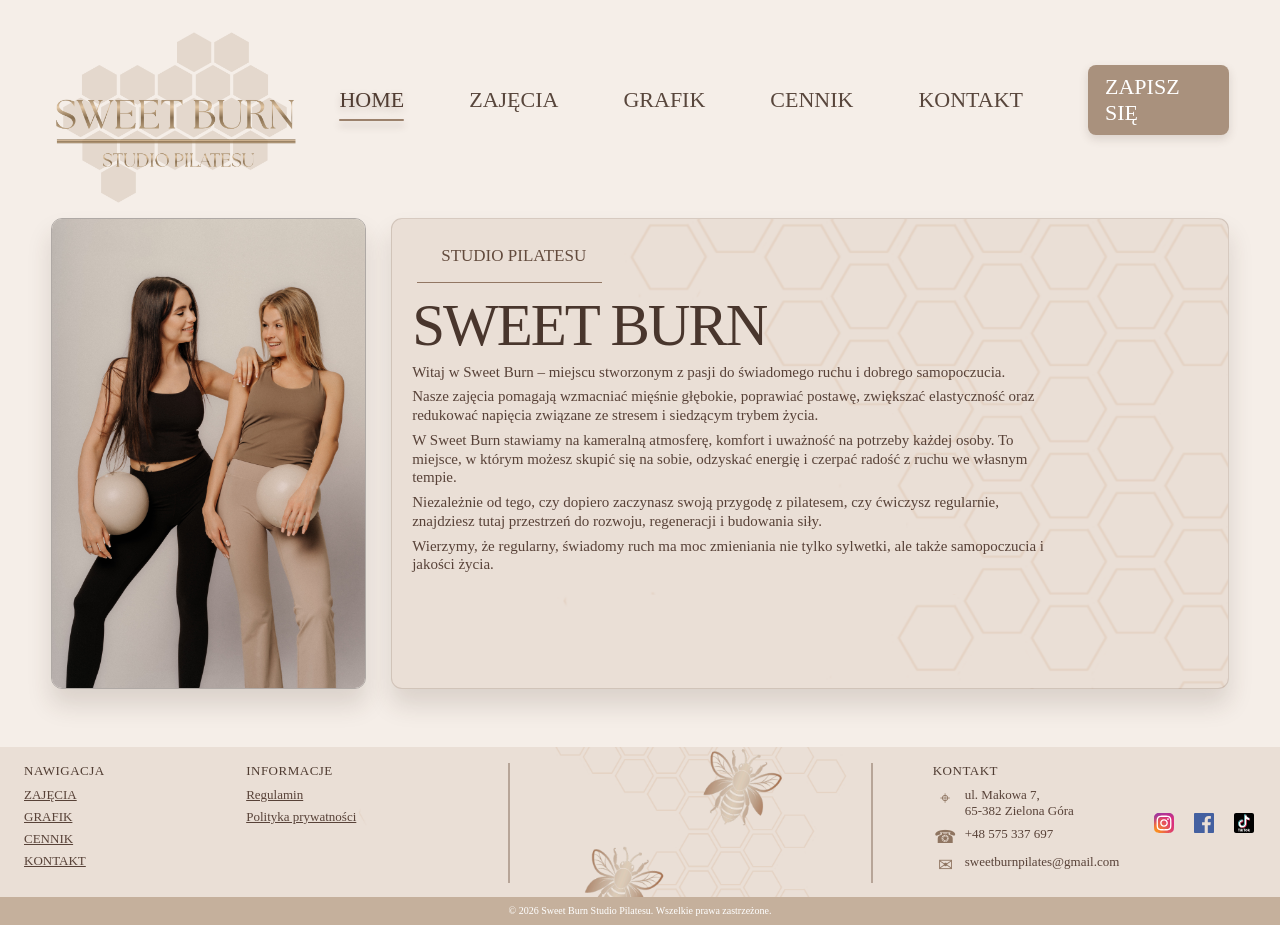
<file: index.html>
<!DOCTYPE html>
<html lang="pl">
<head>
    <meta charset="UTF-8">
    <meta name="viewport" content="width=device-width, initial-scale=1.0">

    <title>Sweet Burn – Studio Pilatesu</title>

    <meta
        name="description"
        content="Sweet Burn – studio pilatesu. Zajęcia Pilates, zdrowy ruch i świadoma praca nad ciałem."
    >

    <link rel="stylesheet" href="css/home.css">
</head>

<body>

    <!-- =========================
         HEADER
    ========================== -->

    <header class="header">

        <div class="header-container">

            <!-- LOGO -->
            <a href="index.html" class="logo">
                <img src="images/logo.png" alt="Sweet Burn Studio Pilatesu">
            </a>

            <!-- NAVIGACJA -->
            <nav class="navigation">

                <a href="index.html" class="active">HOME</a>
                <a href="zajecia.html">ZAJĘCIA</a>
                <a href="grafik.html">GRAFIK</a>
                <a href="cennik.html">CENNIK</a>
                <a href="kontakt.html">KONTAKT</a>

                <a href="zapisz.html" class="nav-button">
                    ZAPISZ SIĘ
                </a>

            </nav>

        </div>

    </header>


    <!-- =========================
         MAIN
    ========================== -->

    <main>

        <section class="home-section">

            <div class="home-container">

                <!-- ZDJĘCIE -->
                <div class="home-image">

                    <img
                        src="images/home.jpg"
                        alt="Zajęcia Pilates w Sweet Burn"
                    >

                </div>


                <!-- TREŚĆ -->
                <div class="home-content">

                    <div class="content-label">
                        STUDIO PILATESU
                    </div>

                    <div class="content-line"></div>

                    <h1>
                        SWEET BURN
                    </h1>

                    <p>
                        Witaj w Sweet Burn – miejscu stworzonym z pasji
                        do świadomego ruchu i dobrego samopoczucia.
                    </p>

                    <p>
                        Nasze zajęcia pomagają wzmacniać mięśnie głębokie,
                        poprawiać postawę, zwiększać elastyczność oraz
                        redukować napięcia związane ze stresem i siedzącym
                        trybem życia.
                    </p>

                    <p>
                        W Sweet Burn stawiamy na kameralną atmosferę,
                        komfort i uważność na potrzeby każdej osoby.
                        To miejsce, w którym możesz skupić się na sobie,
                        odzyskać energię i czerpać radość z ruchu
                        we własnym tempie.
                    </p>

                    <p>
                        Niezależnie od tego, czy dopiero zaczynasz swoją
                        przygodę z pilatesem, czy ćwiczysz regularnie,
                        znajdziesz tutaj przestrzeń do rozwoju,
                        regeneracji i budowania siły.
                    </p>

                    <p>
                        Wierzymy, że regularny, świadomy ruch ma moc
                        zmieniania nie tylko sylwetki, ale także
                        samopoczucia i jakości życia.
                    </p>

                </div>

            </div>

        </section>

    </main>


    <!-- =========================
         FOOTER
    ========================== -->

    <footer class="footer">

    <div class="footer-container">

    <!-- 1. NAWIGACJA -->
    <div class="footer-column footer-navigation">

        <h3>NAWIGACJA</h3>

        <a href="zajecia.html">ZAJĘCIA</a>
        <a href="grafik.html">GRAFIK</a>
        <a href="cennik.html">CENNIK</a>
        <a href="kontakt.html">KONTAKT</a>

    </div>


    <!-- 2. INFORMACJE -->
    <div class="footer-column footer-information">

        <h3>INFORMACJE</h3>

        <a href="#">Regulamin</a>
        <a href="#">Polityka prywatności</a>

    </div>


    <!-- 3. OZDOBNA PRZERWA -->
    <div class="footer-decoration"></div>


    <!-- 4. KONTAKT -->
    <div class="footer-column footer-contact">

        <h3>KONTAKT</h3>

        <div class="contact-item">

            <span class="contact-icon">⌖</span>

            <span>
                ul. Makowa 7,<br>
                65-382 Zielona Góra
            </span>

        </div>

        <div class="contact-item">

            <span class="contact-icon">☎</span>

            <span>
                +48 575 337 697
            </span>

        </div>

        <div class="contact-item">

            <span class="contact-icon">✉</span>

            <span>
                sweetburnpilates@gmail.com
            </span>

        </div>

    </div>


    <!-- 5. SOCIAL MEDIA -->
    <div class="socials">

        <a href="#" aria-label="Instagram">
            <img src="images/icons/instagram.svg" alt="Instagram">
        </a>

        <a href="#" aria-label="Facebook">
            <img src="images/icons/facebook.svg" alt="Facebook">
        </a>

        <a href="#" aria-label="TikTok">
            <img src="images/icons/tiktok.svg" alt="TikTok">
        </a>

    </div>

    </div>



    <!-- COPYRIGHT -->

    <div class="copyright">
        © 2026 Sweet Burn Studio Pilatesu. Wszelkie prawa zastrzeżone.
    </div>

</footer>

</body>
</html>
</file>
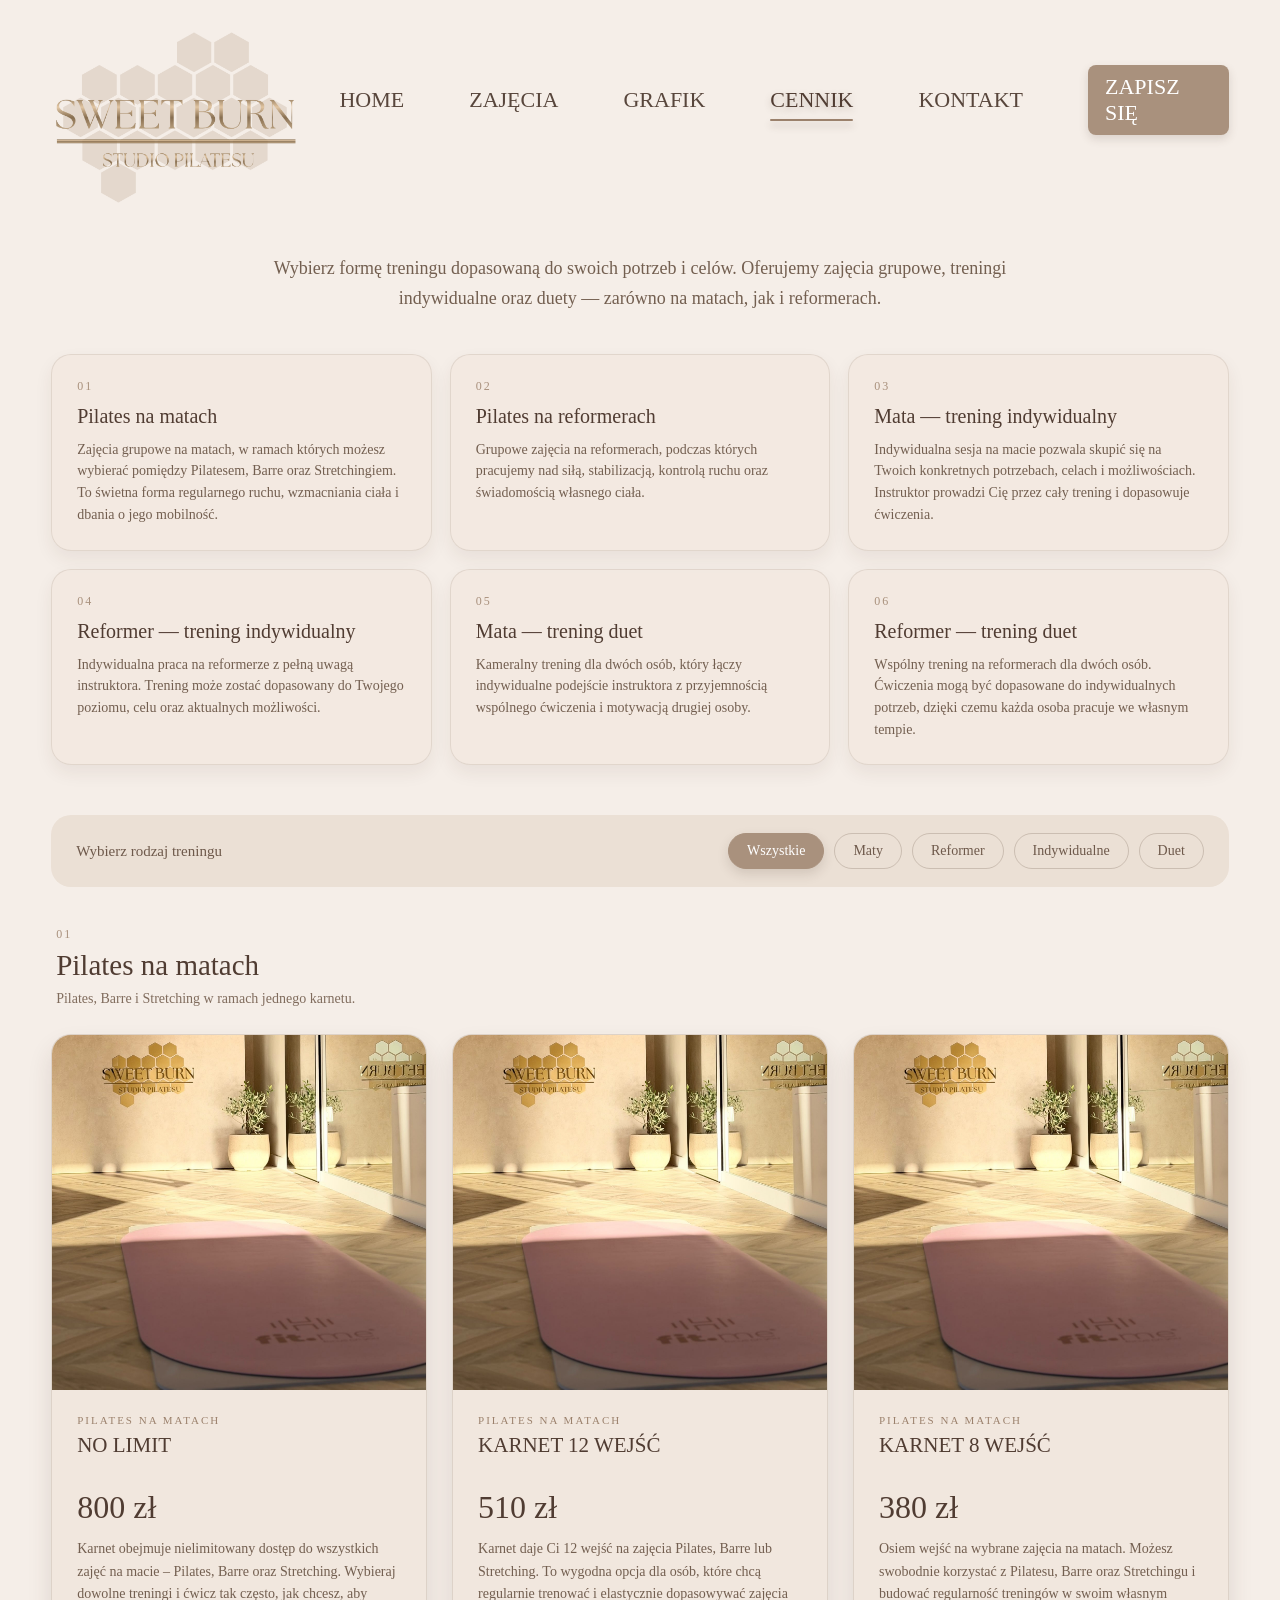
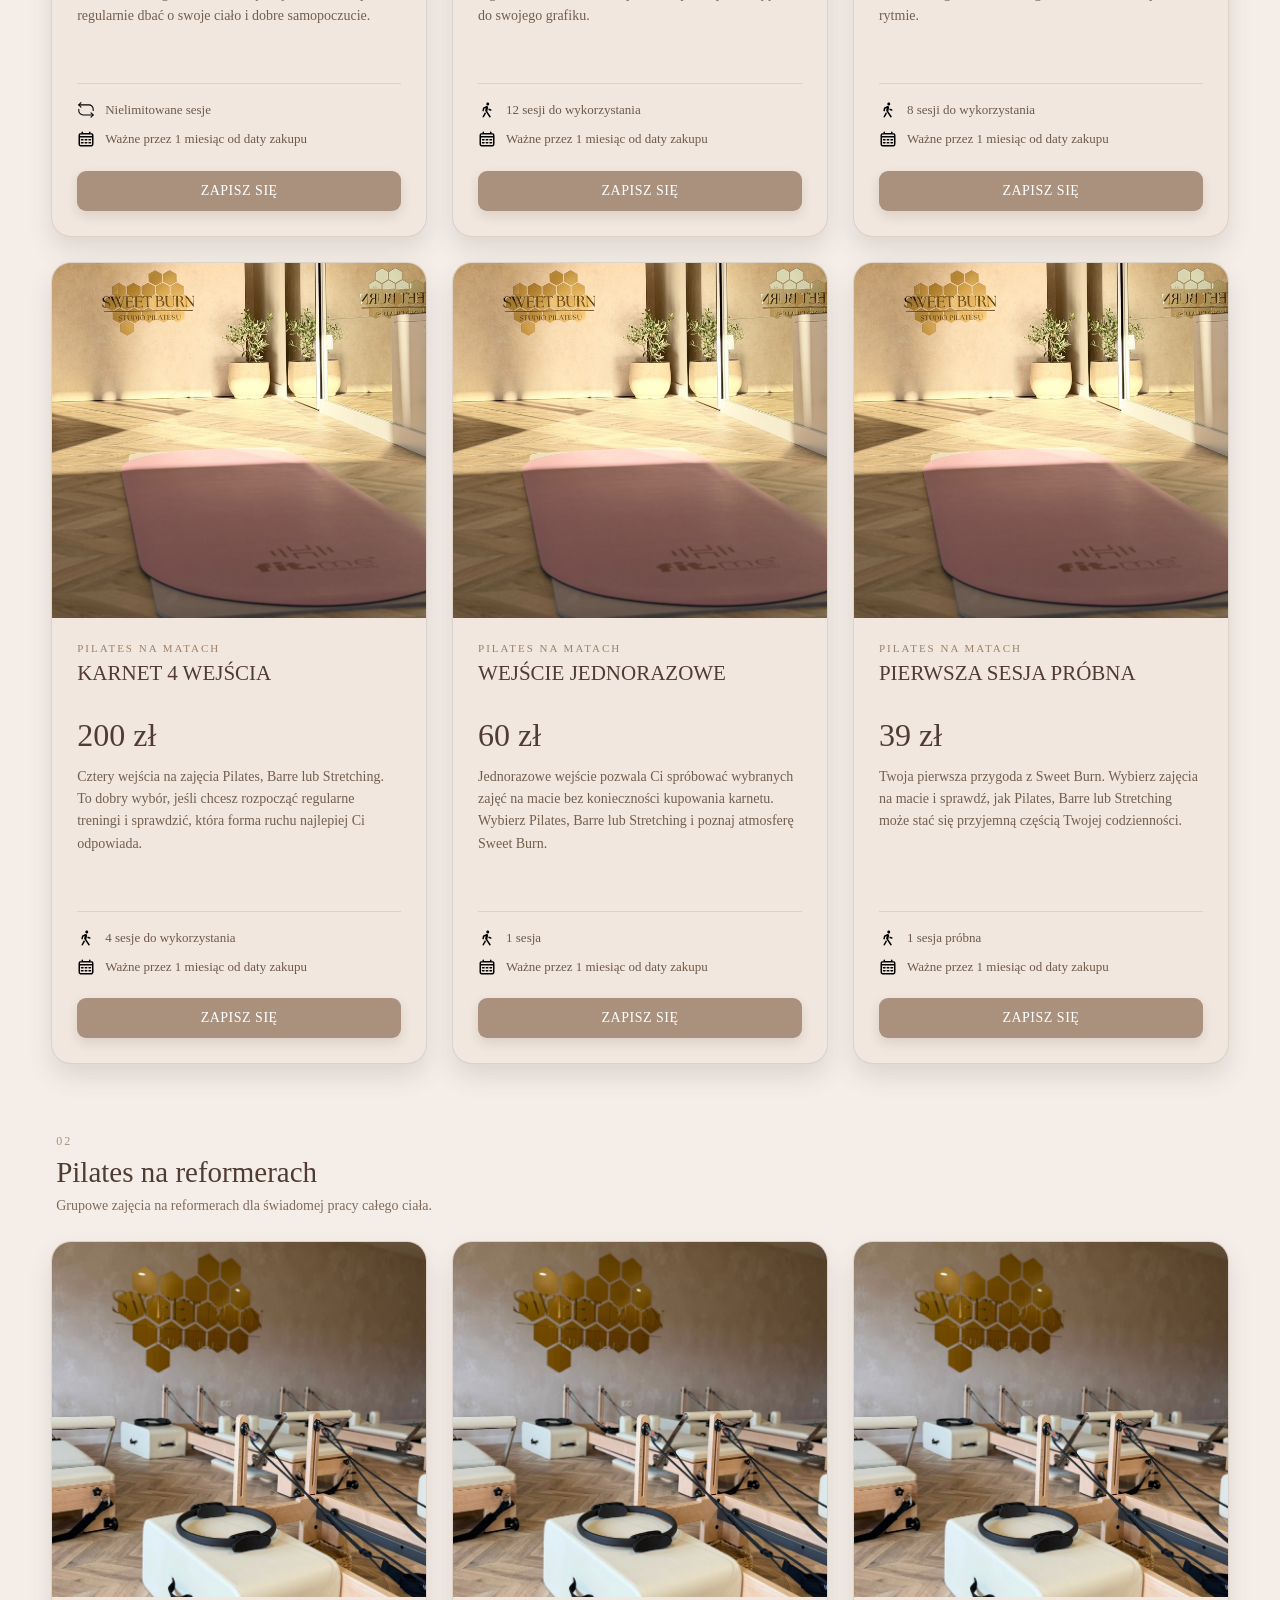
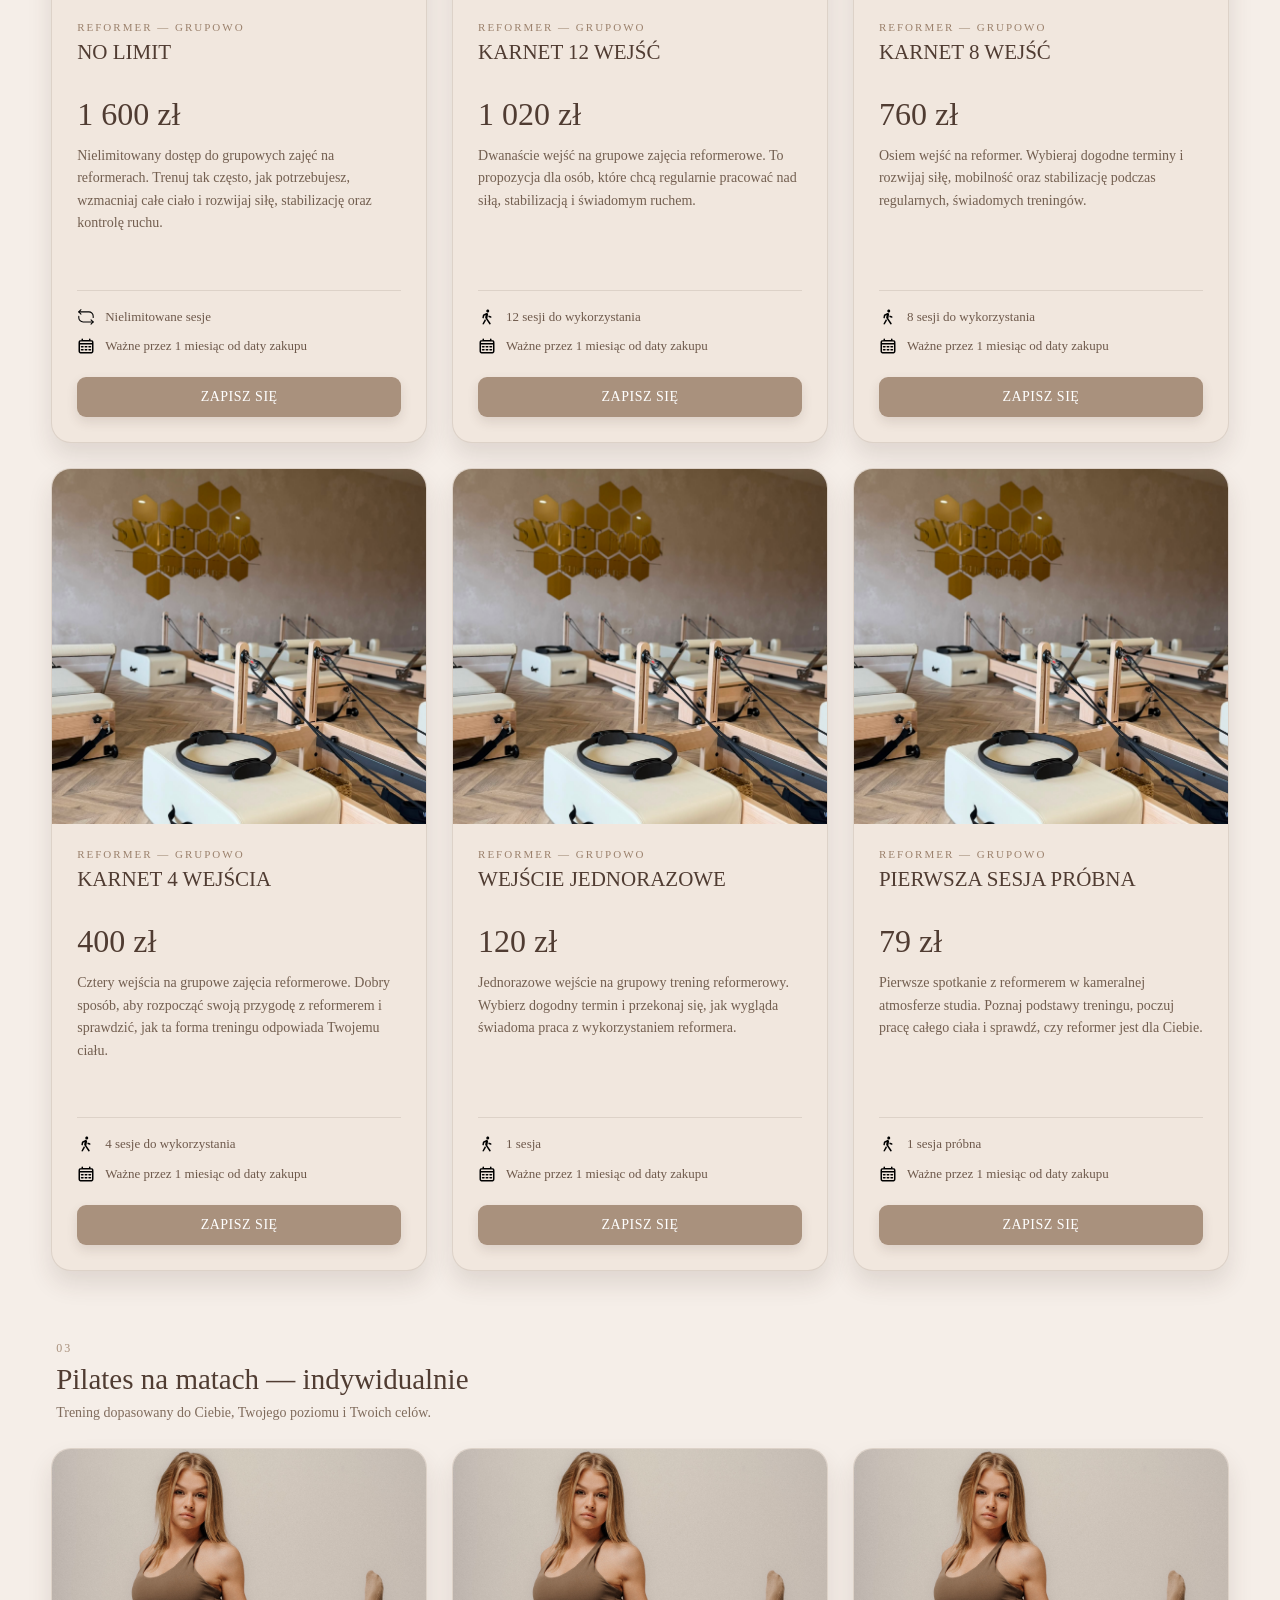
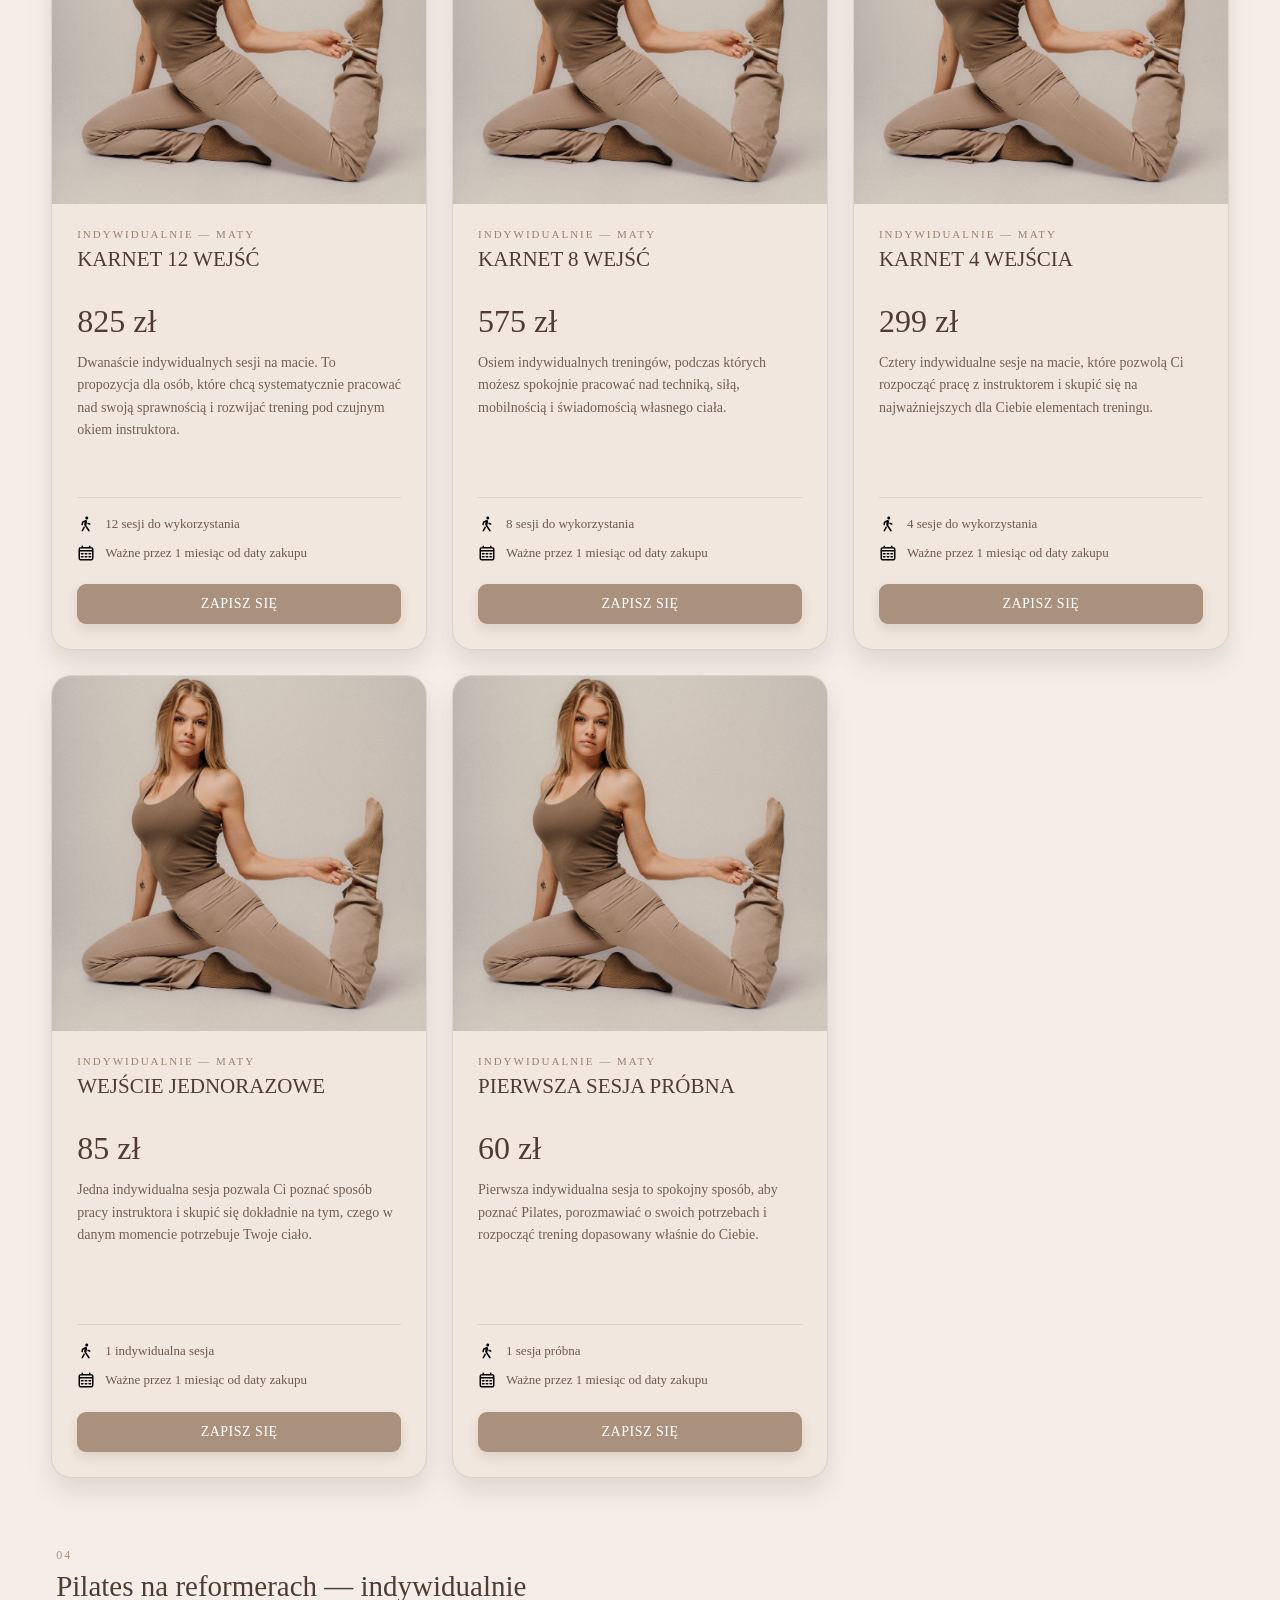
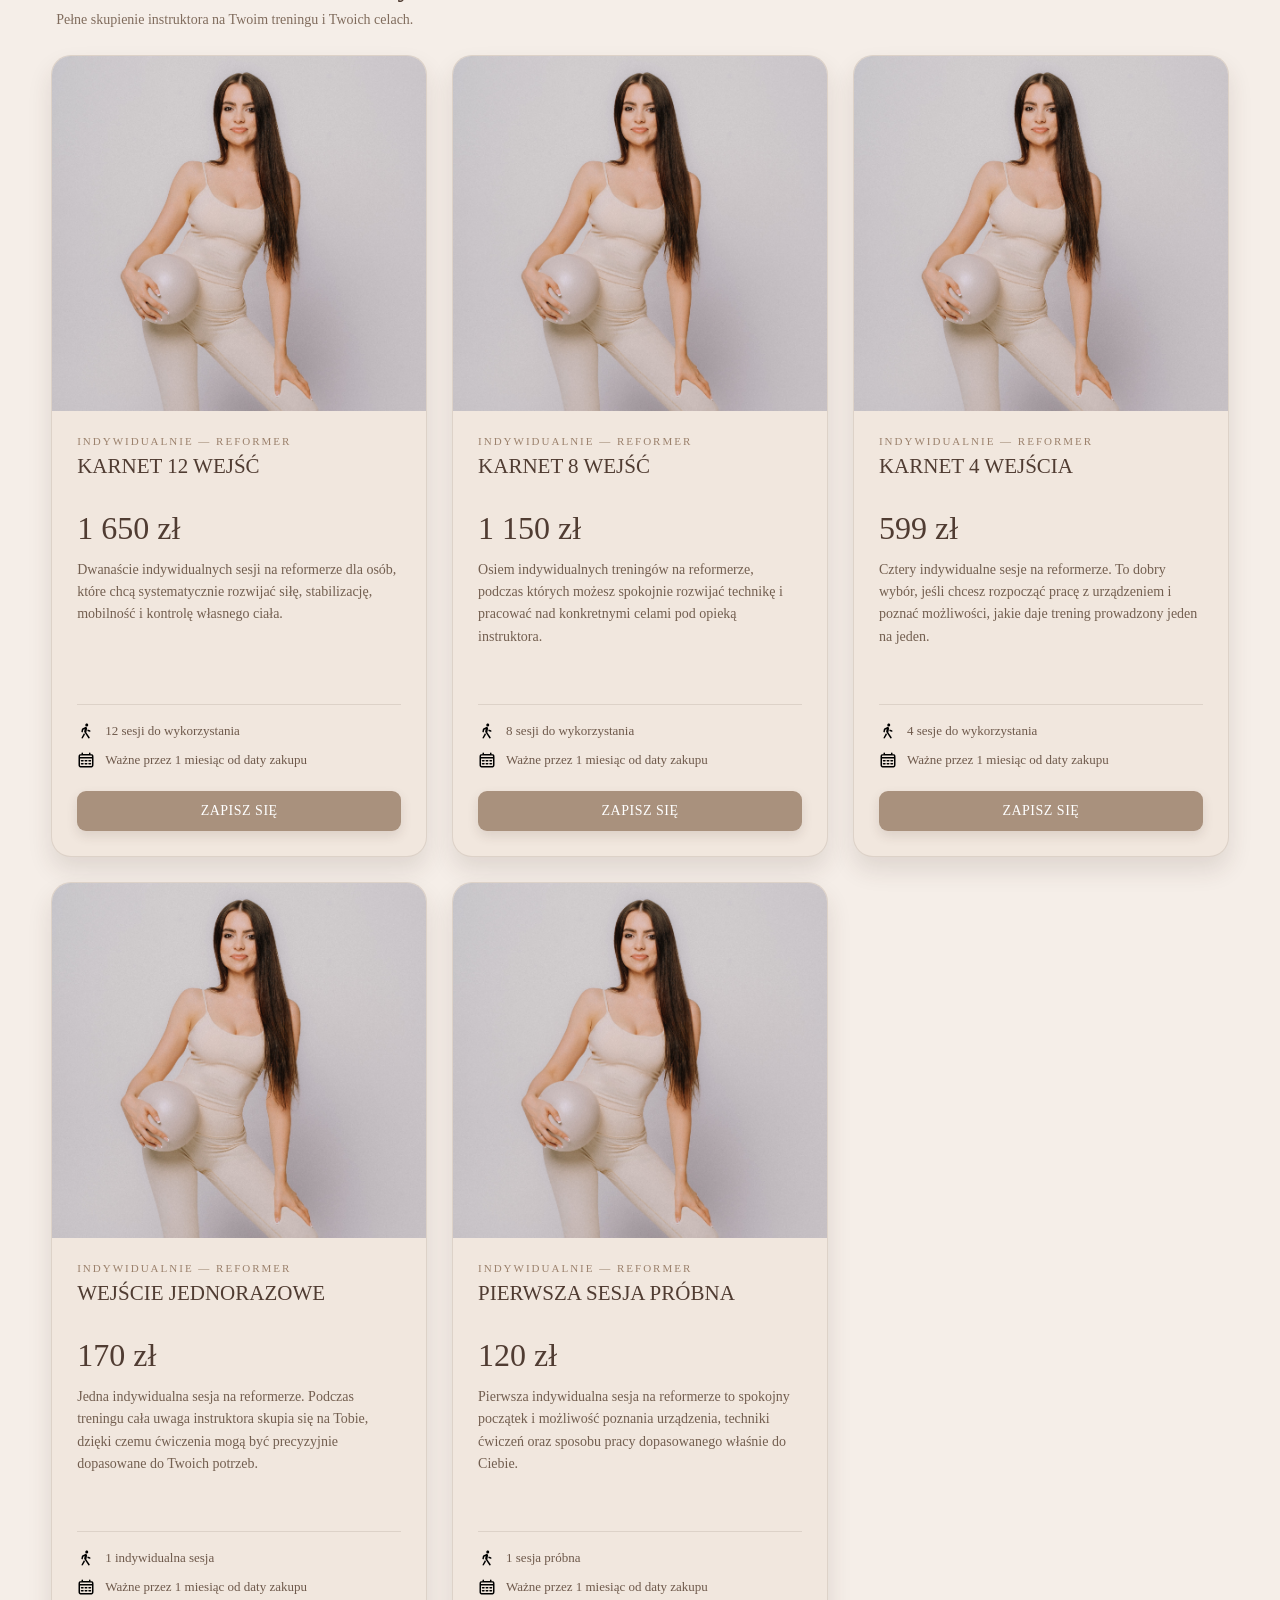
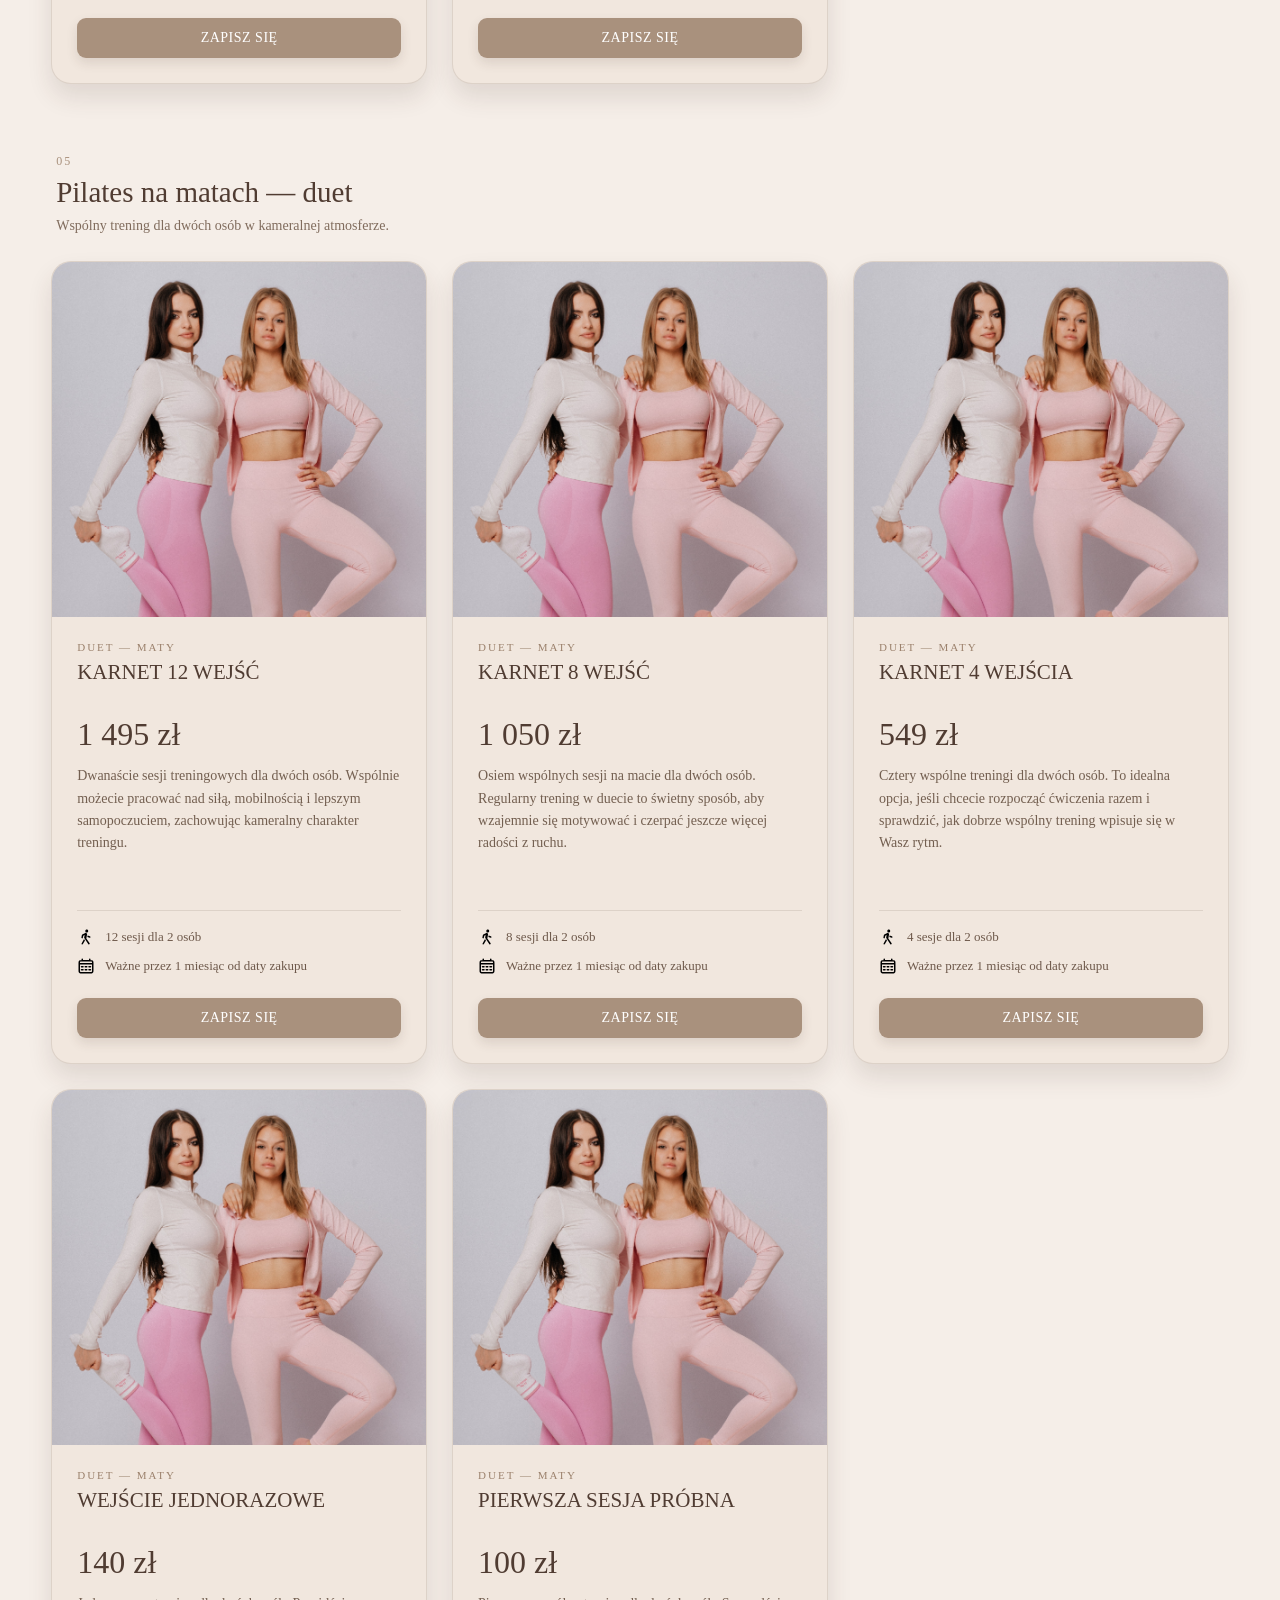
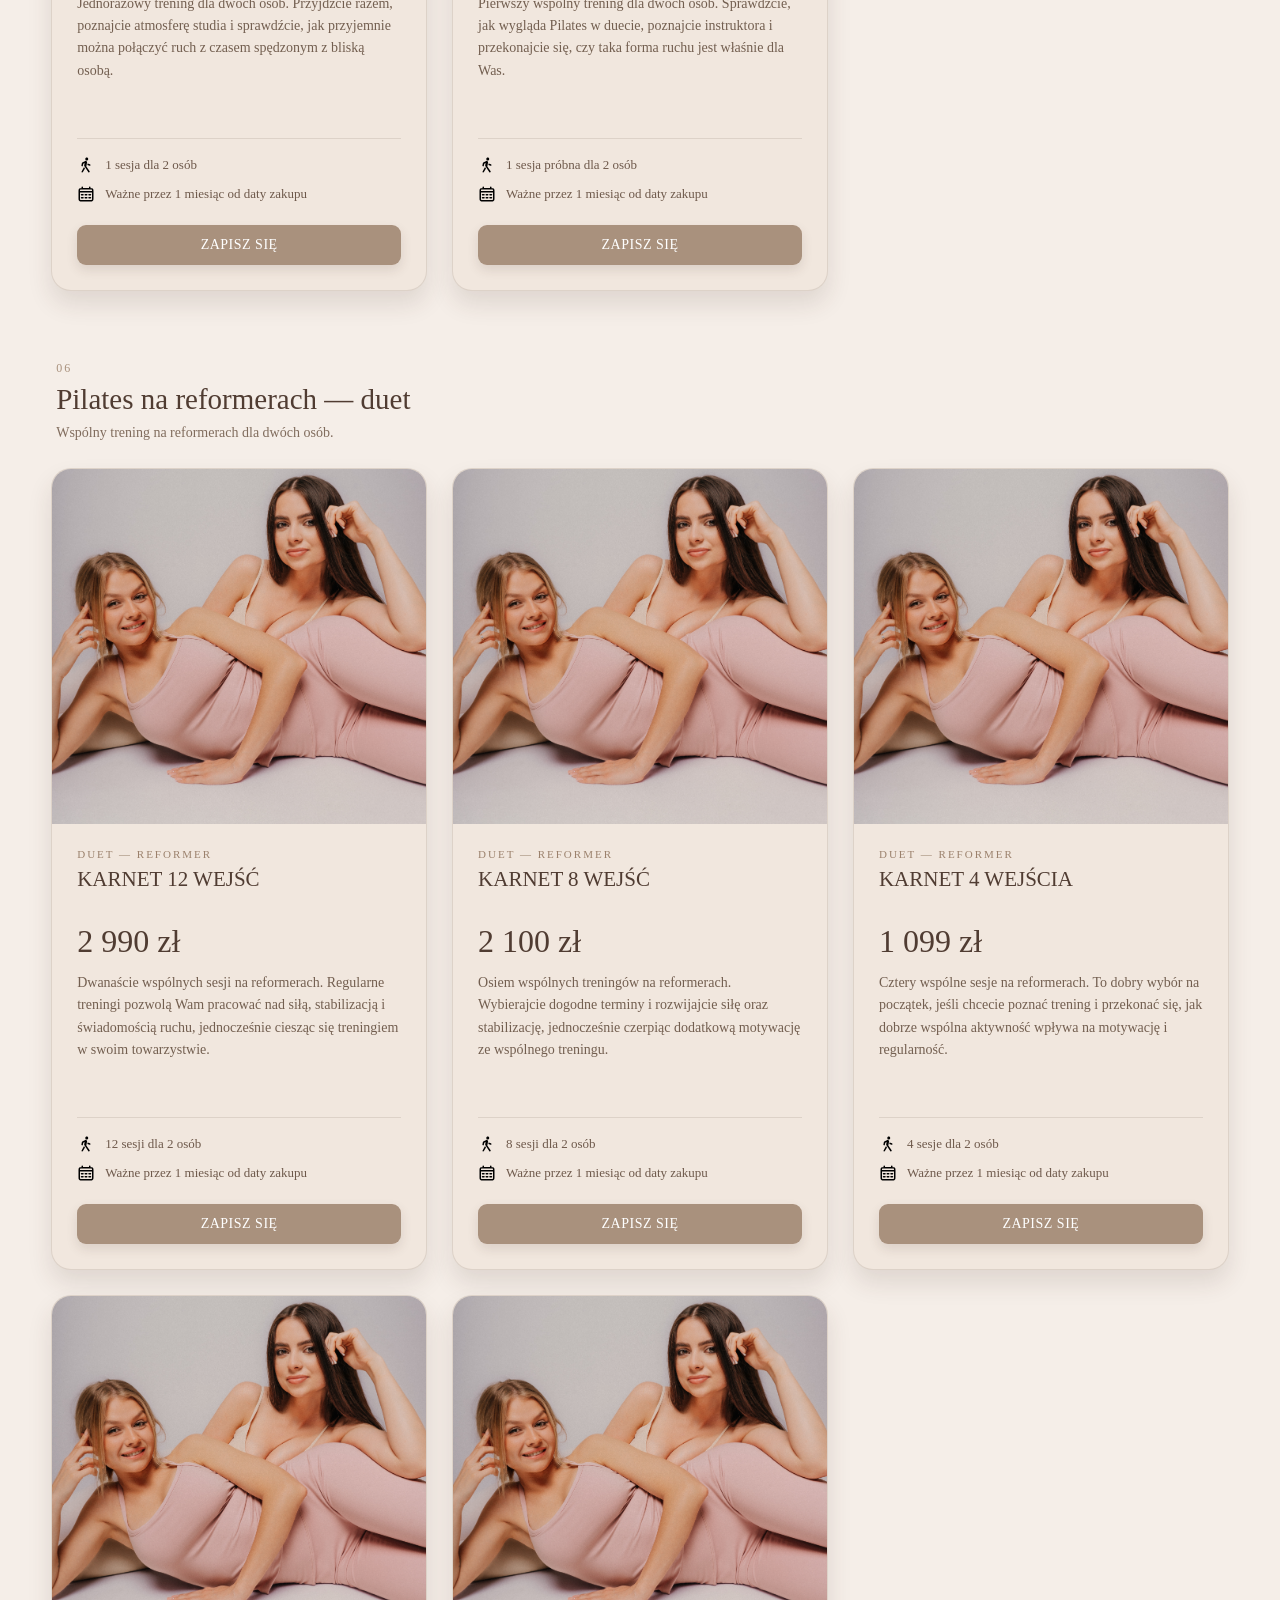
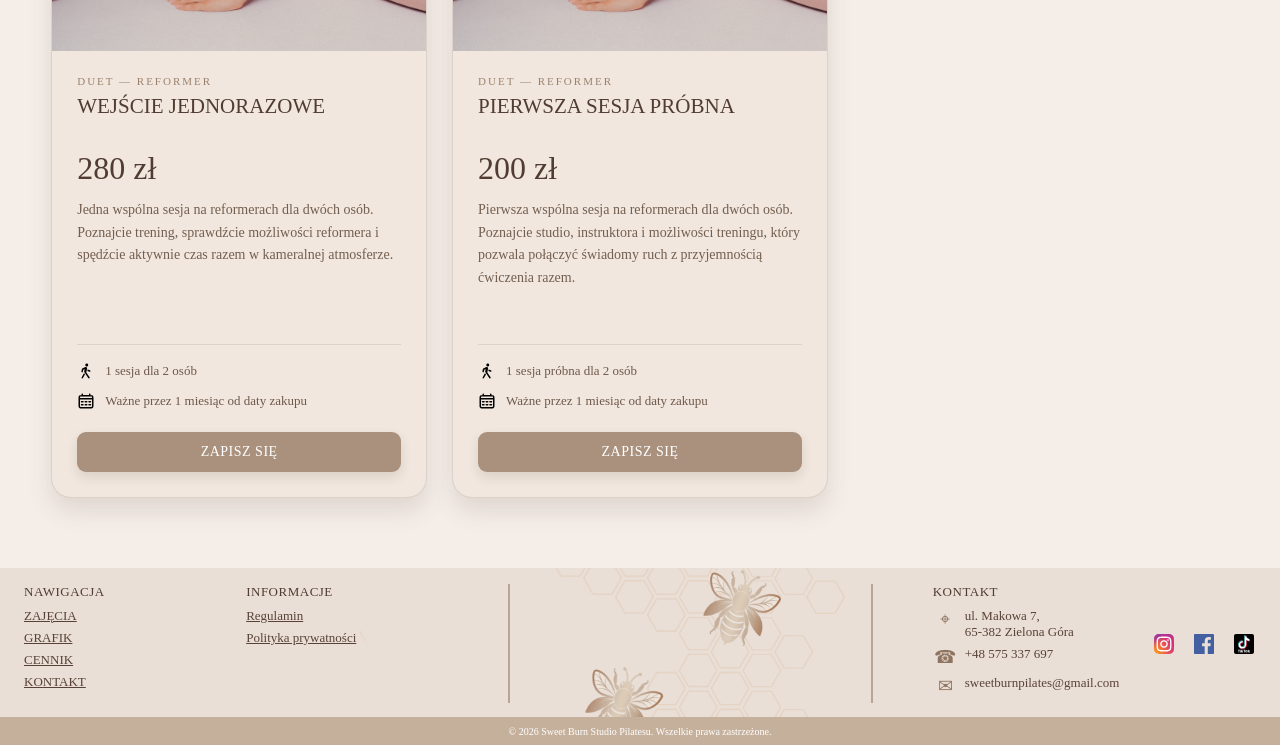
<file: cennik.html>
<!DOCTYPE html>
<html lang="pl">

<head>
    <meta charset="UTF-8">
    <meta name="viewport" content="width=device-width, initial-scale=1.0">

    <title>Cennik – Sweet Burn Studio Pilatesu</title>

    <meta
        name="description"
        content="Cennik Sweet Burn Studio Pilatesu – wybierz zajęcia grupowe, trening indywidualny lub duet."
    >

    <link rel="stylesheet" href="css/cennik.css">
</head>

<body>


    <!-- =========================
         HEADER
    ========================== -->

    <header class="header">

        <div class="header-container">


            <!-- LOGO -->

            <a href="index.html" class="logo">

                <img
                    src="images/logo.png"
                    alt="Sweet Burn Studio Pilatesu"
                >

            </a>


            <!-- NAWIGACJA -->

            <nav class="navigation">

                <a href="index.html">
                    HOME
                </a>

                <a href="zajecia.html">
                    ZAJĘCIA
                </a>

                <a href="grafik.html">
                    GRAFIK
                </a>

                <a href="cennik.html" class="active">
                    CENNIK
                </a>

                <a href="kontakt.html">
                    KONTAKT
                </a>

                <a href="zapisz.html" class="nav-button">
                    ZAPISZ SIĘ
                </a>

            </nav>

        </div>

    </header>


    <!-- =========================
         MAIN
    ========================== -->

    <main>


        <!-- =========================
             WPROWADZENIE
        ========================== -->

        <section class="pricing-intro">

            <div class="pricing-intro-container">

                <p class="intro-text">
                    Wybierz formę treningu dopasowaną do swoich
                    potrzeb i celów. Oferujemy zajęcia grupowe,
                    treningi indywidualne oraz duety — zarówno
                    na matach, jak i reformerach.
                </p>


                <!-- =========================
                     RODZAJE TRENINGÓW
                ========================== -->

                <div class="training-types">


                    <!-- 01 -->

                    <div class="training-type">

                        <div class="training-number">
                            01
                        </div>

                        <h2>
                            Pilates na matach
                        </h2>

                        <p>
                            Zajęcia grupowe na matach, w ramach
                            których możesz wybierać pomiędzy
                            Pilatesem, Barre oraz Stretchingiem.
                            To świetna forma regularnego ruchu,
                            wzmacniania ciała i dbania o jego
                            mobilność.
                        </p>

                    </div>


                    <!-- 02 -->

                    <div class="training-type">

                        <div class="training-number">
                            02
                        </div>

                        <h2>
                            Pilates na reformerach
                        </h2>

                        <p>
                            Grupowe zajęcia na reformerach,
                            podczas których pracujemy nad siłą,
                            stabilizacją, kontrolą ruchu oraz
                            świadomością własnego ciała.
                        </p>

                    </div>


                    <!-- 03 -->

                    <div class="training-type">

                        <div class="training-number">
                            03
                        </div>

                        <h2>
                            Mata — trening indywidualny
                        </h2>

                        <p>
                            Indywidualna sesja na macie pozwala
                            skupić się na Twoich konkretnych
                            potrzebach, celach i możliwościach.
                            Instruktor prowadzi Cię przez cały
                            trening i dopasowuje ćwiczenia.
                        </p>

                    </div>


                    <!-- 04 -->

                    <div class="training-type">

                        <div class="training-number">
                            04
                        </div>

                        <h2>
                            Reformer — trening indywidualny
                        </h2>

                        <p>
                            Indywidualna praca na reformerze
                            z pełną uwagą instruktora. Trening
                            może zostać dopasowany do Twojego
                            poziomu, celu oraz aktualnych
                            możliwości.
                        </p>

                    </div>


                    <!-- 05 -->

                    <div class="training-type">

                        <div class="training-number">
                            05
                        </div>

                        <h2>
                            Mata — trening duet
                        </h2>

                        <p>
                            Kameralny trening dla dwóch osób,
                            który łączy indywidualne podejście
                            instruktora z przyjemnością wspólnego
                            ćwiczenia i motywacją drugiej osoby.
                        </p>

                    </div>


                    <!-- 06 -->

                    <div class="training-type">

                        <div class="training-number">
                            06
                        </div>

                        <h2>
                            Reformer — trening duet
                        </h2>

                        <p>
                            Wspólny trening na reformerach
                            dla dwóch osób. Ćwiczenia mogą być
                            dopasowane do indywidualnych potrzeb,
                            dzięki czemu każda osoba pracuje
                            we własnym tempie.
                        </p>

                    </div>

                </div>

            </div>

        </section>


        <!-- =========================
             FILTRY
        ========================== -->

        <section class="filters-section">

            <div class="filters-container">

                <div class="filters-title">
                    Wybierz rodzaj treningu
                </div>

                <div class="filters">

                    <button
                        type="button"
                        class="filter-button active"
                        data-filter="all"
                    >
                        Wszystkie
                    </button>

                    <button
                        type="button"
                        class="filter-button"
                        data-filter="maty"
                    >
                        Maty
                    </button>

                    <button
                        type="button"
                        class="filter-button"
                        data-filter="reformer"
                    >
                        Reformer
                    </button>

                    <button
                        type="button"
                        class="filter-button"
                        data-filter="indywidualne"
                    >
                        Indywidualne
                    </button>

                    <button
                        type="button"
                        class="filter-button"
                        data-filter="duet"
                    >
                        Duet
                    </button>

                </div>

            </div>

        </section>


        <!-- =========================
             CENNIK
        ========================== -->

        <section class="pricing-section">

            <div class="pricing-container">


                <!-- =====================================================
                     01. PILATES NA MATACH
                ====================================================== -->

                <div
                    class="pricing-group"
                    data-type="maty"
                >

                    <div class="pricing-group-heading">

                        <span>
                            01
                        </span>

                        <h2>
                            Pilates na matach
                        </h2>

                        <p>
                            Pilates, Barre i Stretching
                            w ramach jednego karnetu.
                        </p>

                    </div>


                    <div class="price-cards">


                        <!-- NO LIMIT -->

                        <article class="price-card">

                            <div class="price-image">

                                <img
                                    src="images/cennik-maty.jpeg"
                                    alt="Pilates na matach"
                                >

                            </div>

                            <div class="price-content">

                                <span class="price-category">
                                    PILATES NA MATACH
                                </span>

                                <h3>
                                    NO LIMIT
                                </h3>

                                <div class="price">
                                    800 zł
                                </div>

                                <p class="price-description">
                                    Karnet obejmuje nielimitowany dostęp
                                    do wszystkich zajęć na macie –
                                    Pilates, Barre oraz Stretching.
                                    Wybieraj dowolne treningi i ćwicz
                                    tak często, jak chcesz, aby regularnie
                                    dbać o swoje ciało i dobre samopoczucie.
                                </p>

                                <div class="price-info">

                                    <div class="info-item">

                                        <img
                                            src="images/icons/repeat.svg"
                                            alt=""
                                        >

                                        <span>
                                            Nielimitowane sesje
                                        </span>

                                    </div>

                                    <div class="info-item">

                                        <img
                                            src="images/icons/calendar.svg"
                                            alt=""
                                        >

                                        <span>
                                            Ważne przez 1 miesiąc
                                            od daty zakupu
                                        </span>

                                    </div>

                                </div>

                                <a
                                    href="zapisz.html"
                                    class="price-button"
                                >
                                    ZAPISZ SIĘ
                                </a>

                            </div>

                        </article>


                        <!-- 12 -->

                        <article class="price-card">

                            <div class="price-image">

                                <img
                                    src="images/cennik-maty.jpeg"
                                    alt="Pilates na matach"
                                >

                            </div>

                            <div class="price-content">

                                <span class="price-category">
                                    PILATES NA MATACH
                                </span>

                                <h3>
                                    KARNET 12 WEJŚĆ
                                </h3>

                                <div class="price">
                                    510 zł
                                </div>

                                <p class="price-description">
                                    Karnet daje Ci 12 wejść na zajęcia
                                    Pilates, Barre lub Stretching.
                                    To wygodna opcja dla osób, które
                                    chcą regularnie trenować i elastycznie
                                    dopasowywać zajęcia do swojego grafiku.
                                </p>

                                <div class="price-info">

                                    <div class="info-item">

                                        <img
                                            src="images/icons/ticket.svg"
                                            alt=""
                                        >

                                        <span>
                                            12 sesji do wykorzystania
                                        </span>

                                    </div>

                                    <div class="info-item">

                                        <img
                                            src="images/icons/calendar.svg"
                                            alt=""
                                        >

                                        <span>
                                            Ważne przez 1 miesiąc
                                            od daty zakupu
                                        </span>

                                    </div>

                                </div>

                                <a
                                    href="zapisz.html"
                                    class="price-button"
                                >
                                    ZAPISZ SIĘ
                                </a>

                            </div>

                        </article>


                        <!-- 8 -->

                        <article class="price-card">

                            <div class="price-image">

                                <img
                                    src="images/cennik-maty.jpeg"
                                    alt="Pilates na matach"
                                >

                            </div>

                            <div class="price-content">

                                <span class="price-category">
                                    PILATES NA MATACH
                                </span>

                                <h3>
                                    KARNET 8 WEJŚĆ
                                </h3>

                                <div class="price">
                                    380 zł
                                </div>

                                <p class="price-description">
                                    Osiem wejść na wybrane zajęcia
                                    na matach. Możesz swobodnie
                                    korzystać z Pilatesu, Barre oraz
                                    Stretchingu i budować regularność
                                    treningów w swoim własnym rytmie.
                                </p>

                                <div class="price-info">

                                    <div class="info-item">

                                        <img
                                            src="images/icons/ticket.svg"
                                            alt=""
                                        >

                                        <span>
                                            8 sesji do wykorzystania
                                        </span>

                                    </div>

                                    <div class="info-item">

                                        <img
                                            src="images/icons/calendar.svg"
                                            alt=""
                                        >

                                        <span>
                                            Ważne przez 1 miesiąc
                                            od daty zakupu
                                        </span>

                                    </div>

                                </div>

                                <a
                                    href="zapisz.html"
                                    class="price-button"
                                >
                                    ZAPISZ SIĘ
                                </a>

                            </div>

                        </article>


                        <!-- 4 -->

                        <article class="price-card">

                            <div class="price-image">

                                <img
                                    src="images/cennik-maty.jpeg"
                                    alt="Pilates na matach"
                                >

                            </div>

                            <div class="price-content">

                                <span class="price-category">
                                    PILATES NA MATACH
                                </span>

                                <h3>
                                    KARNET 4 WEJŚCIA
                                </h3>

                                <div class="price">
                                    200 zł
                                </div>

                                <p class="price-description">
                                    Cztery wejścia na zajęcia Pilates,
                                    Barre lub Stretching. To dobry wybór,
                                    jeśli chcesz rozpocząć regularne
                                    treningi i sprawdzić, która forma
                                    ruchu najlepiej Ci odpowiada.
                                </p>

                                <div class="price-info">

                                    <div class="info-item">

                                        <img
                                            src="images/icons/ticket.svg"
                                            alt=""
                                        >

                                        <span>
                                            4 sesje do wykorzystania
                                        </span>

                                    </div>

                                    <div class="info-item">

                                        <img
                                            src="images/icons/calendar.svg"
                                            alt=""
                                        >

                                        <span>
                                            Ważne przez 1 miesiąc
                                            od daty zakupu
                                        </span>

                                    </div>

                                </div>

                                <a
                                    href="zapisz.html"
                                    class="price-button"
                                >
                                    ZAPISZ SIĘ
                                </a>

                            </div>

                        </article>


                        <!-- JEDNORAZOWE -->

                        <article class="price-card">

                            <div class="price-image">

                                <img
                                    src="images/cennik-maty.jpeg"
                                    alt="Pilates na matach"
                                >

                            </div>

                            <div class="price-content">

                                <span class="price-category">
                                    PILATES NA MATACH
                                </span>

                                <h3>
                                    WEJŚCIE JEDNORAZOWE
                                </h3>

                                <div class="price">
                                    60 zł
                                </div>

                                <p class="price-description">
                                    Jednorazowe wejście pozwala Ci
                                    spróbować wybranych zajęć na macie
                                    bez konieczności kupowania karnetu.
                                    Wybierz Pilates, Barre lub Stretching
                                    i poznaj atmosferę Sweet Burn.
                                </p>

                                <div class="price-info">

                                    <div class="info-item">

                                        <img
                                            src="images/icons/ticket.svg"
                                            alt=""
                                        >

                                        <span>
                                            1 sesja
                                        </span>

                                    </div>

                                    <div class="info-item">

                                        <img
                                            src="images/icons/calendar.svg"
                                            alt=""
                                        >

                                        <span>
                                            Ważne przez 1 miesiąc
                                            od daty zakupu
                                        </span>

                                    </div>

                                </div>

                                <a
                                    href="zapisz.html"
                                    class="price-button"
                                >
                                    ZAPISZ SIĘ
                                </a>

                            </div>

                        </article>


                        <!-- PRÓBNE -->

                        <article class="price-card">

                            <div class="price-image">

                                <img
                                    src="images/cennik-maty.jpeg"
                                    alt="Pilates na matach"
                                >

                            </div>

                            <div class="price-content">

                                <span class="price-category">
                                    PILATES NA MATACH
                                </span>

                                <h3>
                                    PIERWSZA SESJA PRÓBNA
                                </h3>

                                <div class="price">
                                    39 zł
                                </div>

                                <p class="price-description">
                                    Twoja pierwsza przygoda z Sweet Burn.
                                    Wybierz zajęcia na macie i sprawdź,
                                    jak Pilates, Barre lub Stretching
                                    może stać się przyjemną częścią
                                    Twojej codzienności.
                                </p>

                                <div class="price-info">

                                    <div class="info-item">

                                        <img
                                            src="images/icons/ticket.svg"
                                            alt=""
                                        >

                                        <span>
                                            1 sesja próbna
                                        </span>

                                    </div>

                                    <div class="info-item">

                                        <img
                                            src="images/icons/calendar.svg"
                                            alt=""
                                        >

                                        <span>
                                            Ważne przez 1 miesiąc
                                            od daty zakupu
                                        </span>

                                    </div>

                                </div>

                                <a
                                    href="zapisz.html"
                                    class="price-button"
                                >
                                    ZAPISZ SIĘ
                                </a>

                            </div>

                        </article>

                    </div>

                </div>


                <!-- =====================================================
                     02. REFORMER GRUPOWY
                ====================================================== -->

                <div
                    class="pricing-group"
                    data-type="reformer"
                >

                    <div class="pricing-group-heading">

                        <span>
                            02
                        </span>

                        <h2>
                            Pilates na reformerach
                        </h2>

                        <p>
                            Grupowe zajęcia na reformerach
                            dla świadomej pracy całego ciała.
                        </p>

                    </div>


                    <div class="price-cards">


                        <!-- NO LIMIT -->

                        <article class="price-card">

                            <div class="price-image">

                                <img
                                    src="images/cennik-reformer.jpeg"
                                    alt="Pilates na reformerach"
                                >

                            </div>

                            <div class="price-content">

                                <span class="price-category">
                                    REFORMER — GRUPOWO
                                </span>

                                <h3>
                                    NO LIMIT
                                </h3>

                                <div class="price">
                                    1 600 zł
                                </div>

                                <p class="price-description">
                                    Nielimitowany dostęp do grupowych
                                    zajęć na reformerach. Trenuj tak
                                    często, jak potrzebujesz, wzmacniaj
                                    całe ciało i rozwijaj siłę, stabilizację
                                    oraz kontrolę ruchu.
                                </p>

                                <div class="price-info">

                                    <div class="info-item">

                                        <img
                                            src="images/icons/repeat.svg"
                                            alt=""
                                        >

                                        <span>
                                            Nielimitowane sesje
                                        </span>

                                    </div>

                                    <div class="info-item">

                                        <img
                                            src="images/icons/calendar.svg"
                                            alt=""
                                        >

                                        <span>
                                            Ważne przez 1 miesiąc
                                            od daty zakupu
                                        </span>

                                    </div>

                                </div>

                                <a
                                    href="zapisz.html"
                                    class="price-button"
                                >
                                    ZAPISZ SIĘ
                                </a>

                            </div>

                        </article>


                        <!-- 12 -->

                        <article class="price-card">

                            <div class="price-image">

                                <img
                                    src="images/cennik-reformer.jpeg"
                                    alt="Pilates na reformerach"
                                >

                            </div>

                            <div class="price-content">

                                <span class="price-category">
                                    REFORMER — GRUPOWO
                                </span>

                                <h3>
                                    KARNET 12 WEJŚĆ
                                </h3>

                                <div class="price">
                                    1 020 zł
                                </div>

                                <p class="price-description">
                                    Dwanaście wejść na grupowe zajęcia
                                    reformerowe. To propozycja dla osób,
                                    które chcą regularnie pracować nad
                                    siłą, stabilizacją i świadomym ruchem.
                                </p>

                                <div class="price-info">

                                    <div class="info-item">

                                        <img
                                            src="images/icons/ticket.svg"
                                            alt=""
                                        >

                                        <span>
                                            12 sesji do wykorzystania
                                        </span>

                                    </div>

                                    <div class="info-item">

                                        <img
                                            src="images/icons/calendar.svg"
                                            alt=""
                                        >

                                        <span>
                                            Ważne przez 1 miesiąc
                                            od daty zakupu
                                        </span>

                                    </div>

                                </div>

                                <a
                                    href="zapisz.html"
                                    class="price-button"
                                >
                                    ZAPISZ SIĘ
                                </a>

                            </div>

                        </article>


                        <!-- 8 -->

                        <article class="price-card">

                            <div class="price-image">

                                <img
                                    src="images/cennik-reformer.jpeg"
                                    alt="Pilates na reformerach"
                                >

                            </div>

                            <div class="price-content">

                                <span class="price-category">
                                    REFORMER — GRUPOWO
                                </span>

                                <h3>
                                    KARNET 8 WEJŚĆ
                                </h3>

                                <div class="price">
                                    760 zł
                                </div>

                                <p class="price-description">
                                    Osiem wejść na reformer. Wybieraj
                                    dogodne terminy i rozwijaj siłę,
                                    mobilność oraz stabilizację podczas
                                    regularnych, świadomych treningów.
                                </p>

                                <div class="price-info">

                                    <div class="info-item">

                                        <img
                                            src="images/icons/ticket.svg"
                                            alt=""
                                        >

                                        <span>
                                            8 sesji do wykorzystania
                                        </span>

                                    </div>

                                    <div class="info-item">

                                        <img
                                            src="images/icons/calendar.svg"
                                            alt=""
                                        >

                                        <span>
                                            Ważne przez 1 miesiąc
                                            od daty zakupu
                                        </span>

                                    </div>

                                </div>

                                <a
                                    href="zapisz.html"
                                    class="price-button"
                                >
                                    ZAPISZ SIĘ
                                </a>

                            </div>

                        </article>


                        <!-- 4 -->

                        <article class="price-card">

                            <div class="price-image">

                                <img
                                    src="images/cennik-reformer.jpeg"
                                    alt="Pilates na reformerach"
                                >

                            </div>

                            <div class="price-content">

                                <span class="price-category">
                                    REFORMER — GRUPOWO
                                </span>

                                <h3>
                                    KARNET 4 WEJŚCIA
                                </h3>

                                <div class="price">
                                    400 zł
                                </div>

                                <p class="price-description">
                                    Cztery wejścia na grupowe zajęcia
                                    reformerowe. Dobry sposób, aby
                                    rozpocząć swoją przygodę z reformerem
                                    i sprawdzić, jak ta forma treningu
                                    odpowiada Twojemu ciału.
                                </p>

                                <div class="price-info">

                                    <div class="info-item">

                                        <img
                                            src="images/icons/ticket.svg"
                                            alt=""
                                        >

                                        <span>
                                            4 sesje do wykorzystania
                                        </span>

                                    </div>

                                    <div class="info-item">

                                        <img
                                            src="images/icons/calendar.svg"
                                            alt=""
                                        >

                                        <span>
                                            Ważne przez 1 miesiąc
                                            od daty zakupu
                                        </span>

                                    </div>

                                </div>

                                <a
                                    href="zapisz.html"
                                    class="price-button"
                                >
                                    ZAPISZ SIĘ
                                </a>

                            </div>

                        </article>


                        <!-- JEDNORAZOWE -->

                        <article class="price-card">

                            <div class="price-image">

                                <img
                                    src="images/cennik-reformer.jpeg"
                                    alt="Pilates na reformerach"
                                >

                            </div>

                            <div class="price-content">

                                <span class="price-category">
                                    REFORMER — GRUPOWO
                                </span>

                                <h3>
                                    WEJŚCIE JEDNORAZOWE
                                </h3>

                                <div class="price">
                                    120 zł
                                </div>

                                <p class="price-description">
                                    Jednorazowe wejście na grupowy
                                    trening reformerowy. Wybierz
                                    dogodny termin i przekonaj się,
                                    jak wygląda świadoma praca
                                    z wykorzystaniem reformera.
                                </p>

                                <div class="price-info">

                                    <div class="info-item">

                                        <img
                                            src="images/icons/ticket.svg"
                                            alt=""
                                        >

                                        <span>
                                            1 sesja
                                        </span>

                                    </div>

                                    <div class="info-item">

                                        <img
                                            src="images/icons/calendar.svg"
                                            alt=""
                                        >

                                        <span>
                                            Ważne przez 1 miesiąc
                                            od daty zakupu
                                        </span>

                                    </div>

                                </div>

                                <a
                                    href="zapisz.html"
                                    class="price-button"
                                >
                                    ZAPISZ SIĘ
                                </a>

                            </div>

                        </article>


                        <!-- PRÓBNE -->

                        <article class="price-card">

                            <div class="price-image">

                                <img
                                    src="images/cennik-reformer.jpeg"
                                    alt="Pilates na reformerach"
                                >

                            </div>

                            <div class="price-content">

                                <span class="price-category">
                                    REFORMER — GRUPOWO
                                </span>

                                <h3>
                                    PIERWSZA SESJA PRÓBNA
                                </h3>

                                <div class="price">
                                    79 zł
                                </div>

                                <p class="price-description">
                                    Pierwsze spotkanie z reformerem
                                    w kameralnej atmosferze studia.
                                    Poznaj podstawy treningu, poczuj
                                    pracę całego ciała i sprawdź,
                                    czy reformer jest dla Ciebie.
                                </p>

                                <div class="price-info">

                                    <div class="info-item">

                                        <img
                                            src="images/icons/ticket.svg"
                                            alt=""
                                        >

                                        <span>
                                            1 sesja próbna
                                        </span>

                                    </div>

                                    <div class="info-item">

                                        <img
                                            src="images/icons/calendar.svg"
                                            alt=""
                                        >

                                        <span>
                                            Ważne przez 1 miesiąc
                                            od daty zakupu
                                        </span>

                                    </div>

                                </div>

                                <a
                                    href="zapisz.html"
                                    class="price-button"
                                >
                                    ZAPISZ SIĘ
                                </a>

                            </div>

                        </article>

                    </div>

                </div>


                <!-- =====================================================
                     03. INDYWIDUALNIE — MATY
                ====================================================== -->

                <div
                    class="pricing-group"
                    data-type="indywidualne-maty"
                >

                    <div class="pricing-group-heading">

                        <span>
                            03
                        </span>

                        <h2>
                            Pilates na matach — indywidualnie
                        </h2>

                        <p>
                            Trening dopasowany do Ciebie,
                            Twojego poziomu i Twoich celów.
                        </p>

                    </div>


                    <div class="price-cards">


                        <!-- 12 -->

                        <article class="price-card">

                            <div class="price-image">

                                <img
                                    src="images/cennik-indywidualne-maty.jpg"
                                    alt="Indywidualny Pilates na matach"
                                >

                            </div>

                            <div class="price-content">

                                <span class="price-category">
                                    INDYWIDUALNIE — MATY
                                </span>

                                <h3>
                                    KARNET 12 WEJŚĆ
                                </h3>

                                <div class="price">
                                    825 zł
                                </div>

                                <p class="price-description">
                                    Dwanaście indywidualnych sesji
                                    na macie. To propozycja dla osób,
                                    które chcą systematycznie pracować
                                    nad swoją sprawnością i rozwijać
                                    trening pod czujnym okiem instruktora.
                                </p>

                                <div class="price-info">

                                    <div class="info-item">
                                        <img src="images/icons/ticket.svg" alt="">
                                        <span>12 sesji do wykorzystania</span>
                                    </div>

                                    <div class="info-item">
                                        <img src="images/icons/calendar.svg" alt="">
                                        <span>Ważne przez 1 miesiąc od daty zakupu</span>
                                    </div>

                                </div>

                                <a href="zapisz.html" class="price-button">
                                    ZAPISZ SIĘ
                                </a>

                            </div>

                        </article>


                        <!-- 8 -->

                        <article class="price-card">

                            <div class="price-image">

                                <img
                                    src="images/cennik-indywidualne-maty.jpg"
                                    alt="Indywidualny Pilates na matach"
                                >

                            </div>

                            <div class="price-content">

                                <span class="price-category">
                                    INDYWIDUALNIE — MATY
                                </span>

                                <h3>
                                    KARNET 8 WEJŚĆ
                                </h3>

                                <div class="price">
                                    575 zł
                                </div>

                                <p class="price-description">
                                    Osiem indywidualnych treningów,
                                    podczas których możesz spokojnie
                                    pracować nad techniką, siłą,
                                    mobilnością i świadomością własnego
                                    ciała.
                                </p>

                                <div class="price-info">

                                    <div class="info-item">
                                        <img src="images/icons/ticket.svg" alt="">
                                        <span>8 sesji do wykorzystania</span>
                                    </div>

                                    <div class="info-item">
                                        <img src="images/icons/calendar.svg" alt="">
                                        <span>Ważne przez 1 miesiąc od daty zakupu</span>
                                    </div>

                                </div>

                                <a href="zapisz.html" class="price-button">
                                    ZAPISZ SIĘ
                                </a>

                            </div>

                        </article>


                        <!-- 4 -->

                        <article class="price-card">

                            <div class="price-image">

                                <img
                                    src="images/cennik-indywidualne-maty.jpg"
                                    alt="Indywidualny Pilates na matach"
                                >

                            </div>

                            <div class="price-content">

                                <span class="price-category">
                                    INDYWIDUALNIE — MATY
                                </span>

                                <h3>
                                    KARNET 4 WEJŚCIA
                                </h3>

                                <div class="price">
                                    299 zł
                                </div>

                                <p class="price-description">
                                    Cztery indywidualne sesje na macie,
                                    które pozwolą Ci rozpocząć pracę
                                    z instruktorem i skupić się
                                    na najważniejszych dla Ciebie
                                    elementach treningu.
                                </p>

                                <div class="price-info">

                                    <div class="info-item">
                                        <img src="images/icons/ticket.svg" alt="">
                                        <span>4 sesje do wykorzystania</span>
                                    </div>

                                    <div class="info-item">
                                        <img src="images/icons/calendar.svg" alt="">
                                        <span>Ważne przez 1 miesiąc od daty zakupu</span>
                                    </div>

                                </div>

                                <a href="zapisz.html" class="price-button">
                                    ZAPISZ SIĘ
                                </a>

                            </div>

                        </article>


                        <!-- JEDNORAZOWE -->

                        <article class="price-card">

                            <div class="price-image">

                                <img
                                    src="images/cennik-indywidualne-maty.jpg"
                                    alt="Indywidualny Pilates na matach"
                                >

                            </div>

                            <div class="price-content">

                                <span class="price-category">
                                    INDYWIDUALNIE — MATY
                                </span>

                                <h3>
                                    WEJŚCIE JEDNORAZOWE
                                </h3>

                                <div class="price">
                                    85 zł
                                </div>

                                <p class="price-description">
                                    Jedna indywidualna sesja pozwala
                                    Ci poznać sposób pracy instruktora
                                    i skupić się dokładnie na tym,
                                    czego w danym momencie potrzebuje
                                    Twoje ciało.
                                </p>

                                <div class="price-info">

                                    <div class="info-item">
                                        <img src="images/icons/ticket.svg" alt="">
                                        <span>1 indywidualna sesja</span>
                                    </div>

                                    <div class="info-item">
                                        <img src="images/icons/calendar.svg" alt="">
                                        <span>Ważne przez 1 miesiąc od daty zakupu</span>
                                    </div>

                                </div>

                                <a href="zapisz.html" class="price-button">
                                    ZAPISZ SIĘ
                                </a>

                            </div>

                        </article>


                        <!-- PRÓBNE -->

                        <article class="price-card">

                            <div class="price-image">

                                <img
                                    src="images/cennik-indywidualne-maty.jpg"
                                    alt="Indywidualny Pilates na matach"
                                >

                            </div>

                            <div class="price-content">

                                <span class="price-category">
                                    INDYWIDUALNIE — MATY
                                </span>

                                <h3>
                                    PIERWSZA SESJA PRÓBNA
                                </h3>

                                <div class="price">
                                    60 zł
                                </div>

                                <p class="price-description">
                                    Pierwsza indywidualna sesja
                                    to spokojny sposób, aby poznać
                                    Pilates, porozmawiać o swoich
                                    potrzebach i rozpocząć trening
                                    dopasowany właśnie do Ciebie.
                                </p>

                                <div class="price-info">

                                    <div class="info-item">
                                        <img src="images/icons/ticket.svg" alt="">
                                        <span>1 sesja próbna</span>
                                    </div>

                                    <div class="info-item">
                                        <img src="images/icons/calendar.svg" alt="">
                                        <span>Ważne przez 1 miesiąc od daty zakupu</span>
                                    </div>

                                </div>

                                <a href="zapisz.html" class="price-button">
                                    ZAPISZ SIĘ
                                </a>

                            </div>

                        </article>

                    </div>

                </div>


                <!-- =====================================================
                     04. INDYWIDUALNIE — REFORMER
                ====================================================== -->

                <div
                    class="pricing-group"
                    data-type="indywidualne-reformer"
                >

                    <div class="pricing-group-heading">

                        <span>
                            04
                        </span>

                        <h2>
                            Pilates na reformerach — indywidualnie
                        </h2>

                        <p>
                            Pełne skupienie instruktora
                            na Twoim treningu i Twoich celach.
                        </p>

                    </div>


                    <div class="price-cards">


                        <!-- 12 -->

                        <article class="price-card">

                            <div class="price-image">

                                <img
                                    src="images/cennik-indywidualne-reformer.jpg"
                                    alt="Indywidualny Pilates na reformerze"
                                >

                            </div>

                            <div class="price-content">

                                <span class="price-category">
                                    INDYWIDUALNIE — REFORMER
                                </span>

                                <h3>
                                    KARNET 12 WEJŚĆ
                                </h3>

                                <div class="price">
                                    1 650 zł
                                </div>

                                <p class="price-description">
                                    Dwanaście indywidualnych sesji
                                    na reformerze dla osób, które
                                    chcą systematycznie rozwijać siłę,
                                    stabilizację, mobilność i kontrolę
                                    własnego ciała.
                                </p>

                                <div class="price-info">

                                    <div class="info-item">
                                        <img src="images/icons/ticket.svg" alt="">
                                        <span>12 sesji do wykorzystania</span>
                                    </div>

                                    <div class="info-item">
                                        <img src="images/icons/calendar.svg" alt="">
                                        <span>Ważne przez 1 miesiąc od daty zakupu</span>
                                    </div>

                                </div>

                                <a href="zapisz.html" class="price-button">
                                    ZAPISZ SIĘ
                                </a>

                            </div>

                        </article>


                        <!-- 8 -->

                        <article class="price-card">

                            <div class="price-image">

                                <img
                                    src="images/cennik-indywidualne-reformer.jpg"
                                    alt="Indywidualny Pilates na reformerze"
                                >

                            </div>

                            <div class="price-content">

                                <span class="price-category">
                                    INDYWIDUALNIE — REFORMER
                                </span>

                                <h3>
                                    KARNET 8 WEJŚĆ
                                </h3>

                                <div class="price">
                                    1 150 zł
                                </div>

                                <p class="price-description">
                                    Osiem indywidualnych treningów
                                    na reformerze, podczas których
                                    możesz spokojnie rozwijać technikę
                                    i pracować nad konkretnymi celami
                                    pod opieką instruktora.
                                </p>

                                <div class="price-info">

                                    <div class="info-item">
                                        <img src="images/icons/ticket.svg" alt="">
                                        <span>8 sesji do wykorzystania</span>
                                    </div>

                                    <div class="info-item">
                                        <img src="images/icons/calendar.svg" alt="">
                                        <span>Ważne przez 1 miesiąc od daty zakupu</span>
                                    </div>

                                </div>

                                <a href="zapisz.html" class="price-button">
                                    ZAPISZ SIĘ
                                </a>

                            </div>

                        </article>


                        <!-- 4 -->

                        <article class="price-card">

                            <div class="price-image">

                                <img
                                    src="images/cennik-indywidualne-reformer.jpg"
                                    alt="Indywidualny Pilates na reformerze"
                                >

                            </div>

                            <div class="price-content">

                                <span class="price-category">
                                    INDYWIDUALNIE — REFORMER
                                </span>

                                <h3>
                                    KARNET 4 WEJŚCIA
                                </h3>

                                <div class="price">
                                    599 zł
                                </div>

                                <p class="price-description">
                                    Cztery indywidualne sesje na reformerze.
                                    To dobry wybór, jeśli chcesz rozpocząć
                                    pracę z urządzeniem i poznać możliwości,
                                    jakie daje trening prowadzony jeden na jeden.
                                </p>

                                <div class="price-info">

                                    <div class="info-item">
                                        <img src="images/icons/ticket.svg" alt="">
                                        <span>4 sesje do wykorzystania</span>
                                    </div>

                                    <div class="info-item">
                                        <img src="images/icons/calendar.svg" alt="">
                                        <span>Ważne przez 1 miesiąc od daty zakupu</span>
                                    </div>

                                </div>

                                <a href="zapisz.html" class="price-button">
                                    ZAPISZ SIĘ
                                </a>

                            </div>

                        </article>


                        <!-- JEDNORAZOWE -->

                        <article class="price-card">

                            <div class="price-image">

                                <img
                                    src="images/cennik-indywidualne-reformer.jpg"
                                    alt="Indywidualny Pilates na reformerze"
                                >

                            </div>

                            <div class="price-content">

                                <span class="price-category">
                                    INDYWIDUALNIE — REFORMER
                                </span>

                                <h3>
                                    WEJŚCIE JEDNORAZOWE
                                </h3>

                                <div class="price">
                                    170 zł
                                </div>

                                <p class="price-description">
                                    Jedna indywidualna sesja na reformerze.
                                    Podczas treningu cała uwaga instruktora
                                    skupia się na Tobie, dzięki czemu
                                    ćwiczenia mogą być precyzyjnie dopasowane
                                    do Twoich potrzeb.
                                </p>

                                <div class="price-info">

                                    <div class="info-item">
                                        <img src="images/icons/ticket.svg" alt="">
                                        <span>1 indywidualna sesja</span>
                                    </div>

                                    <div class="info-item">
                                        <img src="images/icons/calendar.svg" alt="">
                                        <span>Ważne przez 1 miesiąc od daty zakupu</span>
                                    </div>

                                </div>

                                <a href="zapisz.html" class="price-button">
                                    ZAPISZ SIĘ
                                </a>

                            </div>

                        </article>


                        <!-- PRÓBNE -->

                        <article class="price-card">

                            <div class="price-image">

                                <img
                                    src="images/cennik-indywidualne-reformer.jpg"
                                    alt="Indywidualny Pilates na reformerze"
                                >

                            </div>

                            <div class="price-content">

                                <span class="price-category">
                                    INDYWIDUALNIE — REFORMER
                                </span>

                                <h3>
                                    PIERWSZA SESJA PRÓBNA
                                </h3>

                                <div class="price">
                                    120 zł
                                </div>

                                <p class="price-description">
                                    Pierwsza indywidualna sesja na reformerze
                                    to spokojny początek i możliwość poznania
                                    urządzenia, techniki ćwiczeń oraz sposobu
                                    pracy dopasowanego właśnie do Ciebie.
                                </p>

                                <div class="price-info">

                                    <div class="info-item">
                                        <img src="images/icons/ticket.svg" alt="">
                                        <span>1 sesja próbna</span>
                                    </div>

                                    <div class="info-item">
                                        <img src="images/icons/calendar.svg" alt="">
                                        <span>Ważne przez 1 miesiąc od daty zakupu</span>
                                    </div>

                                </div>

                                <a href="zapisz.html" class="price-button">
                                    ZAPISZ SIĘ
                                </a>

                            </div>

                        </article>

                    </div>

                </div>


                <!-- =====================================================
                     05. DUET — MATY
                ====================================================== -->

                <div
                    class="pricing-group"
                    data-type="duet-maty"
                >

                    <div class="pricing-group-heading">

                        <span>
                            05
                        </span>

                        <h2>
                            Pilates na matach — duet
                        </h2>

                        <p>
                            Wspólny trening dla dwóch osób
                            w kameralnej atmosferze.
                        </p>

                    </div>


                    <div class="price-cards">


                        <!-- 12 -->

                        <article class="price-card">

                            <div class="price-image">

                                <img
                                    src="images/cennik-duet-maty.jpg"
                                    alt="Pilates na matach w duecie"
                                >

                            </div>

                            <div class="price-content">

                                <span class="price-category">
                                    DUET — MATY
                                </span>

                                <h3>
                                    KARNET 12 WEJŚĆ
                                </h3>

                                <div class="price">
                                    1 495 zł
                                </div>

                                <p class="price-description">
                                    Dwanaście sesji treningowych
                                    dla dwóch osób. Wspólnie możecie
                                    pracować nad siłą, mobilnością
                                    i lepszym samopoczuciem, zachowując
                                    kameralny charakter treningu.
                                </p>

                                <div class="price-info">

                                    <div class="info-item">
                                        <img src="images/icons/ticket.svg" alt="">
                                        <span>12 sesji dla 2 osób</span>
                                    </div>

                                    <div class="info-item">
                                        <img src="images/icons/calendar.svg" alt="">
                                        <span>Ważne przez 1 miesiąc od daty zakupu</span>
                                    </div>

                                </div>

                                <a href="zapisz.html" class="price-button">
                                    ZAPISZ SIĘ
                                </a>

                            </div>

                        </article>


                        <!-- 8 -->

                        <article class="price-card">

                            <div class="price-image">

                                <img
                                    src="images/cennik-duet-maty.jpg"
                                    alt="Pilates na matach w duecie"
                                >

                            </div>

                            <div class="price-content">

                                <span class="price-category">
                                    DUET — MATY
                                </span>

                                <h3>
                                    KARNET 8 WEJŚĆ
                                </h3>

                                <div class="price">
                                    1 050 zł
                                </div>

                                <p class="price-description">
                                    Osiem wspólnych sesji na macie
                                    dla dwóch osób. Regularny trening
                                    w duecie to świetny sposób,
                                    aby wzajemnie się motywować
                                    i czerpać jeszcze więcej radości
                                    z ruchu.
                                </p>

                                <div class="price-info">

                                    <div class="info-item">
                                        <img src="images/icons/ticket.svg" alt="">
                                        <span>8 sesji dla 2 osób</span>
                                    </div>

                                    <div class="info-item">
                                        <img src="images/icons/calendar.svg" alt="">
                                        <span>Ważne przez 1 miesiąc od daty zakupu</span>
                                    </div>

                                </div>

                                <a href="zapisz.html" class="price-button">
                                    ZAPISZ SIĘ
                                </a>

                            </div>

                        </article>


                        <!-- 4 -->

                        <article class="price-card">

                            <div class="price-image">

                                <img
                                    src="images/cennik-duet-maty.jpg"
                                    alt="Pilates na matach w duecie"
                                >

                            </div>

                            <div class="price-content">

                                <span class="price-category">
                                    DUET — MATY
                                </span>

                                <h3>
                                    KARNET 4 WEJŚCIA
                                </h3>

                                <div class="price">
                                    549 zł
                                </div>

                                <p class="price-description">
                                    Cztery wspólne treningi dla dwóch osób.
                                    To idealna opcja, jeśli chcecie rozpocząć
                                    ćwiczenia razem i sprawdzić, jak dobrze
                                    wspólny trening wpisuje się w Wasz rytm.
                                </p>

                                <div class="price-info">

                                    <div class="info-item">
                                        <img src="images/icons/ticket.svg" alt="">
                                        <span>4 sesje dla 2 osób</span>
                                    </div>

                                    <div class="info-item">
                                        <img src="images/icons/calendar.svg" alt="">
                                        <span>Ważne przez 1 miesiąc od daty zakupu</span>
                                    </div>

                                </div>

                                <a href="zapisz.html" class="price-button">
                                    ZAPISZ SIĘ
                                </a>

                            </div>

                        </article>


                        <!-- JEDNORAZOWE -->

                        <article class="price-card">

                            <div class="price-image">

                                <img
                                    src="images/cennik-duet-maty.jpg"
                                    alt="Pilates na matach w duecie"
                                >

                            </div>

                            <div class="price-content">

                                <span class="price-category">
                                    DUET — MATY
                                </span>

                                <h3>
                                    WEJŚCIE JEDNORAZOWE
                                </h3>

                                <div class="price">
                                    140 zł
                                </div>

                                <p class="price-description">
                                    Jednorazowy trening dla dwóch osób.
                                    Przyjdźcie razem, poznajcie atmosferę
                                    studia i sprawdźcie, jak przyjemnie
                                    można połączyć ruch z czasem spędzonym
                                    z bliską osobą.
                                </p>

                                <div class="price-info">

                                    <div class="info-item">
                                        <img src="images/icons/ticket.svg" alt="">
                                        <span>1 sesja dla 2 osób</span>
                                    </div>

                                    <div class="info-item">
                                        <img src="images/icons/calendar.svg" alt="">
                                        <span>Ważne przez 1 miesiąc od daty zakupu</span>
                                    </div>

                                </div>

                                <a href="zapisz.html" class="price-button">
                                    ZAPISZ SIĘ
                                </a>

                            </div>

                        </article>


                        <!-- PRÓBNE -->

                        <article class="price-card">

                            <div class="price-image">

                                <img
                                    src="images/cennik-duet-maty.jpg"
                                    alt="Pilates na matach w duecie"
                                >

                            </div>

                            <div class="price-content">

                                <span class="price-category">
                                    DUET — MATY
                                </span>

                                <h3>
                                    PIERWSZA SESJA PRÓBNA
                                </h3>

                                <div class="price">
                                    100 zł
                                </div>

                                <p class="price-description">
                                    Pierwszy wspólny trening dla dwóch osób.
                                    Sprawdźcie, jak wygląda Pilates w duecie,
                                    poznajcie instruktora i przekonajcie się,
                                    czy taka forma ruchu jest właśnie dla Was.
                                </p>

                                <div class="price-info">

                                    <div class="info-item">
                                        <img src="images/icons/ticket.svg" alt="">
                                        <span>1 sesja próbna dla 2 osób</span>
                                    </div>

                                    <div class="info-item">
                                        <img src="images/icons/calendar.svg" alt="">
                                        <span>Ważne przez 1 miesiąc od daty zakupu</span>
                                    </div>

                                </div>

                                <a href="zapisz.html" class="price-button">
                                    ZAPISZ SIĘ
                                </a>

                            </div>

                        </article>

                    </div>

                </div>


                <!-- =====================================================
                     06. DUET — REFORMER
                ====================================================== -->

                <div
                    class="pricing-group"
                    data-type="duet-reformer"
                >

                    <div class="pricing-group-heading">

                        <span>
                            06
                        </span>

                        <h2>
                            Pilates na reformerach — duet
                        </h2>

                        <p>
                            Wspólny trening na reformerach
                            dla dwóch osób.
                        </p>

                    </div>


                    <div class="price-cards">


                        <!-- 12 -->

                        <article class="price-card">

                            <div class="price-image">

                                <img
                                    src="images/cennik-duet-reformer.jpg"
                                    alt="Pilates na reformerach w duecie"
                                >

                            </div>

                            <div class="price-content">

                                <span class="price-category">
                                    DUET — REFORMER
                                </span>

                                <h3>
                                    KARNET 12 WEJŚĆ
                                </h3>

                                <div class="price">
                                    2 990 zł
                                </div>

                                <p class="price-description">
                                    Dwanaście wspólnych sesji na reformerach.
                                    Regularne treningi pozwolą Wam pracować
                                    nad siłą, stabilizacją i świadomością
                                    ruchu, jednocześnie ciesząc się
                                    treningiem w swoim towarzystwie.
                                </p>

                                <div class="price-info">

                                    <div class="info-item">
                                        <img src="images/icons/ticket.svg" alt="">
                                        <span>12 sesji dla 2 osób</span>
                                    </div>

                                    <div class="info-item">
                                        <img src="images/icons/calendar.svg" alt="">
                                        <span>Ważne przez 1 miesiąc od daty zakupu</span>
                                    </div>

                                </div>

                                <a href="zapisz.html" class="price-button">
                                    ZAPISZ SIĘ
                                </a>

                            </div>

                        </article>


                        <!-- 8 -->

                        <article class="price-card">

                            <div class="price-image">

                                <img
                                    src="images/cennik-duet-reformer.jpg"
                                    alt="Pilates na reformerach w duecie"
                                >

                            </div>

                            <div class="price-content">

                                <span class="price-category">
                                    DUET — REFORMER
                                </span>

                                <h3>
                                    KARNET 8 WEJŚĆ
                                </h3>

                                <div class="price">
                                    2 100 zł
                                </div>

                                <p class="price-description">
                                    Osiem wspólnych treningów na reformerach.
                                    Wybierajcie dogodne terminy i rozwijajcie
                                    siłę oraz stabilizację, jednocześnie
                                    czerpiąc dodatkową motywację ze wspólnego
                                    treningu.
                                </p>

                                <div class="price-info">

                                    <div class="info-item">
                                        <img src="images/icons/ticket.svg" alt="">
                                        <span>8 sesji dla 2 osób</span>
                                    </div>

                                    <div class="info-item">
                                        <img src="images/icons/calendar.svg" alt="">
                                        <span>Ważne przez 1 miesiąc od daty zakupu</span>
                                    </div>

                                </div>

                                <a href="zapisz.html" class="price-button">
                                    ZAPISZ SIĘ
                                </a>

                            </div>

                        </article>


                        <!-- 4 -->

                        <article class="price-card">

                            <div class="price-image">

                                <img
                                    src="images/cennik-duet-reformer.jpg"
                                    alt="Pilates na reformerach w duecie"
                                >

                            </div>

                            <div class="price-content">

                                <span class="price-category">
                                    DUET — REFORMER
                                </span>

                                <h3>
                                    KARNET 4 WEJŚCIA
                                </h3>

                                <div class="price">
                                    1 099 zł
                                </div>

                                <p class="price-description">
                                    Cztery wspólne sesje na reformerach.
                                    To dobry wybór na początek, jeśli
                                    chcecie poznać trening i przekonać się,
                                    jak dobrze wspólna aktywność wpływa
                                    na motywację i regularność.
                                </p>

                                <div class="price-info">

                                    <div class="info-item">
                                        <img src="images/icons/ticket.svg" alt="">
                                        <span>4 sesje dla 2 osób</span>
                                    </div>

                                    <div class="info-item">
                                        <img src="images/icons/calendar.svg" alt="">
                                        <span>Ważne przez 1 miesiąc od daty zakupu</span>
                                    </div>

                                </div>

                                <a href="zapisz.html" class="price-button">
                                    ZAPISZ SIĘ
                                </a>

                            </div>

                        </article>


                        <!-- JEDNORAZOWE -->

                        <article class="price-card">

                            <div class="price-image">

                                <img
                                    src="images/cennik-duet-reformer.jpg"
                                    alt="Pilates na reformerach w duecie"
                                >

                            </div>

                            <div class="price-content">

                                <span class="price-category">
                                    DUET — REFORMER
                                </span>

                                <h3>
                                    WEJŚCIE JEDNORAZOWE
                                </h3>

                                <div class="price">
                                    280 zł
                                </div>

                                <p class="price-description">
                                    Jedna wspólna sesja na reformerach
                                    dla dwóch osób. Poznajcie trening,
                                    sprawdźcie możliwości reformera
                                    i spędźcie aktywnie czas razem
                                    w kameralnej atmosferze.
                                </p>

                                <div class="price-info">

                                    <div class="info-item">
                                        <img src="images/icons/ticket.svg" alt="">
                                        <span>1 sesja dla 2 osób</span>
                                    </div>

                                    <div class="info-item">
                                        <img src="images/icons/calendar.svg" alt="">
                                        <span>Ważne przez 1 miesiąc od daty zakupu</span>
                                    </div>

                                </div>

                                <a href="zapisz.html" class="price-button">
                                    ZAPISZ SIĘ
                                </a>

                            </div>

                        </article>


                        <!-- PRÓBNE -->

                        <article class="price-card">

                            <div class="price-image">

                                <img
                                    src="images/cennik-duet-reformer.jpg"
                                    alt="Pilates na reformerach w duecie"
                                >

                            </div>

                            <div class="price-content">

                                <span class="price-category">
                                    DUET — REFORMER
                                </span>

                                <h3>
                                    PIERWSZA SESJA PRÓBNA
                                </h3>

                                <div class="price">
                                    200 zł
                                </div>

                                <p class="price-description">
                                    Pierwsza wspólna sesja na reformerach
                                    dla dwóch osób. Poznajcie studio,
                                    instruktora i możliwości treningu,
                                    który pozwala połączyć świadomy ruch
                                    z przyjemnością ćwiczenia razem.
                                </p>

                                <div class="price-info">

                                    <div class="info-item">
                                        <img src="images/icons/ticket.svg" alt="">
                                        <span>1 sesja próbna dla 2 osób</span>
                                    </div>

                                    <div class="info-item">
                                        <img src="images/icons/calendar.svg" alt="">
                                        <span>Ważne przez 1 miesiąc od daty zakupu</span>
                                    </div>

                                </div>

                                <a href="zapisz.html" class="price-button">
                                    ZAPISZ SIĘ
                                </a>

                            </div>

                        </article>

                    </div>

                </div>

            </div>

        </section>

    </main>


    <!-- =========================
         FOOTER
    ========================== -->

    <footer class="footer">

        <div class="footer-container">


            <!-- NAWIGACJA -->

            <div class="footer-column footer-navigation">

                <h3>NAWIGACJA</h3>

                <a href="zajecia.html">ZAJĘCIA</a>
                <a href="grafik.html">GRAFIK</a>
                <a href="cennik.html">CENNIK</a>
                <a href="kontakt.html">KONTAKT</a>

            </div>


            <!-- INFORMACJE -->

            <div class="footer-column footer-information">

                <h3>INFORMACJE</h3>

                <a href="#">Regulamin</a>
                <a href="#">Polityka prywatności</a>

            </div>


            <!-- OZDOBNA PRZERWA -->

            <div class="footer-decoration"></div>


            <!-- KONTAKT -->

            <div class="footer-column footer-contact">

                <h3>KONTAKT</h3>

                <div class="contact-item">

                    <span class="contact-icon">⌖</span>

                    <span>
                        ul. Makowa 7,<br>
                        65-382 Zielona Góra
                    </span>

                </div>

                <div class="contact-item">

                    <span class="contact-icon">☎</span>

                    <span>
                        +48 575 337 697
                    </span>

                </div>

                <div class="contact-item">

                    <span class="contact-icon">✉</span>

                    <span>
                        sweetburnpilates@gmail.com
                    </span>

                </div>

            </div>


            <!-- SOCIAL MEDIA -->

            <div class="socials">

                <a href="#" aria-label="Instagram">

                    <img
                        src="images/icons/instagram.svg"
                        alt="Instagram"
                    >

                </a>

                <a href="#" aria-label="Facebook">

                    <img
                        src="images/icons/facebook.svg"
                        alt="Facebook"
                    >

                </a>

                <a href="#" aria-label="TikTok">

                    <img
                        src="images/icons/tiktok.svg"
                        alt="TikTok"
                    >

                </a>

            </div>

        </div>


        <!-- COPYRIGHT -->

        <div class="copyright">
            © 2026 Sweet Burn Studio Pilatesu.
            Wszelkie prawa zastrzeżone.
        </div>

    </footer>


    <script src="js/cennik.js"></script>

</body>

</html>
</file>
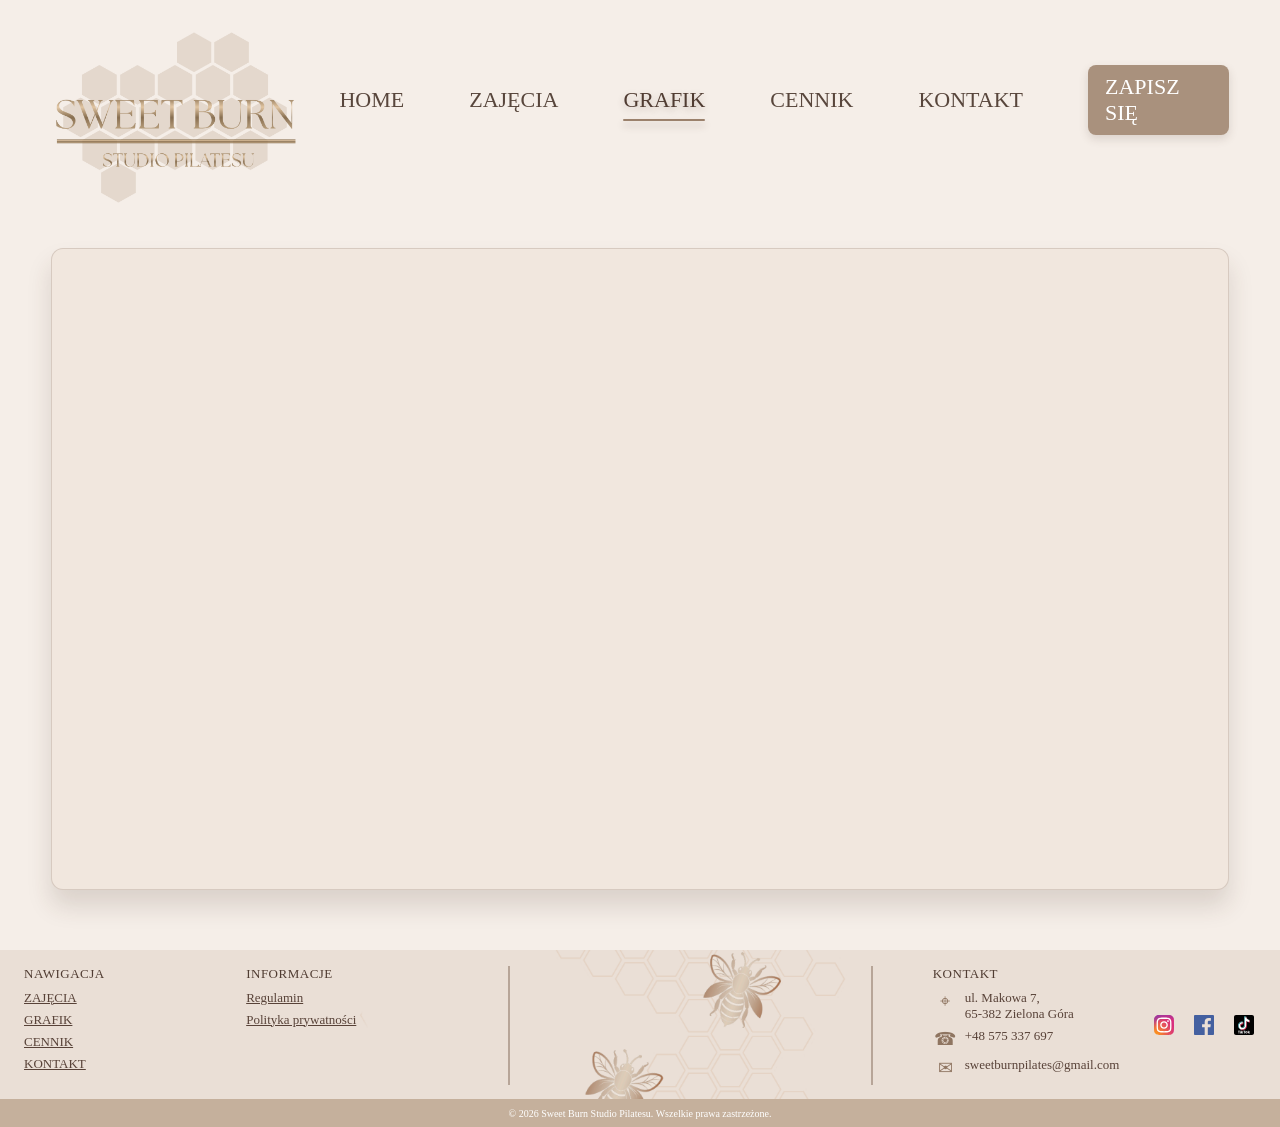
<file: grafik.html>
<!DOCTYPE html>
<html lang="pl">

<head>

    <meta charset="UTF-8">
    <meta name="viewport" content="width=device-width, initial-scale=1.0">

    <title>Grafik – Sweet Burn Studio Pilatesu</title>

    <meta
        name="description"
        content="Grafik zajęć Pilates w Sweet Burn Studio Pilatesu."
    >

    <link rel="stylesheet" href="css/grafik.css">

</head>

<script> (function(i,s,o,g,r,a,m){i['FitsseyWidget']=r;i[r]=i[r]||function(){ (i[r].q=i[r].q||[]).push(arguments)},i[r].l=1*new Date();a=s.createElement(o), m=s.getElementsByTagName(o)[0];a.async=1;a.src=g;m.parentNode.insertBefore(a,m) })(window,document, 'script', 'https://app.fitssey.com/assets/js/lb.widget.prod.js', 'lb'); lb('init','SweetBurnPilatesStudio'); </script>
<body>


    <!-- =========================
         HEADER
    ========================== -->

    <header class="header">

        <div class="header-container">


            <!-- LOGO -->

            <a href="index.html" class="logo">

                <img
                    src="images/logo.png"
                    alt="Sweet Burn Studio Pilatesu"
                >

            </a>


            <!-- NAWIGACJA -->

            <nav class="navigation">

                <a href="index.html">
                    HOME
                </a>

                <a href="zajecia.html">
                    ZAJĘCIA
                </a>

                <a href="grafik.html" class="active">
                    GRAFIK
                </a>

                <a href="cennik.html">
                    CENNIK
                </a>

                <a href="kontakt.html">
                    KONTAKT
                </a>

                <a
                    href="zapisz.html"
                    class="nav-button"
                >
                    ZAPISZ SIĘ
                </a>

            </nav>

        </div>

    </header>



    <!-- =========================
         MAIN
    ========================== -->

    <main>


        <section class="schedule-section">


            <div class="schedule-container">
                
                <!-- =========================
                     KARTA GRAFIKU
                ========================== -->

                <div class="schedule-card">


                    <!--
                        TUTAJ WKLEJ KOD Z FITSEY

                        Przykładowo, jeżeli Fitsey
                        dostarczy Ci iframe:

                        <iframe
                            src="..."
                            width="100%"
                            height="700"
                            frameborder="0">
                        </iframe>

                    -->


                    <div class="fitsey-widget">

                        <lb-schedule-widget hide-header="true"></lb-schedule-widget>

                    </div>


                </div>


            </div>

        </section>


    </main>



    <!-- =========================
         FOOTER
    ========================== -->

    <footer class="footer">


        <div class="footer-container">


            <!-- 1. NAWIGACJA -->

            <div class="footer-column footer-navigation">

                <h3>
                    NAWIGACJA
                </h3>

                <a href="zajecia.html">
                    ZAJĘCIA
                </a>

                <a href="grafik.html">
                    GRAFIK
                </a>

                <a href="cennik.html">
                    CENNIK
                </a>

                <a href="kontakt.html">
                    KONTAKT
                </a>

            </div>



            <!-- 2. INFORMACJE -->

            <div class="footer-column footer-information">

                <h3>
                    INFORMACJE
                </h3>

                <a href="#">
                    Regulamin
                </a>

                <a href="#">
                    Polityka prywatności
                </a>

            </div>



            <!-- 3. OZDOBNA PRZERWA -->

            <div class="footer-decoration"></div>



            <!-- 4. KONTAKT -->

            <div class="footer-column footer-contact">

                <h3>
                    KONTAKT
                </h3>


                <div class="contact-item">

                    <span class="contact-icon">
                        ⌖
                    </span>

                    <span>
                        ul. Makowa 7,<br>
                        65-382 Zielona Góra
                    </span>

                </div>


                <div class="contact-item">

                    <span class="contact-icon">
                        ☎
                    </span>

                    <span>
                        +48 575 337 697
                    </span>

                </div>


                <div class="contact-item">

                    <span class="contact-icon">
                        ✉
                    </span>

                    <span>
                        sweetburnpilates@gmail.com
                    </span>

                </div>

            </div>



            <!-- 5. SOCIAL MEDIA -->

            <div class="socials">

                <a
                    href="#"
                    aria-label="Instagram"
                >

                    <img
                        src="images/icons/instagram.svg"
                        alt="Instagram"
                    >

                </a>


                <a
                    href="#"
                    aria-label="Facebook"
                >

                    <img
                        src="images/icons/facebook.svg"
                        alt="Facebook"
                    >

                </a>


                <a
                    href="#"
                    aria-label="TikTok"
                >

                    <img
                        src="images/icons/tiktok.svg"
                        alt="TikTok"
                    >

                </a>

            </div>


        </div>



        <!-- COPYRIGHT -->

        <div class="copyright">

            © 2026 Sweet Burn Studio Pilatesu.
            Wszelkie prawa zastrzeżone.

        </div>


    </footer>


</body>

</html>
</file>
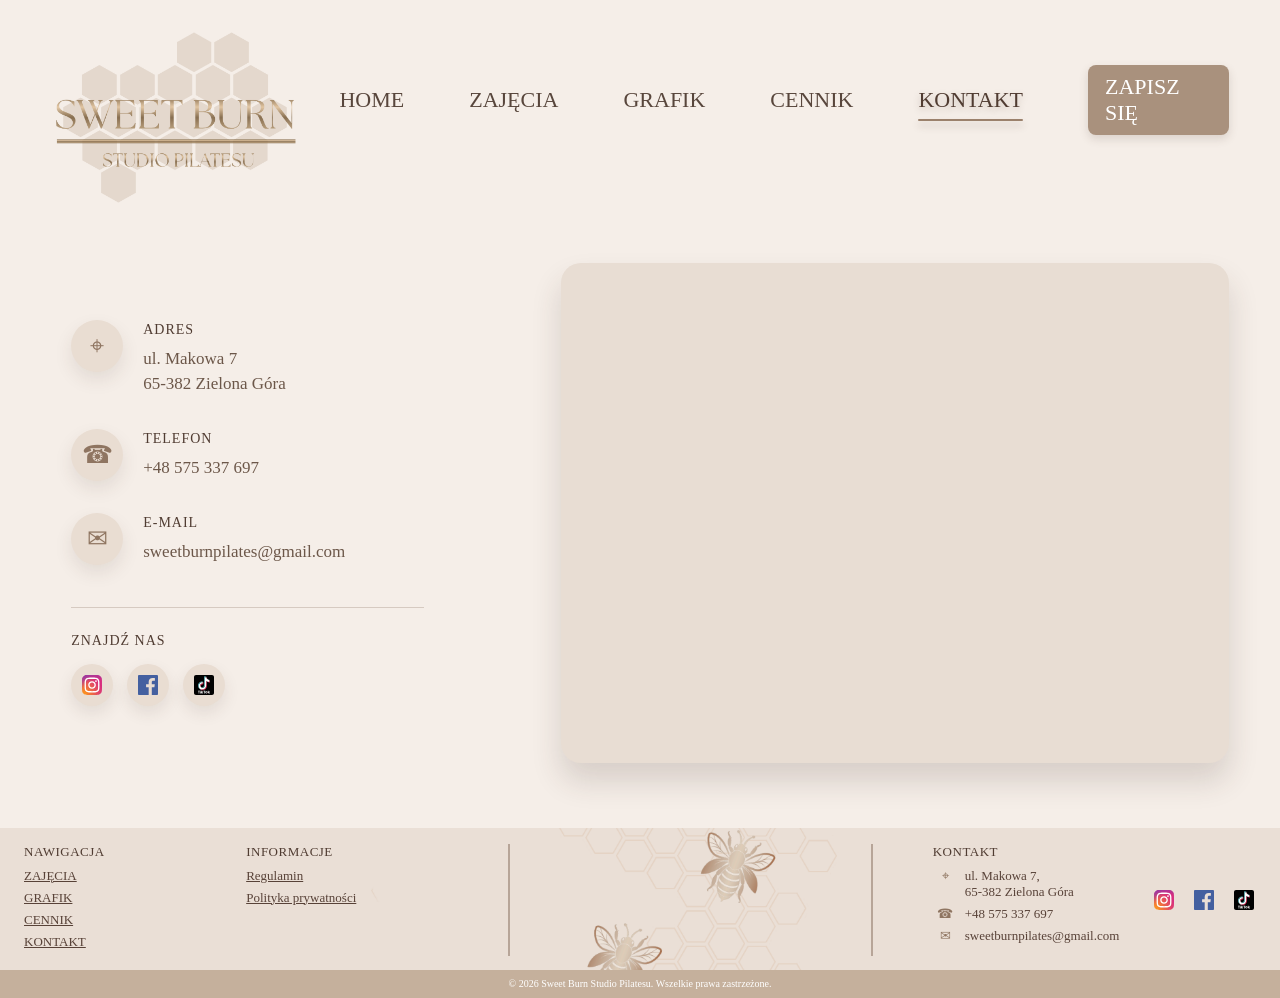
<file: kontakt.html>
<!DOCTYPE html>
<html lang="pl">

<head>

    <meta charset="UTF-8">

    <meta
        name="viewport"
        content="width=device-width, initial-scale=1.0"
    >

    <title>Kontakt – Sweet Burn Studio Pilatesu</title>

    <meta
        name="description"
        content="Skontaktuj się ze Sweet Burn Studio Pilatesu w Zielonej Górze. Sprawdź adres, telefon, e-mail oraz lokalizację studia."
    >

    <link
        rel="stylesheet"
        href="css/kontakt.css"
    >

</head>


<body>


    <!-- =========================
         HEADER
    ========================== -->

    <header class="header">

        <div class="header-container">


            <!-- LOGO -->

            <a
                href="index.html"
                class="logo"
            >

                <img
                    src="images/logo.png"
                    alt="Sweet Burn Studio Pilatesu"
                >

            </a>


            <!-- NAWIGACJA -->

            <nav class="navigation">

                <a href="index.html">
                    HOME
                </a>

                <a href="zajecia.html">
                    ZAJĘCIA
                </a>

                <a href="grafik.html">
                    GRAFIK
                </a>

                <a href="cennik.html">
                    CENNIK
                </a>

                <a
                    href="kontakt.html"
                    class="active"
                >
                    KONTAKT
                </a>

                <a
                    href="zapisz.html"
                    class="nav-button"
                >
                    ZAPISZ SIĘ
                </a>

            </nav>

        </div>

    </header>



    <!-- =========================
         MAIN
    ========================== -->

    <main>


        <section class="contact-section">

            <div class="contact-container">


                <!-- =========================
                     LEWA STRONA
                ========================== -->

                <div class="contact-information">


                    <!-- ADRES -->

                    <div class="contact-block">

                        <div class="contact-icon">

                            <span>⌖</span>

                        </div>

                        <div class="contact-text">

                            <h3>
                                ADRES
                            </h3>

                            <p>
                                ul. Makowa 7
                                <br>
                                65-382 Zielona Góra
                            </p>

                        </div>

                    </div>



                    <!-- TELEFON -->

                    <div class="contact-block">

                        <div class="contact-icon">

                            <span>☎</span>

                        </div>

                        <div class="contact-text">

                            <h3>
                                TELEFON
                            </h3>

                            <a href="tel:+48575337697">
                                +48 575 337 697
                            </a>

                        </div>

                    </div>



                    <!-- EMAIL -->

                    <div class="contact-block">

                        <div class="contact-icon">

                            <span>✉</span>

                        </div>

                        <div class="contact-text">

                            <h3>
                                E-MAIL
                            </h3>

                            <a href="mailto:sweetburnpilates@gmail.com">
                                sweetburnpilates@gmail.com
                            </a>

                        </div>

                    </div>



                    <!-- SOCIAL MEDIA -->

                    <div class="contact-socials">

                        <h3>
                            ZNAJDŹ NAS
                        </h3>

                        <div class="social-links">


                            <a
                                href="#"
                                aria-label="Instagram"
                            >

                                <img
                                    src="images/icons/instagram.svg"
                                    alt="Instagram"
                                >

                            </a>


                            <a
                                href="#"
                                aria-label="Facebook"
                            >

                                <img
                                    src="images/icons/facebook.svg"
                                    alt="Facebook"
                                >

                            </a>


                            <a
                                href="#"
                                aria-label="TikTok"
                            >

                                <img
                                    src="images/icons/tiktok.svg"
                                    alt="TikTok"
                                >

                            </a>

                        </div>

                    </div>


                </div>



                <!-- =========================
                     PRAWA STRONA — MAPA
                ========================== -->

                <div class="contact-map">

                <iframe 
                    src="https://www.google.com/maps/embed?pb=!1m18!1m12!1m3!1d882.9393969747264!2d15.510719743827957!3d51.90611834393841!2m3!1f0!2f0!3f0!3m2!1i1024!2i768!4f13.1!3m3!1m2!1s0x470611b137c5eeab%3A0xb754948a85042b3d!2sSweet%20Burn%20Studio%20Pilatesu!5e0!3m2!1spl!2spl!4v1787477898536!5m2!1spl!2spl" 
                    width="600" 
                    height="450" 
                    style="border:0;" 
                    allowfullscreen="" 
                    loading="lazy" 
                    referrerpolicy="strict-origin-when-cross-origin">
                </iframe>

                </div>


            </div>

        </section>


    </main>



    <!-- =========================
         FOOTER
    ========================== -->

    <footer class="footer">

        <div class="footer-container">


            <!-- 1. NAWIGACJA -->

            <div class="footer-column footer-navigation">

                <h3>
                    NAWIGACJA
                </h3>

                <a href="zajecia.html">
                    ZAJĘCIA
                </a>

                <a href="grafik.html">
                    GRAFIK
                </a>

                <a href="cennik.html">
                    CENNIK
                </a>

                <a href="kontakt.html">
                    KONTAKT
                </a>

            </div>



            <!-- 2. INFORMACJE -->

            <div class="footer-column footer-information">

                <h3>
                    INFORMACJE
                </h3>

                <a href="#">
                    Regulamin
                </a>

                <a href="#">
                    Polityka prywatności
                </a>

            </div>



            <!-- 3. OZDOBNA PRZERWA -->

            <div class="footer-decoration"></div>



            <!-- 4. KONTAKT -->

            <div class="footer-column footer-contact">

                <h3>
                    KONTAKT
                </h3>


                <div class="contact-item">

                    <span class="contact-icon">
                        ⌖
                    </span>

                    <span>
                        ul. Makowa 7,
                        <br>
                        65-382 Zielona Góra
                    </span>

                </div>


                <div class="contact-item">

                    <span class="contact-icon">
                        ☎
                    </span>

                    <span>
                        +48 575 337 697
                    </span>

                </div>


                <div class="contact-item">

                    <span class="contact-icon">
                        ✉
                    </span>

                    <span>
                        sweetburnpilates@gmail.com
                    </span>

                </div>

            </div>



            <!-- 5. SOCIAL MEDIA -->

            <div class="socials">

                <a
                    href="#"
                    aria-label="Instagram"
                >

                    <img
                        src="images/icons/instagram.svg"
                        alt="Instagram"
                    >

                </a>


                <a
                    href="#"
                    aria-label="Facebook"
                >

                    <img
                        src="images/icons/facebook.svg"
                        alt="Facebook"
                    >

                </a>


                <a
                    href="#"
                    aria-label="TikTok"
                >

                    <img
                        src="images/icons/tiktok.svg"
                        alt="TikTok"
                    >

                </a>

            </div>


        </div>



        <!-- COPYRIGHT -->

        <div class="copyright">

            © 2026 Sweet Burn Studio Pilatesu.
            Wszelkie prawa zastrzeżone.

        </div>

    </footer>


</body>

</html>
</file>
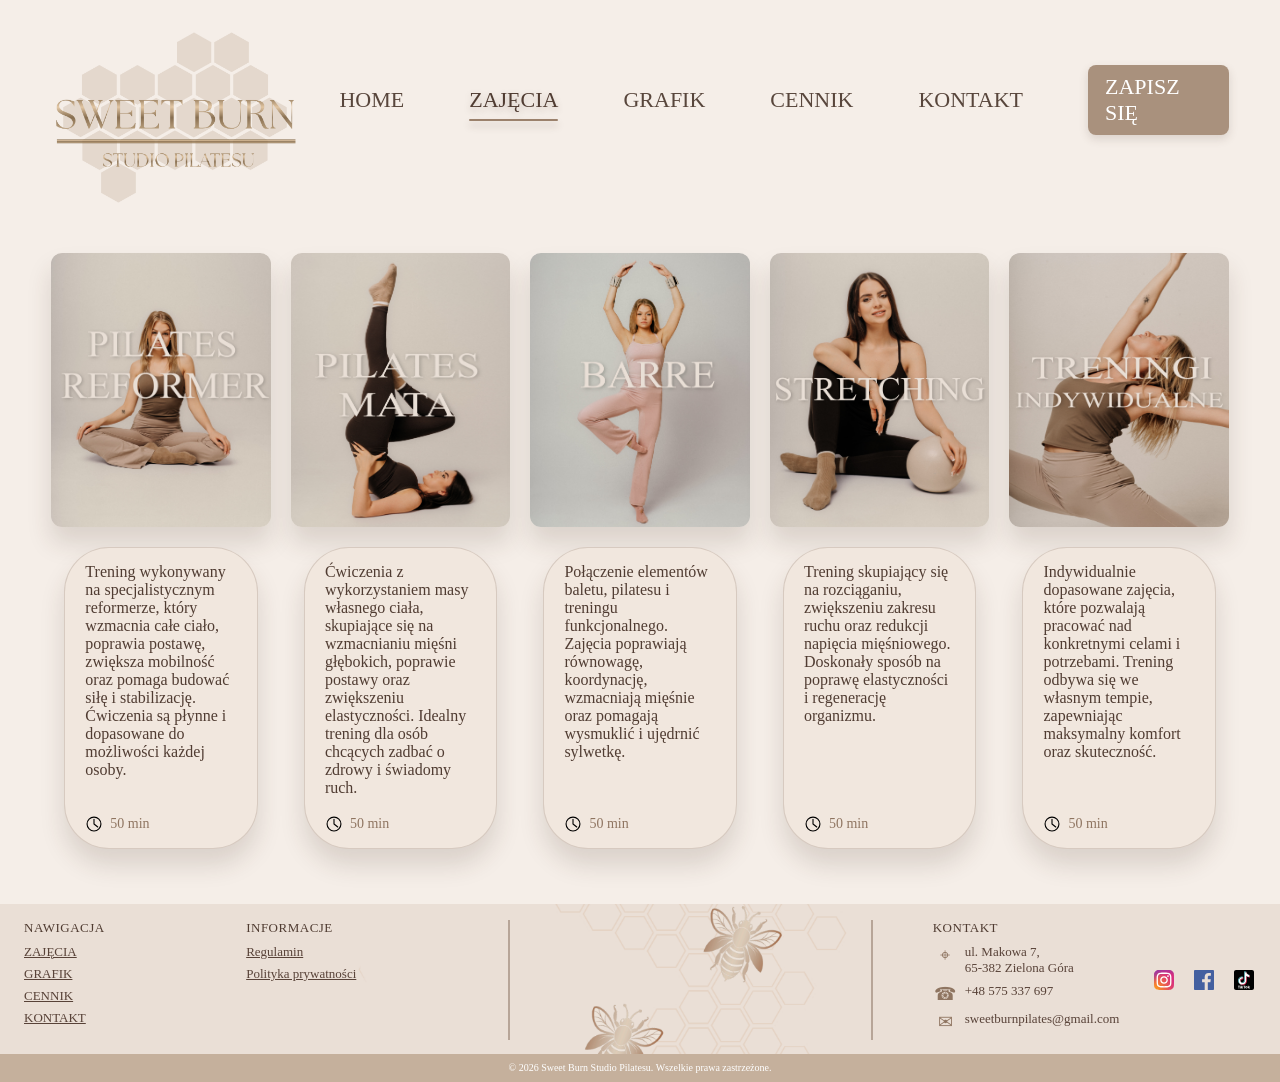
<file: zajecia.html>
<!DOCTYPE html>
<html lang="pl">

<head>
    <meta charset="UTF-8">
    <meta name="viewport" content="width=device-width, initial-scale=1.0">

    <title>Zajęcia – Sweet Burn Studio Pilatesu</title>

    <meta
        name="description"
        content="Zajęcia Pilates w Sweet Burn – poznaj nasze rodzaje zajęć i wybierz trening dla siebie."
    >

    <link rel="stylesheet" href="css/zajecia.css">
</head>

<body>

    <!-- =========================
         HEADER
    ========================== -->

    <header class="header">

        <div class="header-container">

            <!-- LOGO -->
            <a href="index.html" class="logo">
                <img
                    src="images/logo.png"
                    alt="Sweet Burn Studio Pilatesu"
                >
            </a>


            <!-- NAWIGACJA -->
            <nav class="navigation">

                <a href="index.html">HOME</a>

                <a href="zajecia.html" class="active">
                    ZAJĘCIA
                </a>

                <a href="grafik.html">
                    GRAFIK
                </a>

                <a href="cennik.html">
                    CENNIK
                </a>

                <a href="kontakt.html">
                    KONTAKT
                </a>

                <a href="zapisz.html" class="nav-button">
                    ZAPISZ SIĘ
                </a>

            </nav>

        </div>

    </header>


    <!-- =========================
         MAIN
    ========================== -->

    <main>

    <section class="classes-section">

        <div class="classes-container">


            <!-- =========================
                 ZDJĘCIA
            ========================== -->

            <div class="class-image">
                <img
                    src="images/zajecia-1.jpg"
                    alt="Pilates klasyczny"
                >
            </div>

            <div class="class-image">
                <img
                    src="images/zajecia-2.jpg"
                    alt="Pilates dla początkujących"
                >
            </div>

            <div class="class-image">
                <img
                    src="images/zajecia-3.jpg"
                    alt="Pilates wzmacniający"
                >
            </div>

            <div class="class-image">
                <img
                    src="images/zajecia-4.jpg"
                    alt="Pilates i stretching"
                >
            </div>

            <div class="class-image">
                <img
                    src="images/zajecia-5.jpg"
                    alt="Zdrowy kręgosłup"
                >
            </div>


            <!-- =========================
                 TEKSTY
            ========================== -->

            <div class="class-content">

                <p>
                    Trening wykonywany na
                    specjalistycznym
                    reformerze, który
                    wzmacnia całe ciało,
                    poprawia postawę, zwiększa
                    mobilność oraz pomaga
                    budować siłę i stabilizację.
                    Ćwiczenia są płynne i
                    dopasowane do możliwości
                    każdej osoby.
                </p>
                
                <div class="class-duration">

                    <img
                        src="images/icons/clock.svg"
                         alt=""
                    >

                <span>50 min</span>

                </div>
            </div>


            <div class="class-content">

                <p>
                    Ćwiczenia z
                    wykorzystaniem masy
                    własnego ciała, skupiające
                    się na wzmacnianiu mięśni
                    głębokich, poprawie
                    postawy oraz zwiększeniu
                    elastyczności. Idealny
                    trening dla osób chcących
                    zadbać o zdrowy i
                    świadomy ruch.

                </p>

                <div class="class-duration">

                    <img
                        src="images/icons/clock.svg"
                         alt=""
                    >

                <span>50 min</span>

                </div>
            </div>


            <div class="class-content">

                <p>
                    Połączenie elementów
                    baletu, pilatesu i treningu
                    funkcjonalnego. Zajęcia
                    poprawiają równowagę,
                    koordynację, wzmacniają
                    mięśnie oraz pomagają
                    wysmuklić i ujędrnić
                    sylwetkę.

                </p>

                <div class="class-duration">

                    <img
                        src="images/icons/clock.svg"
                         alt=""
                    >

                <span>50 min</span>

                </div>
            </div>


            <div class="class-content">
                <p>
                    Trening skupiający się na
                    rozciąganiu, zwiększeniu
                    zakresu ruchu oraz redukcji
                    napięcia mięśniowego.
                    Doskonały sposób na
                    poprawę elastyczności i
                    regenerację organizmu.
                </p>

                <div class="class-duration">

                    <img
                        src="images/icons/clock.svg"
                         alt=""
                    >

                <span>50 min</span>

                </div>
            </div>


            <div class="class-content">

                <p>
                    Indywidualnie dopasowane
                    zajęcia, które pozwalają
                    pracować nad konkretnymi
                    celami i potrzebami. Trening
                    odbywa się we własnym
                    tempie, zapewniając
                    maksymalny komfort oraz
                    skuteczność.

                </p>

                <div class="class-duration">

                    <img
                        src="images/icons/clock.svg"
                         alt=""
                    >

                <span>50 min</span>

                </div>
            </div>

        </div>

    </section>

</main>


    <!-- =========================
         FOOTER
    ========================== -->

    <footer class="footer">

        <div class="footer-container">


            <!-- 1. NAWIGACJA -->

            <div class="footer-column footer-navigation">

                <h3>NAWIGACJA</h3>

                <a href="zajecia.html">ZAJĘCIA</a>
                <a href="grafik.html">GRAFIK</a>
                <a href="cennik.html">CENNIK</a>
                <a href="kontakt.html">KONTAKT</a>

            </div>


            <!-- 2. INFORMACJE -->

            <div class="footer-column footer-information">

                <h3>INFORMACJE</h3>

                <a href="#">Regulamin</a>
                <a href="#">Polityka prywatności</a>

            </div>


            <!-- 3. OZDOBNA PRZERWA -->

            <div class="footer-decoration"></div>


            <!-- 4. KONTAKT -->

            <div class="footer-column footer-contact">

                <h3>KONTAKT</h3>

                <div class="contact-item">

                    <span class="contact-icon">⌖</span>

                    <span>
                        ul. Makowa 7,<br>
                        65-382 Zielona Góra
                    </span>

                </div>

                <div class="contact-item">

                    <span class="contact-icon">☎</span>

                    <span>
                        +48 575 337 697
                    </span>

                </div>

                <div class="contact-item">

                    <span class="contact-icon">✉</span>

                    <span>
                        sweetburnpilates@gmail.com
                    </span>

                </div>

            </div>


            <!-- 5. SOCIAL MEDIA -->

            <div class="socials">

                <a href="#" aria-label="Instagram">
                    <img
                        src="images/icons/instagram.svg"
                        alt="Instagram"
                    >
                </a>

                <a href="#" aria-label="Facebook">
                    <img
                        src="images/icons/facebook.svg"
                        alt="Facebook"
                    >
                </a>

                <a href="#" aria-label="TikTok">
                    <img
                        src="images/icons/tiktok.svg"
                        alt="TikTok"
                    >
                </a>

            </div>


        </div>


        <!-- COPYRIGHT -->

        <div class="copyright">
            © 2026 Sweet Burn Studio Pilatesu. Wszelkie prawa zastrzeżone.
        </div>

    </footer>

</body>
</html>
</file>
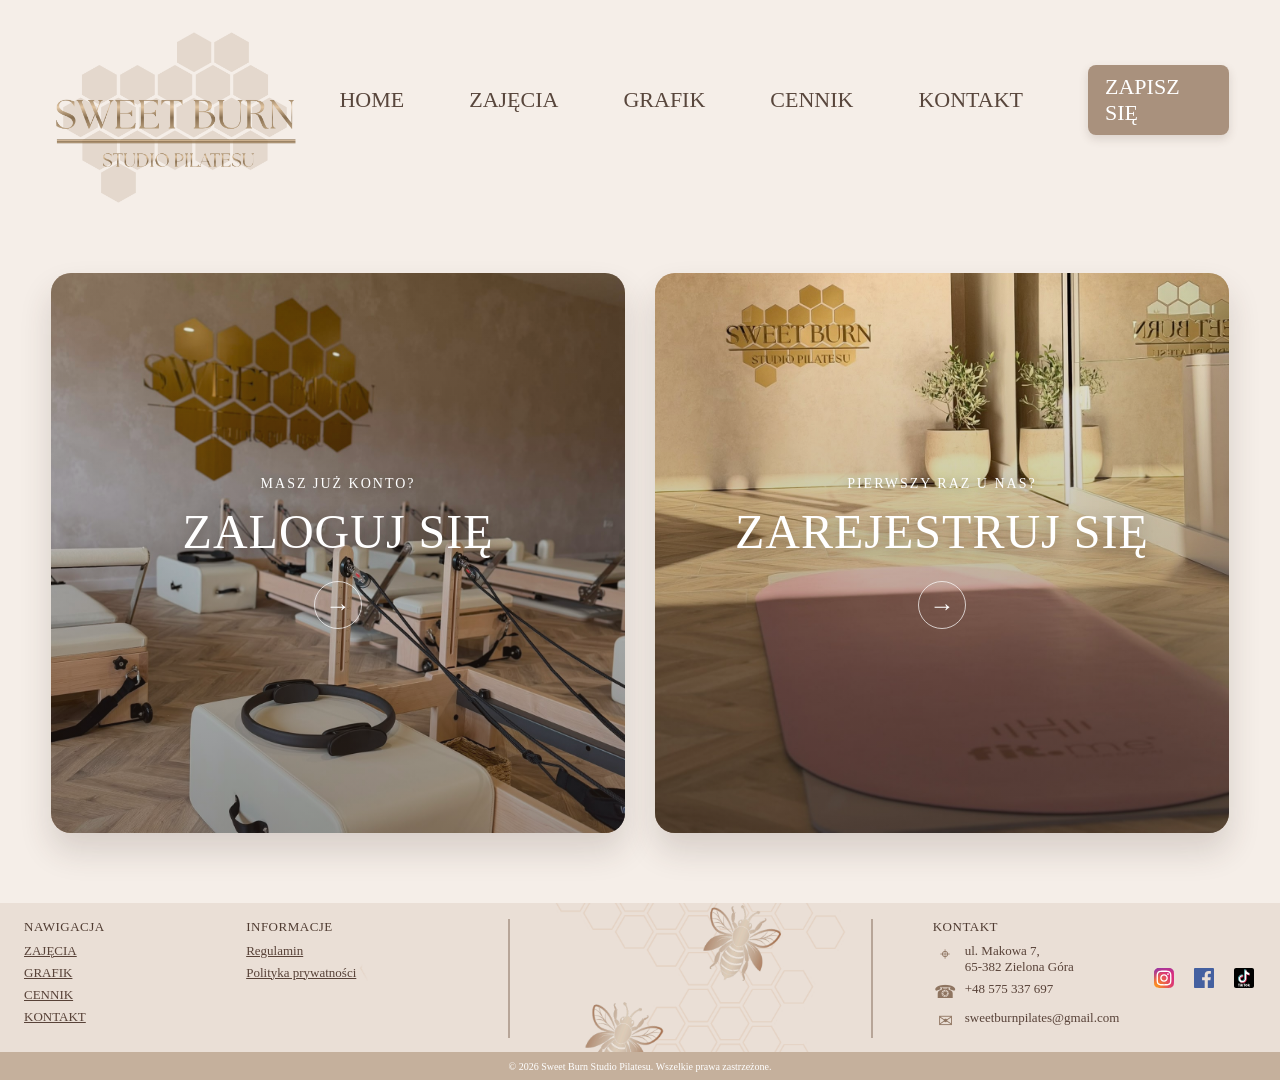
<file: zapisz.html>
<!DOCTYPE html>
<html lang="pl">

<head>

    <meta charset="UTF-8">

    <meta
        name="viewport"
        content="width=device-width, initial-scale=1.0"
    >

    <title>Zapisz się – Sweet Burn Studio Pilatesu</title>

    <meta
        name="description"
        content="Zapisz się do Sweet Burn Studio Pilatesu. Zaloguj się lub załóż konto, aby rozpocząć swoją przygodę z Pilatesem."
    >

    <link
        rel="stylesheet"
        href="css/zapisz.css"
    >

</head>


<body>


    <!-- =========================
         HEADER
    ========================== -->

    <header class="header">

        <div class="header-container">


            <!-- LOGO -->

            <a
                href="index.html"
                class="logo"
            >

                <img
                    src="images/logo.png"
                    alt="Sweet Burn Studio Pilatesu"
                >

            </a>


            <!-- NAWIGACJA -->

            <nav class="navigation">

                <a href="index.html">
                    HOME
                </a>

                <a href="zajecia.html">
                    ZAJĘCIA
                </a>

                <a href="grafik.html">
                    GRAFIK
                </a>

                <a href="cennik.html">
                    CENNIK
                </a>

                <a href="kontakt.html">
                    KONTAKT
                </a>

                <a
                    href="zapisz.html"
                    class="nav-button active-button"
                >
                    ZAPISZ SIĘ
                </a>

            </nav>

        </div>

    </header>



    <!-- =========================
         MAIN
    ========================== -->

    <main>


        <section class="signup-section">

            <div class="signup-container">


                <!-- =========================
                     LOGOWANIE
                ========================== -->

                <a
                    href="https://app.fitssey.com/SweetBurnPilatesStudio/frontoffice/login"
                    class="signup-card login-card"
                >

                    <img
                        src="images/zapisz-login.jpeg"
                        alt="Zaloguj się do Sweet Burn"
                    >

                    <div class="signup-overlay"></div>


                    <div class="signup-content">

                        <span class="signup-small">
                            MASZ JUŻ KONTO?
                        </span>

                        <h2>
                            ZALOGUJ SIĘ
                        </h2>

                        <span class="signup-arrow">
                            →
                        </span>

                    </div>

                </a>



                <!-- =========================
                     REJESTRACJA
                ========================== -->

                <a
                    href="https://app.fitssey.com/SweetBurnPilatesStudio/frontoffice/signup"
                    class="signup-card register-card"
                >

                    <img
                        src="images/zapisz-rejestracja.jpeg"
                        alt="Zarejestruj się w Sweet Burn"
                    >

                    <div class="signup-overlay"></div>


                    <div class="signup-content">

                        <span class="signup-small">
                            PIERWSZY RAZ U NAS?
                        </span>

                        <h2>
                            ZAREJESTRUJ SIĘ
                        </h2>

                        <span class="signup-arrow">
                            →
                        </span>

                    </div>

                </a>


            </div>

        </section>


    </main>



    <!-- =========================
         FOOTER
    ========================== -->

    <footer class="footer">

        <div class="footer-container">


            <!-- 1. NAWIGACJA -->

            <div class="footer-column footer-navigation">

                <h3>
                    NAWIGACJA
                </h3>

                <a href="zajecia.html">
                    ZAJĘCIA
                </a>

                <a href="grafik.html">
                    GRAFIK
                </a>

                <a href="cennik.html">
                    CENNIK
                </a>

                <a href="kontakt.html">
                    KONTAKT
                </a>

            </div>



            <!-- 2. INFORMACJE -->

            <div class="footer-column footer-information">

                <h3>
                    INFORMACJE
                </h3>

                <a href="#">
                    Regulamin
                </a>

                <a href="#">
                    Polityka prywatności
                </a>

            </div>



            <!-- 3. OZDOBNA PRZERWA -->

            <div class="footer-decoration"></div>



            <!-- 4. KONTAKT -->

            <div class="footer-column footer-contact">

                <h3>
                    KONTAKT
                </h3>


                <div class="contact-item">

                    <span class="contact-icon">
                        ⌖
                    </span>

                    <span>
                        ul. Makowa 7,
                        <br>
                        65-382 Zielona Góra
                    </span>

                </div>


                <div class="contact-item">

                    <span class="contact-icon">
                        ☎
                    </span>

                    <span>
                        +48 575 337 697
                    </span>

                </div>


                <div class="contact-item">

                    <span class="contact-icon">
                        ✉
                    </span>

                    <span>
                        sweetburnpilates@gmail.com
                    </span>

                </div>

            </div>



            <!-- 5. SOCIAL MEDIA -->

            <div class="socials">

                <a
                    href="#"
                    aria-label="Instagram"
                >

                    <img
                        src="images/icons/instagram.svg"
                        alt="Instagram"
                    >

                </a>


                <a
                    href="#"
                    aria-label="Facebook"
                >

                    <img
                        src="images/icons/facebook.svg"
                        alt="Facebook"
                    >

                </a>


                <a
                    href="#"
                    aria-label="TikTok"
                >

                    <img
                        src="images/icons/tiktok.svg"
                        alt="TikTok"
                    >

                </a>

            </div>


        </div>



        <!-- COPYRIGHT -->

        <div class="copyright">

            © 2026 Sweet Burn Studio Pilatesu.
            Wszelkie prawa zastrzeżone.

        </div>

    </footer>


</body>

</html>
</file>
<file: css/home.css>
/* =========================================
   RESET
========================================= */

* {
    margin: 0;
    padding: 0;
    box-sizing: border-box;
}

html {
    scroll-behavior: smooth;
}
html,
body {
    min-height: 100%;
}

body {
    font-family: Georgia, "Times New Roman", serif;
    background-color: #f5eee8;
    color: #503c32;
    min-height: 100vh;
    display: flex;
    flex-direction: column;
}

main {
    flex: 1;
}

img {
    max-width: 100%;
    display: block;
}

a {
    color: inherit;
    text-decoration: none;
}


/* =========================================
   KOLORY
========================================= */

:root {
    --background: #f5eee8;
    --background-dark: #ebe0d5;
    --card: #f1e7de;
    --brown: #503c32;
    --brown-light: #927964;
    --brown-button: #a9917d;
    --line: #b49a83;
    --white: #ffffff;
}


/* =========================================
   HEADER
========================================= */

.header {
    width: 100%;
    padding: 28px 4vw 10px;
    background-color: var(--background);
}

.header-container {
    max-width: 1240px;
    margin: 0 auto;

    display: flex;
    align-items: center;
    justify-content: space-between;
    gap: 40px;
}


/* =========================================
   LOGO
========================================= */

.logo {
    width: 250px;
    display: flex;
    align-items: center;
    justify-content: center;
}

.logo img {
    width: 100%;
    height: auto;
    display: block;
}



/* =========================================
   NAWIGACJA
========================================= */

.navigation {
    display: flex;
    align-items: center;
    justify-content: flex-end;

    gap: 65px;

    /* delikatne przesunięcie względem logo */
    margin-top: -35px;
}

.navigation a {
    position: relative;

    font-size: 22px;
    font-weight: 400;

    color: #58463c;

    padding: 8px 0;

    transition:
        color 0.25s ease,
        text-shadow 0.25s ease,
        transform 0.25s ease;
}

/* delikatna poświata napisu */

.navigation a:hover {
    color: #8f7561;

    text-shadow:
        0 3px 8px rgba(80, 60, 50, 0.18);

    transform: translateY(-1px);
}


/* =========================================
   AKTYWNA ZAKŁADKA
========================================= */

.navigation a.active {
    color: #503c32;

    text-shadow:
        0 3px 7px rgba(80, 60, 50, 0.26);
}

.navigation a.active::after {
    content: "";

    position: absolute;

    left: 0;
    right: 0;
    bottom: 0;

    height: 2px;

    border-radius: 10px;

    background-color: #9b816c;

    box-shadow:
        0 5px 7px rgba(80, 60, 50, 0.25);
}


/* =========================================
   PRZYCISK ZAPISZ SIĘ
========================================= */

.navigation .nav-button {
    padding: 9px 17px;

    border-radius: 8px;

    background-color: var(--brown-button);
    color: #fff;

    font-size: 22px;

    box-shadow:
        0 4px 10px rgba(80, 60, 50, 0.16);

    transition:
        background-color 0.25s ease,
        box-shadow 0.25s ease,
        transform 0.25s ease;
}

.navigation .nav-button:hover {
    background-color: #806a58;
    color: #fff;

    box-shadow:
        0 6px 14px rgba(80, 60, 50, 0.22);

    transform: translateY(-1px);
}

/* =========================================
   HOME
========================================= */

.home-section {
    padding: 0px 4vw 58px;
}

.home-container {
    max-width: 1200px;
    margin: 0 auto;

    display: grid;
    grid-template-columns: 315px 1fr;
    gap: 25px;

    align-items: stretch;
}


/* =========================================
   ZDJĘCIE
========================================= */

.home-image {
    width: 100%;
    height: auto;

    overflow: hidden;

    border: 1px solid rgba(14, 12, 11, 0.3);
    border-radius: 11px;

    box-shadow: 0 16px 25px rgba(65, 45, 35, 0.15);
}

.home-image img {
    width: 100%;
    height: auto;
}



/* =========================================
   KARTA Z TEKSTEM
========================================= */

.home-content {
    position: relative;

    min-height: 450px;

    padding: 27px 20px 24px;

    background-color: #f1e7de;
    background-image: url("../images/honeycomb.png");
    background-repeat: no-repeat;
    background-position: right top;
    background-size: auto 100%;

    border: 1px solid rgba(110, 88, 73, 0.2);
    border-radius: 11px;

    box-shadow: 0 16px 25px rgba(65, 45, 35, 0.15);

    overflow: hidden;
}

/* =========================================
   LABEL
========================================= */

.content-label {
    font-size: 17px;

    margin-left: 29px;

    color: #634b3d;
}


/* =========================================
   LINIA
========================================= */

.content-line {
    width: 185px;
    height: 1px;

    margin-top: 16px;
    margin-bottom: 14px;
    margin-left: 5px;

    background-color: #927764;
}


/* =========================================
   H1
========================================= */

.home-content h1 {
    margin-bottom: 10px;

    font-size: clamp(42px, 5vw, 59px);
    font-weight: 400;

    letter-spacing: -2px;
    line-height: 0.95;

    color: #49362d;
}


/* =========================================
   TEKST
========================================= */

.home-content p {
    max-width: 650px;

    margin-bottom: 6px;

    font-size: 15px;
    line-height: 1.25;

    color: #584238;
}


/* =========================================
   FOOTER
========================================= */

.footer {
    background-color: #eee3d8;

    background-image: url("../images/footer-bg.png");
    background-repeat: no-repeat;
    background-position: center;
    background-size: cover;

    color: #503c32;
}


/* =========================================
   GŁÓWNY KONTENER FOOTERA
========================================= */

.footer-container {
    width: 100%;
    max-width: 1400px;

    min-height: 125px;

    margin: 0 auto;

    padding: 16px 24px 14px;

    display: grid;

    /*
       1. Nawigacja
       2. Informacje
       3. Ozdobna przerwa
       4. Kontakt
       5. Social media
    */

    grid-template-columns:
        1.3fr
        1.3fr
        2.6fr
        1.4fr
        0.6fr;

    align-items: stretch;
}


/* =========================================
   KOLUMNY
========================================= */

.footer-column {
    display: flex;
    flex-direction: column;
    align-items: flex-start;
}


/* =========================================
   NAGŁÓWKI
========================================= */

.footer-column h3 {
    margin: 0 0 8px;

    font-size: 13px;
    font-weight: 400;
    letter-spacing: 0.5px;

    color: #503c32;
}


/* =========================================
   LINKI
========================================= */

.footer-column a {
    margin-bottom: 6px;

    font-size: 13px;

    color: #584238;

    text-decoration: underline;

    transition:
        color 0.2s ease,
        text-shadow 0.2s ease;
}

.footer-column a:hover {
    color: #8f7561;

    text-shadow:
        0 2px 6px rgba(80, 60, 50, 0.18);
}


/* =========================================
   3. OZDOBNA PRZERWA
========================================= */

.footer-decoration {
    position: relative;

    height: 100%;
    min-height: 95px;

    margin: 0 40px;

    border-left: 2px solid rgba(120, 94, 76, 0.45);
    border-right: 2px solid rgba(120, 94, 76, 0.45);

  
}


/* =========================================
   4. KONTAKT
========================================= */

.footer-contact {
    display: flex;

    flex-direction: column;

    align-items: flex-start;

    padding-left: 20px;
}


/* =========================================
   ELEMENT KONTAKTOWY
========================================= */

.contact-item {
    display: flex;
    align-items: flex-start;

    margin-bottom: 6px;

    font-size: 13px;
    line-height: 1.25;

    color: #584238;
}


/* =========================================
   IKONY KONTAKTOWE
========================================= */

.contact-icon {
    width: 25px;
    min-width: 25px;

    margin-right: 7px;

    display: flex;
    align-items: center;
    justify-content: center;

    font-size: 18px;

    color: #8f7561;
}


/* =========================================
   5. SOCIAL MEDIA
========================================= */

.socials {
    display: flex;

    flex-direction: row;

    align-items: center;
    justify-content: center;

    gap: 16px;

    height: 100%;

    min-height: 95px;
}


.socials a {
    width: 24px;
    height: 24px;

    margin: 0;

    display: flex;
    align-items: center;
    justify-content: center;

    text-decoration: none;

    transition:
        transform 0.2s ease,
        opacity 0.2s ease;
}


.socials a:hover {
    transform: translateX(2px);

    opacity: 0.7;
}


.socials img {
    width: 20px;
    height: 20px;

    display: block;

    object-fit: contain;
}


/* =========================================
   COPYRIGHT
========================================= */

.copyright {
    min-height: 28px;

    display: flex;
    align-items: center;
    justify-content: center;

    padding: 6px 20px;

    background-color: #c5b09c;

    color: #fff;

    text-align: center;

    font-size: 10px;
}


/* =========================================
   RESPONSYWNOŚĆ — TABLET
   iPad / urządzenia do 900px
========================================= */

@media (max-width: 900px) {

    /* =========================
       HEADER
    ========================== */

    .header {
        padding: 24px 4vw 15px;
    }

    .header-container {
        flex-direction: column;
        gap: 20px;
    }

    .navigation {
        flex-wrap: wrap;
        justify-content: center;
        gap: 20px 32px;
        margin-top: 0;
    }


    /* =========================
       HOME
    ========================== */

    .home-section {
        padding: 20px 4vw 50px;
    }

    .home-container {
        grid-template-columns: 1fr;
        gap: 25px;
    }

    .home-image {
        width: 100%;
        height: auto;
    }

    .home-image img {
        width: 100%;
        height: auto;
    }

    .home-content {
        min-height: auto;
    }


    /* =========================
       FOOTER — TABLET
    ========================== */

    .footer {
        background-image: url("../images/footer-bg-tablet.png");
        background-repeat: no-repeat;
        background-position: center;
        background-size: cover;
    }

    .footer-container {
        width: 100%;
        max-width: 1024px;

        padding: 25px 4vw 20px;

        display: grid;

        grid-template-columns:
            1.2fr
            1.2fr
            1.5fr
            0.8fr;

        column-gap: 25px;

        min-height: auto;
    }


    /* =========================
       DEKORACJA — WYŁĄCZONA
    ========================== */

    .footer-decoration {
        display: none;
    }


    /* =========================
       KONTAKT
    ========================== */

    .footer-contact {
        padding-left: 0;
    }


    /* =========================
       SOCIAL MEDIA
    ========================== */

    .socials {
        height: auto;
        min-height: 0;

        display: flex;
        align-items: center;
        justify-content: center;

        gap: 12px;
    }
}


/* =========================================
   RESPONSYWNOŚĆ — TELEFON
   do 600px
========================================= */

@media (max-width: 600px) {

    /* =========================
       HEADER
    ========================== */

    .header {
        padding: 20px 15px 15px;
    }

    .header-container {
        gap: 18px;
    }

    .logo {
        width: min(220px, 75vw);
    }

    .navigation {
        width: 100%;

        display: flex;
        flex-wrap: wrap;

        justify-content: center;
        align-items: center;

        gap: 10px 18px;

        margin-top: 0;
    }

    .navigation a {
        font-size: 14px;
        padding: 5px 0;
    }

    .navigation .nav-button {
        padding: 8px 13px;
        font-size: 14px;
    }


    /* =========================
       HOME
    ========================== */

    .home-section {
        padding: 15px 15px 40px;
    }

    .home-container {
        grid-template-columns: 1fr;
        gap: 20px;
    }

    /*
       Zdjęcie zawsze zachowuje proporcje.
       Niczego nie przycinamy.
    */

    .home-image {
        width: 100%;
        height: auto;
    }

    .home-image img {
        width: 100%;
        height: auto;
    }

    .home-content {
        min-height: auto;

        padding: 24px 18px;
    }

    .content-label {
        margin-left: 0;
    }

    .content-line {
        margin-left: 0;
    }

    .home-content h1 {
        font-size: clamp(38px, 12vw, 48px);
    }

    .home-content p {
        font-size: 14px;
        line-height: 1.4;
    }


    /* =========================
       FOOTER — MOBILE
    ========================== */

    .footer {
        background-image: url("../images/footer-bg-mobile.png");
        background-repeat: no-repeat;
        background-position: center;
        background-size: cover;
    }


    /* =========================
       GŁÓWNY UKŁAD
    ========================== */

    .footer-container {
        width: 100%;
        max-width: 100%;

        padding: 30px 25px 22px;

        display: grid;

        grid-template-columns: 1fr 1fr;

        grid-template-areas:
            "navigation information"
            "contact contact"
            "socials socials";

        column-gap: 25px;
        row-gap: 25px;

        min-height: auto;
    }


    /* =========================
       NAWIGACJA
    ========================== */

    .footer-navigation {
        grid-area: navigation;
    }


    /* =========================
       INFORMACJE
    ========================== */

    .footer-information {
        grid-area: information;
    }


    /* =========================
       KONTAKT
    ========================== */

    .footer-contact {
        grid-area: contact;

        padding-left: 0;
    }


    /* =========================
       OZDOBNA GRAFIKA / LINIE
    ========================== */

    .footer-decoration {
        display: none;
    }


    /* =========================
       SOCIAL MEDIA
    ========================== */

    .socials {
        grid-area: socials;

        width: 100%;

        min-height: auto;
        height: auto;

        margin-top: 0;

        display: flex;
        flex-direction: row;

        align-items: center;
        justify-content: center;

        gap: 22px;
    }


    /* =========================
       ELEMENTY FOOTERA
    ========================== */

    .footer-column h3 {
        margin-bottom: 10px;
        font-size: 13px;
    }

    .footer-column a {
        margin-bottom: 7px;
        font-size: 13px;
    }

    .contact-item {
        margin-bottom: 8px;
        font-size: 13px;
    }

    .contact-icon {
        width: 25px;
        min-width: 25px;
    }


    /* =========================
       COPYRIGHT
    ========================== */

    .copyright {
        min-height: 30px;

        padding: 7px 15px;

        font-size: 9px;
        line-height: 1.3;
    }
}
</file>
<file: css/cennik.css>
/* =========================================
   RESET
========================================= */

* {
    margin: 0;
    padding: 0;
    box-sizing: border-box;
}

html {
    scroll-behavior: smooth;
}

html,
body {
    min-height: 100%;
}

body {
    font-family: Georgia, "Times New Roman", serif;

    background-color: #f5eee8;
    color: #503c32;

    min-height: 100vh;

    display: flex;
    flex-direction: column;
}

main {
    flex: 1;
}

img {
    max-width: 100%;
    display: block;
}

a {
    color: inherit;
    text-decoration: none;
}


/* =========================================
   KOLORY
========================================= */

:root {
    --background: #f5eee8;
    --background-dark: #ebe0d5;
    --card: #f1e7de;

    --brown: #503c32;
    --brown-light: #927964;
    --brown-button: #a9917d;

    --line: #b49a83;

    --white: #ffffff;
}


/* =========================================
   HEADER
========================================= */

.header {
    width: 100%;

    padding: 28px 4vw 10px;

    background-color: var(--background);
}

.header-container {
    max-width: 1240px;

    margin: 0 auto;

    display: flex;
    align-items: center;
    justify-content: space-between;

    gap: 40px;
}


/* =========================================
   LOGO
========================================= */

.logo {
    width: 250px;

    display: flex;
    align-items: center;
    justify-content: center;
}

.logo img {
    width: 100%;
    height: auto;

    display: block;
}


/* =========================================
   NAWIGACJA
========================================= */

.navigation {
    display: flex;
    align-items: center;
    justify-content: flex-end;

    gap: 65px;

    margin-top: -35px;
}

.navigation a {
    position: relative;

    font-size: 22px;
    font-weight: 400;

    color: #58463c;

    padding: 8px 0;

    transition:
        color 0.25s ease,
        text-shadow 0.25s ease,
        transform 0.25s ease;
}

.navigation a:hover {
    color: #8f7561;

    text-shadow:
        0 3px 8px rgba(80, 60, 50, 0.18);

    transform: translateY(-1px);
}

.navigation a.active {
    color: #503c32;

    text-shadow:
        0 3px 7px rgba(80, 60, 50, 0.26);
}

.navigation a.active::after {
    content: "";

    position: absolute;

    left: 0;
    right: 0;
    bottom: 0;

    height: 2px;

    border-radius: 10px;

    background-color: #9b816c;

    box-shadow:
        0 5px 7px rgba(80, 60, 50, 0.25);
}


/* =========================================
   PRZYCISK HEADER
========================================= */

.navigation .nav-button {
    padding: 9px 17px;

    border-radius: 8px;

    background-color: var(--brown-button);
    color: #fff;

    font-size: 22px;

    box-shadow:
        0 4px 10px rgba(80, 60, 50, 0.16);

    transition:
        background-color 0.25s ease,
        box-shadow 0.25s ease,
        transform 0.25s ease;
}

.navigation .nav-button:hover {
    background-color: #806a58;
    color: #fff;

    box-shadow:
        0 6px 14px rgba(80, 60, 50, 0.22);

    transform: translateY(-1px);
}


/* =========================================
   INTRO
========================================= */

.pricing-intro {
    width: 100%;

    padding: 35px 4vw 25px;
}

.pricing-intro-container {
    width: 100%;
    max-width: 1400px;

    margin: 0 auto;
}

.intro-text {
    max-width: 760px;

    margin: 0 auto 40px;

    text-align: center;

    font-size: 18px;

    line-height: 1.7;

    color: #735f50;
}


/* =========================================
   RODZAJE TRENINGÓW
========================================= */

.training-types {
    display: grid;

    grid-template-columns:
        repeat(3, 1fr);

    gap: 18px;
}

.training-type {
    min-height: 190px;

    padding: 24px 25px;

    background-color: rgba(241, 231, 222, 0.65);

    border: 1px solid rgba(110, 88, 73, 0.13);

    border-radius: 20px;

    box-shadow:
        0 8px 18px rgba(65, 45, 35, 0.07);

    transition:
        transform 0.25s ease,
        box-shadow 0.25s ease;
}

.training-type:hover {
    transform: translateY(-4px);

    box-shadow:
        0 15px 25px rgba(65, 45, 35, 0.12);
}

.training-number {
    margin-bottom: 10px;

    font-size: 12px;

    letter-spacing: 2px;

    color: #a9917d;
}

.training-type h2 {
    margin-bottom: 10px;

    font-size: 20px;
    font-weight: 400;

    line-height: 1.25;

    color: #503c32;
}

.training-type p {
    font-size: 14px;

    line-height: 1.55;

    color: #735f50;
}


/* =========================================
   FILTRY
========================================= */

.filters-section {
    width: 100%;

    padding: 25px 4vw 40px;
}

.filters-container {
    max-width: 1400px;

    margin: 0 auto;

    padding: 18px 25px;

    background-color: #ebe0d5;

    border-radius: 20px;

    display: flex;

    align-items: center;
    justify-content: space-between;

    gap: 25px;
}

.filters-title {
    font-size: 15px;

    color: #6e594b;
}

.filters {
    display: flex;

    align-items: center;

    gap: 10px;

    flex-wrap: wrap;
}

.filter-button {
    border: 1px solid rgba(110, 88, 73, 0.25);

    background-color: transparent;

    color: #6e594b;

    padding: 9px 18px;

    border-radius: 30px;

    font-family: Georgia, "Times New Roman", serif;

    font-size: 14px;

    cursor: pointer;

    transition:
        background-color 0.25s ease,
        color 0.25s ease,
        box-shadow 0.25s ease,
        transform 0.25s ease;
}

.filter-button:hover {
    transform: translateY(-1px);

    box-shadow:
        0 5px 10px rgba(65, 45, 35, 0.10);
}

.filter-button.active {
    background-color: #a9917d;

    border-color: #a9917d;

    color: #fff;

    box-shadow:
        0 5px 12px rgba(65, 45, 35, 0.15);
}


/* =========================================
   CENNIK
========================================= */

.pricing-section {
    width: 100%;

    padding: 0 4vw 70px;
}

.pricing-container {
    width: 100%;
    max-width: 1400px;

    margin: 0 auto;
}


/* =========================================
   GRUPA TRENINGOWA
========================================= */

.pricing-group {
    margin-bottom: 70px;
}

.pricing-group:last-child {
    margin-bottom: 0;
}


/* =========================================
   NAGŁÓWEK GRUPY
========================================= */

.pricing-group-heading {
    margin-bottom: 25px;

    padding-left: 5px;
}

.pricing-group-heading span {
    display: block;

    margin-bottom: 7px;

    font-size: 12px;

    letter-spacing: 2px;

    color: #a9917d;
}

.pricing-group-heading h2 {
    margin-bottom: 6px;

    font-size: 29px;
    font-weight: 400;

    color: #503c32;
}

.pricing-group-heading p {
    font-size: 14px;

    line-height: 1.5;

    color: #806c5d;
}


/* =========================================
   KARTY
========================================= */

.price-cards {
    display: grid;

    grid-template-columns:
        repeat(3, 1fr);

    gap: 25px;
}

.price-card {
    overflow: hidden;

    background-color: #f1e7de;

    border: 1px solid rgba(110, 88, 73, 0.15);

    border-radius: 20px;

    box-shadow:
        0 13px 25px rgba(65, 45, 35, 0.12);

    display: flex;

    flex-direction: column;

    transition:
        transform 0.25s ease,
        box-shadow 0.25s ease;
}

.price-card:hover {
    transform: translateY(-7px);

    box-shadow:
        0 22px 34px rgba(65, 45, 35, 0.18);
}


/* =========================================
   ZDJĘCIE
========================================= */

.price-image {
    width: 100%;

    height: 355px;

    overflow: hidden;
}

.price-image img {
    width: 100%;
    height: 100%;

    object-fit: cover;

    transition:
        transform 0.5s ease;
}

.price-card:hover .price-image img {
    transform: scale(1.04);
}


/* =========================================
   CONTENT
========================================= */

.price-content {
    flex: 1;

    padding: 24px 25px 25px;

    display: flex;

    flex-direction: column;
}

.price-category {
    margin-bottom: 7px;

    font-size: 11px;

    letter-spacing: 2px;

    color: #9b816c;
}

.price-content h3 {
    min-height: 50px;

    margin-bottom: 8px;

    font-size: 21px;
    font-weight: 400;

    line-height: 1.2;

    color: #503c32;
}


/* =========================================
   CENA
========================================= */

.price {
    margin-bottom: 15px;

    font-size: 32px;

    line-height: 1;

    color: #503c32;
}


/* =========================================
   OPIS
========================================= */

.price-description {
    min-height: 125px;

    margin-bottom: 20px;

    font-size: 14px;

    line-height: 1.6;

    color: #735f50;
}


/* =========================================
   INFORMACJE
========================================= */

.price-info {
    margin-top: auto;

    padding-top: 17px;

    border-top: 1px solid rgba(110, 88, 73, 0.15);
}

.info-item {
    display: flex;

    align-items: flex-start;

    gap: 10px;

    margin-bottom: 11px;

    font-size: 13px;

    line-height: 1.4;

    color: #6e594b;
}

.info-item:last-child {
    margin-bottom: 0;
}

.info-item img {
    width: 18px;
    height: 18px;

    flex-shrink: 0;

    object-fit: contain;
}


/* =========================================
   PRZYCISK
========================================= */

.price-button {
    display: flex;

    align-items: center;
    justify-content: center;

    width: 100%;

    margin-top: 22px;

    padding: 12px 18px;

    border-radius: 9px;

    background-color: #a9917d;

    color: #fff;

    font-size: 14px;

    letter-spacing: 0.5px;

    box-shadow:
        0 5px 12px rgba(65, 45, 35, 0.12);

    transition:
        background-color 0.25s ease,
        transform 0.25s ease,
        box-shadow 0.25s ease;
}

.price-button:hover {
    background-color: #806a58;

    transform: translateY(-2px);

    box-shadow:
        0 8px 16px rgba(65, 45, 35, 0.18);
}


/* =========================================
   UKRYWANIE GRUP
========================================= */

.pricing-group.hidden {
    display: none;
}


/* =========================================
   FOOTER
========================================= */

.footer {
    background-color: #eee3d8;

    background-image: url("../images/footer-bg.png");
    background-repeat: no-repeat;
    background-position: center;
    background-size: cover;

    color: #503c32;
}

.footer-container {
    width: 100%;
    max-width: 1400px;

    min-height: 125px;

    margin: 0 auto;

    padding: 16px 24px 14px;

    display: grid;

    grid-template-columns:
        1.3fr
        1.3fr
        2.6fr
        1.4fr
        0.6fr;

    align-items: stretch;
}

.footer-column {
    display: flex;
    flex-direction: column;
    align-items: flex-start;
}

.footer-column h3 {
    margin: 0 0 8px;

    font-size: 13px;
    font-weight: 400;

    letter-spacing: 0.5px;

    color: #503c32;
}

.footer-column a {
    margin-bottom: 6px;

    font-size: 13px;

    color: #584238;

    text-decoration: underline;

    transition:
        color 0.2s ease,
        text-shadow 0.2s ease;
}

.footer-column a:hover {
    color: #8f7561;

    text-shadow:
        0 2px 6px rgba(80, 60, 50, 0.18);
}

.footer-decoration {
    position: relative;

    height: 100%;

    min-height: 95px;

    margin: 0 40px;

    border-left: 2px solid rgba(120, 94, 76, 0.45);
    border-right: 2px solid rgba(120, 94, 76, 0.45);
}

.footer-contact {
    display: flex;

    flex-direction: column;

    align-items: flex-start;

    padding-left: 20px;
}

.contact-item {
    display: flex;

    align-items: flex-start;

    margin-bottom: 6px;

    font-size: 13px;

    line-height: 1.25;

    color: #584238;
}

.contact-icon {
    width: 25px;
    min-width: 25px;

    margin-right: 7px;

    display: flex;

    align-items: center;
    justify-content: center;

    font-size: 18px;

    color: #8f7561;
}

.socials {
    display: flex;

    flex-direction: row;

    align-items: center;
    justify-content: center;

    gap: 16px;

    height: 100%;

    min-height: 95px;
}

.socials a {
    width: 24px;
    height: 24px;

    margin: 0;

    display: flex;

    align-items: center;
    justify-content: center;

    text-decoration: none;

    transition:
        transform 0.2s ease,
        opacity 0.2s ease;
}

.socials a:hover {
    transform: translateY(-2px);

    opacity: 0.7;
}

.socials img {
    width: 20px;
    height: 20px;

    display: block;

    object-fit: contain;
}

.copyright {
    min-height: 28px;

    display: flex;

    align-items: center;
    justify-content: center;

    padding: 6px 20px;

    background-color: #c5b09c;

    color: #fff;

    text-align: center;

    font-size: 10px;
}


/* =========================================
   RESPONSYWNOŚĆ — 1100 PX
========================================= */

@media (max-width: 1100px) {

    .navigation {
        gap: 30px;
    }

    .navigation a {
        font-size: 18px;
    }

    .navigation .nav-button {
        font-size: 18px;
    }

    .training-types {
        grid-template-columns:
            repeat(2, 1fr);
    }

    .price-cards {
        grid-template-columns:
            repeat(2, 1fr);
    }

    /* FOOTER */

    .footer-container {
        grid-template-columns:
            1.2fr
            1.2fr
            1.5fr
            0.8fr;

        column-gap: 25px;
    }

    .footer-decoration {
        display: none;
    }

}


/* =========================================
   RESPONSYWNOŚĆ — 900 PX
========================================= */

@media (max-width: 900px) {

    .header-container {
        flex-direction: column;

        gap: 25px;
    }

    .navigation {
        flex-wrap: wrap;

        justify-content: center;

        gap: 20px;

        margin-top: 0;
    }

    .filters-container {
        flex-direction: column;

        align-items: flex-start;
    }


    /* FOOTER */

    .footer {
        background-image: url("../images/footer-bg-tablet.png");

        background-repeat: no-repeat;
        background-position: center;
        background-size: cover;
    }

    .footer-container {
        width: 100%;
        max-width: 1024px;

        padding: 25px 4vw 20px;

        display: grid;

        grid-template-columns:
            1.2fr
            1.2fr
            1.5fr
            0.8fr;

        column-gap: 25px;

        min-height: auto;
    }

    .footer-decoration {
        display: none;
    }

    .footer-contact {
        padding-left: 0;
    }

    .socials {
        height: auto;
        min-height: 0;

        display: flex;

        align-items: center;
        justify-content: center;

        gap: 12px;
    }

}


/* =========================================
   RESPONSYWNOŚĆ — 600 PX
========================================= */

@media (max-width: 600px) {

    .header {
        padding: 20px;
    }

    .logo {
        width: 210px;
    }

    .navigation {
        gap: 15px;
    }

    .navigation a {
        font-size: 14px;
    }

    .navigation .nav-button {
        font-size: 14px;
    }


    /* INTRO */

    .pricing-intro {
        padding: 25px 15px 20px;
    }

    .intro-text {
        margin-bottom: 30px;

        font-size: 15px;
    }


    /* RODZAJE TRENINGÓW */

    .training-types {
        grid-template-columns: 1fr;

        gap: 14px;
    }

    .training-type {
        min-height: auto;

        padding: 20px;
    }


    /* FILTRY */

    .filters-section {
        padding: 20px 15px 30px;
    }

    .filters-container {
        padding: 18px;

        gap: 15px;
    }

    .filters {
        width: 100%;

        gap: 8px;
    }

    .filter-button {
        padding: 8px 14px;

        font-size: 13px;
    }


    /* CENNIK */

    .pricing-section {
        padding: 0 15px 50px;
    }

    .pricing-group {
        margin-bottom: 50px;
    }

    .pricing-group-heading {
        margin-bottom: 20px;
    }

    .pricing-group-heading h2 {
        font-size: 25px;
    }

    .price-cards {
        grid-template-columns: 1fr;

        gap: 20px;
    }

    .price-image {
        height: 230px;
    }

    .price-content {
        padding: 22px;
    }

    .price-description {
        min-height: auto;
    }


    /* FOOTER */

    .footer {
        background-image: url("../images/footer-bg-mobile.png");

        background-repeat: no-repeat;
        background-position: center;
        background-size: cover;
    }

    .footer-container {
        width: 100%;
        max-width: 100%;

        padding: 30px 25px 22px;

        display: grid;

        grid-template-columns: 1fr 1fr;

        grid-template-areas:
            "navigation information"
            "contact contact"
            "socials socials";

        column-gap: 25px;
        row-gap: 25px;

        min-height: auto;
    }

    .footer-navigation {
        grid-area: navigation;
    }

    .footer-information {
        grid-area: information;
    }

    .footer-contact {
        grid-area: contact;

        padding-left: 0;
    }

    .footer-decoration {
        display: none;
    }

    .socials {
        grid-area: socials;

        width: 100%;

        min-height: auto;
        height: auto;

        margin-top: 0;

        display: flex;
        flex-direction: row;

        align-items: center;
        justify-content: center;

        gap: 22px;
    }

    .footer-column h3 {
        margin-bottom: 10px;

        font-size: 13px;
    }

    .footer-column a {
        margin-bottom: 7px;

        font-size: 13px;
    }

    .contact-item {
        margin-bottom: 8px;

        font-size: 13px;
    }

    .contact-icon {
        width: 25px;
        min-width: 25px;
    }

    .copyright {
        min-height: 30px;

        padding: 7px 15px;

        font-size: 9px;
        line-height: 1.3;
    }

}
</file>
<file: css/grafik.css>
/* =========================================
   RESET
========================================= */

* {
    margin: 0;
    padding: 0;
    box-sizing: border-box;
}


html {
    scroll-behavior: smooth;
}


html,
body {
    min-height: 100%;
}


body {
    font-family: Georgia, "Times New Roman", serif;

    background-color: #f5eee8;

    color: #503c32;

    min-height: 100vh;

    display: flex;
    flex-direction: column;
}


main {
    flex: 1;
}


img {
    max-width: 100%;
    display: block;
}


a {
    color: inherit;
    text-decoration: none;
}



/* =========================================
   KOLORY
========================================= */

:root {

    --background: #f5eee8;

    --background-dark: #ebe0d5;

    --card: #f1e7de;

    --brown: #503c32;

    --brown-light: #927964;

    --brown-button: #a9917d;

    --line: #b49a83;

    --white: #ffffff;

}



/* =========================================
   HEADER
========================================= */

.header {

    width: 100%;

    padding: 28px 4vw 10px;

    background-color: var(--background);

}


.header-container {

    max-width: 1240px;

    margin: 0 auto;

    display: flex;

    align-items: center;

    justify-content: space-between;

    gap: 40px;

}



/* =========================================
   LOGO
========================================= */

.logo {

    width: 250px;

    display: flex;

    align-items: center;

    justify-content: center;

}


.logo img {

    width: 100%;

    height: auto;

    display: block;

}



/* =========================================
   NAWIGACJA
========================================= */

.navigation {

    display: flex;

    align-items: center;

    justify-content: flex-end;

    gap: 65px;

    margin-top: -35px;

}


.navigation a {

    position: relative;

    font-size: 22px;

    font-weight: 400;

    color: #58463c;

    padding: 8px 0;

    transition:
        color 0.25s ease,
        text-shadow 0.25s ease,
        transform 0.25s ease;

}


.navigation a:hover {

    color: #8f7561;

    text-shadow:
        0 3px 8px rgba(80, 60, 50, 0.18);

    transform: translateY(-1px);

}



/* =========================================
   AKTYWNA ZAKŁADKA
========================================= */

.navigation a.active {

    color: #503c32;

    text-shadow:
        0 3px 7px rgba(80, 60, 50, 0.26);

}


.navigation a.active::after {

    content: "";

    position: absolute;

    left: 0;
    right: 0;

    bottom: 0;

    height: 2px;

    border-radius: 10px;

    background-color: #9b816c;

    box-shadow:
        0 5px 7px rgba(80, 60, 50, 0.25);

}



/* =========================================
   PRZYCISK ZAPISZ SIĘ
========================================= */

.navigation .nav-button {

    padding: 9px 17px;

    border-radius: 8px;

    background-color: var(--brown-button);

    color: #fff;

    font-size: 22px;

    box-shadow:
        0 4px 10px rgba(80, 60, 50, 0.16);

    transition:
        background-color 0.25s ease,
        box-shadow 0.25s ease,
        transform 0.25s ease;

}


.navigation .nav-button:hover {

    background-color: #806a58;

    color: #fff;

    box-shadow:
        0 6px 14px rgba(80, 60, 50, 0.22);

    transform: translateY(-1px);

}



/* =========================================
   GRAFIK — GŁÓWNA SEKCJA
========================================= */

.schedule-section {

    width: 100%;

    padding: 30px 4vw 60px;

}


.schedule-container {

    width: 100%;

    max-width: 1200px;

    margin: 0 auto;

}


/* =========================================
   KARTA GRAFIKU
========================================= */

.schedule-card {
    width: 100%;

    padding: 20px;

    background-color: #f1e7de;

    border: 1px solid rgba(110, 88, 73, 0.2);

    border-radius: 12px;

    box-shadow:
        0 16px 25px rgba(65, 45, 35, 0.15);

    overflow: hidden;
}


/* =========================================
   FITSEY
========================================= */

.fitsey-widget {
    width: 100%;
}


/* właściwy widget Fitssey */

lb-schedule-widget {
    display: block;

    width: 100%;
    min-height: 600px;
}



/* =========================================
   JEŻELI FITSEY BĘDZIE W IFRAME
========================================= */

.schedule-card iframe {

    width: 100%;

    min-height: 650px;

    display: block;

    border: none;

}



/* =========================================
   FOOTER
========================================= */

.footer {

    background-color: #eee3d8;

    background-image:
        url("../images/footer-bg.png");

    background-repeat: no-repeat;

    background-position: center;

    background-size: cover;

    color: #503c32;

}



/* =========================================
   GŁÓWNY KONTENER FOOTERA
========================================= */

.footer-container {

    width: 100%;

    max-width: 1400px;

    min-height: 125px;

    margin: 0 auto;

    padding: 16px 24px 14px;

    display: grid;

    grid-template-columns:
        1.3fr
        1.3fr
        2.6fr
        1.4fr
        0.6fr;

    align-items: stretch;

}



/* =========================================
   KOLUMNY
========================================= */

.footer-column {

    display: flex;

    flex-direction: column;

    align-items: flex-start;

}



/* =========================================
   NAGŁÓWKI
========================================= */

.footer-column h3 {

    margin: 0 0 8px;

    font-size: 13px;

    font-weight: 400;

    letter-spacing: 0.5px;

    color: #503c32;

}



/* =========================================
   LINKI
========================================= */

.footer-column a {

    margin-bottom: 6px;

    font-size: 13px;

    color: #584238;

    text-decoration: underline;

    transition:
        color 0.2s ease,
        text-shadow 0.2s ease;

}


.footer-column a:hover {

    color: #8f7561;

    text-shadow:
        0 2px 6px rgba(80, 60, 50, 0.18);

}



/* =========================================
   OZDOBNA PRZERWA
========================================= */

.footer-decoration {

    position: relative;

    height: 100%;

    min-height: 95px;

    margin: 0 40px;

    border-left:
        2px solid rgba(120, 94, 76, 0.45);

    border-right:
        2px solid rgba(120, 94, 76, 0.45);

}



/* =========================================
   KONTAKT
========================================= */

.footer-contact {

    display: flex;

    flex-direction: column;

    align-items: flex-start;

    padding-left: 20px;

}



/* =========================================
   ELEMENT KONTAKTOWY
========================================= */

.contact-item {

    display: flex;

    align-items: flex-start;

    margin-bottom: 6px;

    font-size: 13px;

    line-height: 1.25;

    color: #584238;

}



/* =========================================
   IKONY KONTAKTOWE
========================================= */

.contact-icon {

    width: 25px;

    min-width: 25px;

    margin-right: 7px;

    display: flex;

    align-items: center;

    justify-content: center;

    font-size: 18px;

    color: #8f7561;

}



/* =========================================
   SOCIAL MEDIA
========================================= */

.socials {

    display: flex;

    flex-direction: row;

    align-items: center;

    justify-content: center;

    gap: 16px;

    height: 100%;

    min-height: 95px;

}


.socials a {

    width: 24px;

    height: 24px;

    margin: 0;

    display: flex;

    align-items: center;

    justify-content: center;

    text-decoration: none;

    transition:
        transform 0.2s ease,
        opacity 0.2s ease;

}


.socials a:hover {

    transform: translateY(-2px);

    opacity: 0.7;

}


.socials img {

    width: 20px;

    height: 20px;

    display: block;

    object-fit: contain;

}



/* =========================================
   COPYRIGHT
========================================= */

.copyright {

    min-height: 28px;

    display: flex;

    align-items: center;

    justify-content: center;

    padding: 6px 20px;

    background-color: #c5b09c;

    color: #fff;

    text-align: center;

    font-size: 10px;

}



/* =========================================
   RESPONSYWNOŚĆ — 1100 PX
========================================= */

@media (max-width: 1100px) {

    /* FOOTER */

    .footer-container {
        grid-template-columns:
            1.2fr
            1.2fr
            1.5fr
            0.8fr;

        column-gap: 25px;
    }

    .footer-decoration {
        display: none;
    }

}


/* =========================================
   RESPONSYWNOŚĆ — 900 PX
========================================= */

@media (max-width: 900px) {


    .header-container {

        flex-direction: column;

        gap: 25px;

    }


    .navigation {

        flex-wrap: wrap;

        justify-content: center;

        gap: 20px;

        margin-top: 0;

    }


    .schedule-section {

        padding:
            25px 20px 45px;

    }


    .schedule-card {

        min-height: 550px;

    }


    /* =========================
       FOOTER
    ========================== */

    .footer {

        background-image:
            url("../images/footer-bg-tablet.png");

        background-repeat: no-repeat;

        background-position: center;

        background-size: cover;

    }


    .footer-container {

        width: 100%;

        max-width: 1024px;

        padding: 25px 4vw 20px;

        display: grid;

        grid-template-columns:
            1.2fr
            1.2fr
            1.5fr
            0.8fr;

        column-gap: 25px;

        min-height: auto;

    }


    .footer-decoration {

        display: none;

    }


    .footer-contact {

        padding-left: 0;

    }


    .socials {

        height: auto;

        min-height: 0;

        display: flex;

        align-items: center;

        justify-content: center;

        gap: 12px;

    }

}



/* =========================================
   RESPONSYWNOŚĆ — 600 PX
========================================= */

@media (max-width: 600px) {


    .header {

        padding: 20px;

    }


    .logo {

        width: 210px;

    }


    .navigation {

        gap: 15px;

    }


    .navigation a {

        font-size: 14px;

    }


    .navigation .nav-button {

        font-size: 14px;

    }


    .schedule-section {

        padding:
            20px 15px 40px;

    }


    .schedule-label {

        margin-left: 0;

    }


    .schedule-line {

        margin-left: 0;

    }


    .schedule-header h1 {

        font-size: 42px;

    }


    .schedule-header p {

        font-size: 14px;

    }


    .schedule-card {

        padding: 10px;

        min-height: 500px;

        border-radius: 10px;

    }


    .fitsey-placeholder {

        min-height: 450px;

    }


    .schedule-card iframe {

        min-height: 600px;

    }


    /* =========================
       FOOTER
    ========================== */

    .footer {

        background-image:
            url("../images/footer-bg-mobile.png");

        background-repeat: no-repeat;

        background-position: center;

        background-size: cover;

    }


    .footer-container {

        width: 100%;

        max-width: 100%;

        padding: 30px 25px 22px;

        display: grid;

        grid-template-columns: 1fr 1fr;

        grid-template-areas:
            "navigation information"
            "contact contact"
            "socials socials";

        column-gap: 25px;

        row-gap: 25px;

        min-height: auto;

    }


    .footer-navigation {

        grid-area: navigation;

    }


    .footer-information {

        grid-area: information;

    }


    .footer-contact {

        grid-area: contact;

        padding-left: 0;

    }


    .footer-decoration {

        display: none;

    }


    .socials {

        grid-area: socials;

        width: 100%;

        min-height: auto;

        height: auto;

        margin-top: 0;

        display: flex;

        flex-direction: row;

        align-items: center;

        justify-content: center;

        gap: 22px;

    }


    .footer-column h3 {

        margin-bottom: 10px;

        font-size: 13px;

    }


    .footer-column a {

        margin-bottom: 7px;

        font-size: 13px;

    }


    .contact-item {

        margin-bottom: 8px;

        font-size: 13px;

    }


    .contact-icon {

        width: 25px;

        min-width: 25px;

    }


    .copyright {

        min-height: 30px;

        padding: 7px 15px;

        font-size: 9px;

        line-height: 1.3;

    }

}
</file>
<file: css/kontakt.css>
/* =========================================
   RESET
========================================= */

* {
    margin: 0;
    padding: 0;
    box-sizing: border-box;
}

html {
    scroll-behavior: smooth;
}

html,
body {
    min-height: 100%;
}

body {
    font-family: Georgia, "Times New Roman", serif;

    background-color: #f5eee8;
    color: #503c32;

    min-height: 100vh;

    display: flex;
    flex-direction: column;
}

main {
    flex: 1;
}

img {
    max-width: 100%;
    display: block;
}

a {
    color: inherit;
    text-decoration: none;
}


/* =========================================
   KOLORY
========================================= */

:root {
    --background: #f5eee8;
    --background-dark: #ebe0d5;
    --card: #f1e7de;

    --brown: #503c32;
    --brown-light: #927964;
    --brown-button: #a9917d;

    --line: #b49a83;

    --white: #ffffff;
}


/* =========================================
   HEADER
========================================= */

.header {
    width: 100%;

    padding: 28px 4vw 10px;

    background-color: var(--background);
}

.header-container {
    max-width: 1240px;

    margin: 0 auto;

    display: flex;
    align-items: center;
    justify-content: space-between;

    gap: 40px;
}


/* =========================================
   LOGO
========================================= */

.logo {
    width: 250px;

    display: flex;
    align-items: center;
    justify-content: center;
}

.logo img {
    width: 100%;
    height: auto;

    display: block;
}


/* =========================================
   NAWIGACJA
========================================= */

.navigation {
    display: flex;
    align-items: center;
    justify-content: flex-end;

    gap: 65px;

    margin-top: -35px;
}

.navigation a {
    position: relative;

    font-size: 22px;
    font-weight: 400;

    color: #58463c;

    padding: 8px 0;

    transition:
        color 0.25s ease,
        text-shadow 0.25s ease,
        transform 0.25s ease;
}

.navigation a:hover {
    color: #8f7561;

    text-shadow:
        0 3px 8px rgba(80, 60, 50, 0.18);

    transform: translateY(-1px);
}


/* =========================================
   AKTYWNA ZAKŁADKA
========================================= */

.navigation a.active {
    color: #503c32;

    text-shadow:
        0 3px 7px rgba(80, 60, 50, 0.26);
}

.navigation a.active::after {
    content: "";

    position: absolute;

    left: 0;
    right: 0;
    bottom: 0;

    height: 2px;

    border-radius: 10px;

    background-color: #9b816c;

    box-shadow:
        0 5px 7px rgba(80, 60, 50, 0.25);
}


/* =========================================
   PRZYCISK ZAPISZ SIĘ
========================================= */

.navigation .nav-button {
    padding: 9px 17px;

    border-radius: 8px;

    background-color: var(--brown-button);
    color: #fff;

    font-size: 22px;

    box-shadow:
        0 4px 10px rgba(80, 60, 50, 0.16);

    transition:
        background-color 0.25s ease,
        box-shadow 0.25s ease,
        transform 0.25s ease;
}

.navigation .nav-button:hover {
    background-color: #806a58;
    color: #fff;

    box-shadow:
        0 6px 14px rgba(80, 60, 50, 0.22);

    transform: translateY(-1px);
}


/* =========================================
   KONTAKT — GŁÓWNA SEKCJA
========================================= */

.contact-section {
    width: 100%;

    padding: 45px 4vw 65px;
}

.contact-container {
    width: 100%;
    max-width: 1300px;

    margin: 0 auto;

    display: grid;

    grid-template-columns:
        0.8fr
        1.2fr;

    gap: 65px;

    align-items: stretch;
}


/* =========================================
   LEWA STRONA — INFORMACJE
========================================= */

.contact-information {
    display: flex;

    flex-direction: column;

    justify-content: center;

    padding: 20px 10px 20px 20px;
}


/* =========================================
   POJEDYNCZY BLOK KONTAKTOWY
========================================= */

.contact-block {
    display: flex;

    align-items: flex-start;

    gap: 20px;

    margin-bottom: 32px;
}


/* =========================================
   IKONY
========================================= */

.contact-icon {
    width: 52px;
    min-width: 52px;

    height: 52px;

    display: flex;

    align-items: center;
    justify-content: center;

    border-radius: 50%;

    background-color: #e9ddd2;

    color: #8f7561;

    box-shadow:
        0 8px 18px rgba(65, 45, 35, 0.10);
}

.contact-icon span {
    font-size: 25px;

    line-height: 1;
}


/* =========================================
   TEKST KONTAKTOWY
========================================= */

.contact-text {
    padding-top: 2px;
}

.contact-text h3 {
    margin-bottom: 8px;

    font-size: 14px;
    font-weight: 400;

    letter-spacing: 1px;

    color: #503c32;
}

.contact-text p,
.contact-text a {
    font-size: 17px;

    line-height: 1.5;

    color: #6c5749;
}

.contact-text a {
    transition:
        color 0.2s ease,
        text-shadow 0.2s ease;
}

.contact-text a:hover {
    color: #8f7561;

    text-shadow:
        0 2px 6px rgba(80, 60, 50, 0.16);
}


/* =========================================
   SOCIAL MEDIA
========================================= */

.contact-socials {
    margin-top: 10px;

    padding-top: 25px;

    border-top: 1px solid rgba(120, 94, 76, 0.25);

    width: 85%;
}

.contact-socials h3 {
    margin-bottom: 15px;

    font-size: 14px;
    font-weight: 400;

    letter-spacing: 1px;

    color: #503c32;
}


/* =========================================
   LINKI SOCIAL MEDIA
========================================= */

.social-links {
    display: flex;

    align-items: center;

    gap: 14px;
}

.social-links a {
    width: 42px;
    height: 42px;

    display: flex;

    align-items: center;
    justify-content: center;

    border-radius: 50%;

    background-color: #e9ddd2;

    box-shadow:
        0 7px 16px rgba(65, 45, 35, 0.10);

    transition:
        transform 0.25s ease,
        box-shadow 0.25s ease,
        background-color 0.25s ease;
}

.social-links a:hover {
    transform: translateY(-4px);

    background-color: #dfd0c3;

    box-shadow:
        0 11px 20px rgba(65, 45, 35, 0.16);
}

.social-links img {
    width: 20px;
    height: 20px;

    object-fit: contain;
}


/* =========================================
   MAPA
========================================= */

.contact-map {
    width: 100%;

    min-height: 500px;

    overflow: hidden;

    border-radius: 20px;

    background-color: #e8ddd3;

    box-shadow:
        0 18px 30px rgba(65, 45, 35, 0.16);
}

.contact-map iframe {
    width: 100%;
    height: 100%;

    min-height: 500px;

    display: block;

    border: 0;
}


/* =========================================
   FOOTER
========================================= */

.footer {
    background-color: #eee3d8;

    background-image: url("../images/footer-bg.png");
    background-repeat: no-repeat;
    background-position: center;
    background-size: cover;

    color: #503c32;
}


/* =========================================
   GŁÓWNY KONTENER FOOTERA
========================================= */

.footer-container {
    width: 100%;
    max-width: 1400px;

    min-height: 125px;

    margin: 0 auto;

    padding: 16px 24px 14px;

    display: grid;

    grid-template-columns:
        1.3fr
        1.3fr
        2.6fr
        1.4fr
        0.6fr;

    align-items: stretch;
}


/* =========================================
   KOLUMNY
========================================= */

.footer-column {
    display: flex;
    flex-direction: column;
    align-items: flex-start;
}


/* =========================================
   NAGŁÓWKI
========================================= */

.footer-column h3 {
    margin: 0 0 8px;

    font-size: 13px;
    font-weight: 400;

    letter-spacing: 0.5px;

    color: #503c32;
}


/* =========================================
   LINKI
========================================= */

.footer-column a {
    margin-bottom: 6px;

    font-size: 13px;

    color: #584238;

    text-decoration: underline;

    transition:
        color 0.2s ease,
        text-shadow 0.2s ease;
}

.footer-column a:hover {
    color: #8f7561;

    text-shadow:
        0 2px 6px rgba(80, 60, 50, 0.18);
}


/* =========================================
   OZDOBNA PRZERWA
========================================= */

.footer-decoration {
    position: relative;

    height: 100%;

    min-height: 95px;

    margin: 0 40px;

    border-left: 2px solid rgba(120, 94, 76, 0.45);
    border-right: 2px solid rgba(120, 94, 76, 0.45);
}


/* =========================================
   KONTAKT FOOTER
========================================= */

.footer-contact {
    display: flex;

    flex-direction: column;

    align-items: flex-start;

    padding-left: 20px;
}


/* =========================================
   ELEMENT KONTAKTOWY FOOTERA
========================================= */

.contact-item {
    display: flex;

    align-items: flex-start;

    margin-bottom: 6px;

    font-size: 13px;

    line-height: 1.25;

    color: #584238;
}


/* =========================================
   IKONY FOOTERA
========================================= */

.contact-item .contact-icon {
    width: 25px;
    min-width: 25px;

    height: auto;

    margin-right: 7px;

    display: flex;

    align-items: center;
    justify-content: center;

    background: none;

    box-shadow: none;

    border-radius: 0;

    color: #8f7561;
}

.contact-item .contact-icon span {
    font-size: 18px;
}


/* =========================================
   SOCIAL MEDIA FOOTER
========================================= */

.socials {
    display: flex;

    flex-direction: row;

    align-items: center;
    justify-content: center;

    gap: 16px;

    height: 100%;

    min-height: 95px;
}

.socials a {
    width: 24px;
    height: 24px;

    margin: 0;

    display: flex;

    align-items: center;
    justify-content: center;

    text-decoration: none;

    transition:
        transform 0.2s ease,
        opacity 0.2s ease;
}

.socials a:hover {
    transform: translateY(-2px);

    opacity: 0.7;
}

.socials img {
    width: 20px;
    height: 20px;

    display: block;

    object-fit: contain;
}


/* =========================================
   COPYRIGHT
========================================= */

.copyright {
    min-height: 28px;

    display: flex;

    align-items: center;
    justify-content: center;

    padding: 6px 20px;

    background-color: #c5b09c;

    color: #fff;

    text-align: center;

    font-size: 10px;
}


/* =========================================
   RESPONSYWNOŚĆ — 1100 PX
========================================= */

@media (max-width: 1100px) {

    .navigation {
        gap: 30px;
    }

    .navigation a {
        font-size: 18px;
    }

    .navigation .nav-button {
        font-size: 18px;
    }

    .contact-container {
        grid-template-columns:
            1fr 1.2fr;

        gap: 40px;
    }


    /* FOOTER */

    .footer-container {
        grid-template-columns:
            1.2fr
            1.2fr
            1.5fr
            0.8fr;

        column-gap: 25px;
    }

    .footer-decoration {
        display: none;
    }

}


/* =========================================
   RESPONSYWNOŚĆ — MAŁY LAPTOP / TABLET
========================================= */

@media (max-width: 900px) {

    .header-container {
        flex-direction: column;

        gap: 25px;
    }

    .navigation {
        flex-wrap: wrap;

        justify-content: center;

        gap: 20px;

        margin-top: 0;
    }


    /* KONTAKT */

    .contact-section {
        padding: 35px 5vw 55px;
    }

    .contact-container {
        grid-template-columns: 1fr;

        gap: 40px;
    }

    .contact-information {
        padding: 10px 20px;
    }

    .contact-map {
        min-height: 450px;
    }

    .contact-map iframe {
        min-height: 450px;
    }


    /* FOOTER */

    .footer {
        background-image:
            url("../images/footer-bg-tablet.png");

        background-repeat: no-repeat;

        background-position: center;

        background-size: cover;
    }

    .footer-container {
        width: 100%;

        max-width: 1024px;

        padding: 25px 4vw 20px;

        display: grid;

        grid-template-columns:
            1.2fr
            1.2fr
            1.5fr
            0.8fr;

        column-gap: 25px;

        min-height: auto;
    }

    .footer-decoration {
        display: none;
    }

    .footer-contact {
        padding-left: 0;
    }

    .socials {
        height: auto;

        min-height: 0;

        display: flex;

        align-items: center;

        justify-content: center;

        gap: 12px;
    }

}


/* =========================================
   RESPONSYWNOŚĆ — TELEFON
========================================= */

@media (max-width: 600px) {

    .header {
        padding: 20px;
    }

    .logo {
        width: 210px;
    }

    .navigation {
        gap: 15px;
    }

    .navigation a {
        font-size: 14px;
    }

    .navigation .nav-button {
        font-size: 14px;
    }


    /* KONTAKT */

    .contact-section {
        padding: 25px 15px 40px;
    }

    .contact-container {
        gap: 30px;
    }

    .contact-information {
        padding: 5px 10px;
    }

    .contact-block {
        gap: 15px;

        margin-bottom: 25px;
    }

    .contact-icon {
        width: 45px;
        min-width: 45px;

        height: 45px;
    }

    .contact-icon span {
        font-size: 22px;
    }

    .contact-text h3 {
        font-size: 13px;
    }

    .contact-text p,
    .contact-text a {
        font-size: 15px;
    }

    .contact-socials {
        width: 100%;
    }

    .contact-map {
        min-height: 350px;

        border-radius: 15px;
    }

    .contact-map iframe {
        min-height: 350px;
    }


    /* FOOTER */

    .footer {
        background-image:
            url("../images/footer-bg-mobile.png");

        background-repeat: no-repeat;

        background-position: center;

        background-size: cover;
    }

    .footer-container {
        width: 100%;

        max-width: 100%;

        padding: 30px 25px 22px;

        display: grid;

        grid-template-columns: 1fr 1fr;

        grid-template-areas:
            "navigation information"
            "contact contact"
            "socials socials";

        column-gap: 25px;

        row-gap: 25px;

        min-height: auto;
    }

    .footer-navigation {
        grid-area: navigation;
    }

    .footer-information {
        grid-area: information;
    }

    .footer-contact {
        grid-area: contact;

        padding-left: 0;
    }

    .footer-decoration {
        display: none;
    }

    .socials {
        grid-area: socials;

        width: 100%;

        min-height: auto;

        height: auto;

        margin-top: 0;

        display: flex;

        flex-direction: row;

        align-items: center;

        justify-content: center;

        gap: 22px;
    }

    .footer-column h3 {
        margin-bottom: 10px;

        font-size: 13px;
    }

    .footer-column a {
        margin-bottom: 7px;

        font-size: 13px;
    }

    .contact-item {
        margin-bottom: 8px;

        font-size: 13px;
    }

    .contact-icon {
        width: 25px;
        min-width: 25px;
    }

    .copyright {
        min-height: 30px;

        padding: 7px 15px;

        font-size: 9px;

        line-height: 1.3;
    }

}
</file>
<file: css/zajecia.css>
/* =========================================
   RESET
========================================= */

* {
    margin: 0;
    padding: 0;
    box-sizing: border-box;
}

html {
    scroll-behavior: smooth;
}

html,
body {
    min-height: 100%;
}

body {
    font-family: Georgia, "Times New Roman", serif;

    background-color: #f5eee8;
    color: #503c32;

    min-height: 100vh;

    display: flex;
    flex-direction: column;
}

main {
    flex: 1;
}

img {
    max-width: 100%;
    display: block;
}

a {
    color: inherit;
    text-decoration: none;
}


/* =========================================
   KOLORY
========================================= */

:root {
    --background: #f5eee8;
    --background-dark: #ebe0d5;
    --card: #f1e7de;

    --brown: #503c32;
    --brown-light: #927964;
    --brown-button: #a9917d;

    --line: #b49a83;

    --white: #ffffff;
}


/* =========================================
   HEADER
========================================= */

.header {
    width: 100%;

    padding: 28px 4vw 10px;

    background-color: var(--background);
}

.header-container {
    max-width: 1240px;

    margin: 0 auto;

    display: flex;
    align-items: center;
    justify-content: space-between;

    gap: 40px;
}


/* =========================================
   LOGO
========================================= */

.logo {
    width: 250px;

    display: flex;
    align-items: center;
    justify-content: center;
}

.logo img {
    width: 100%;
    height: auto;

    display: block;
}


/* =========================================
   NAWIGACJA
========================================= */

.navigation {
    display: flex;
    align-items: center;
    justify-content: flex-end;

    gap: 65px;

    margin-top: -35px;
}

.navigation a {
    position: relative;

    font-size: 22px;
    font-weight: 400;

    color: #58463c;

    padding: 8px 0;

    transition:
        color 0.25s ease,
        text-shadow 0.25s ease,
        transform 0.25s ease;
}

.navigation a:hover {
    color: #8f7561;

    text-shadow:
        0 3px 8px rgba(80, 60, 50, 0.18);

    transform: translateY(-1px);
}


/* =========================================
   AKTYWNA ZAKŁADKA
========================================= */

.navigation a.active {
    color: #503c32;

    text-shadow:
        0 3px 7px rgba(80, 60, 50, 0.26);
}

.navigation a.active::after {
    content: "";

    position: absolute;

    left: 0;
    right: 0;
    bottom: 0;

    height: 2px;

    border-radius: 10px;

    background-color: #9b816c;

    box-shadow:
        0 5px 7px rgba(80, 60, 50, 0.25);
}


/* =========================================
   PRZYCISK ZAPISZ SIĘ
========================================= */

.navigation .nav-button {
    padding: 9px 17px;

    border-radius: 8px;

    background-color: var(--brown-button);
    color: #fff;

    font-size: 22px;

    box-shadow:
        0 4px 10px rgba(80, 60, 50, 0.16);

    transition:
        background-color 0.25s ease,
        box-shadow 0.25s ease,
        transform 0.25s ease;
}

.navigation .nav-button:hover {
    background-color: #806a58;
    color: #fff;

    box-shadow:
        0 6px 14px rgba(80, 60, 50, 0.22);

    transform: translateY(-1px);
}


/* =========================================
   ZAJĘCIA
========================================= */

.classes-section {
    width: 100%;

    padding: 35px 4vw 55px;
}

.classes-container {
    width: 100%;
    max-width: 1400px;

    margin: 0 auto;

    display: grid;

    grid-template-columns:
        repeat(5, 1fr);

    grid-template-rows:
        auto auto;

    column-gap: 20px;
    row-gap: 20px;

    align-items: stretch;
}


/* =========================================
   KAFELKI ZE ZDJĘCIAMI
========================================= */

.class-image {
    width: 100%;
    aspect-ratio: 4 / 5;

    overflow: hidden;

    border-radius: 11px;

    box-shadow:
        0 16px 25px rgba(65, 45, 35, 0.15);
}

.class-image img {
    width: 100%;
    height: 100%;

    display: block;

   
}


/* =========================================
   KAFELKI Z TEKSTEM
========================================= */



/* =========================================
   EFEKT HOVER — TYLKO TEKST
========================================= */

.class-content:hover {
    transform: translateY(-6px);

    box-shadow:
        0 22px 32px rgba(65, 45, 35, 0.22);
}



/* =========================================
   OPIS
========================================= */

.class-content {
    min-height: 190px;

    width: 88%;

    margin-left: 6%;

    padding: 15px 20px;

    background-color: #f1e7de;

    border: 1px solid rgba(110, 88, 73, 0.2);

    border-radius: 45px;

    box-shadow:
        0 16px 25px rgba(65, 45, 35, 0.15);

    display: flex;
    flex-direction: column;

    transition:
        transform 0.25s ease,
        box-shadow 0.25s ease;
}

/* =========================================
   CZAS ZAJĘĆ
========================================= */

.class-duration {
    margin-top: auto;

    padding-top: 18px;

    display: flex;
    align-items: center;

    gap: 7px;

    font-size: 14px;

    color: #8f7561;
}

.class-duration img {
    width: 18px;
    height: 18px;

    display: block;

    object-fit: contain;
}

/* =========================================
   FOOTER
========================================= */

.footer {
    background-color: #eee3d8;

    background-image: url("../images/footer-bg.png");
    background-repeat: no-repeat;
    background-position: center;
    background-size: cover;

    color: #503c32;
}


/* =========================================
   GŁÓWNY KONTENER FOOTERA
========================================= */

.footer-container {
    width: 100%;
    max-width: 1400px;

    min-height: 125px;

    margin: 0 auto;

    padding: 16px 24px 14px;

    display: grid;

    grid-template-columns:
        1.3fr
        1.3fr
        2.6fr
        1.4fr
        0.6fr;

    align-items: stretch;
}


/* =========================================
   KOLUMNY
========================================= */

.footer-column {
    display: flex;
    flex-direction: column;
    align-items: flex-start;
}


/* =========================================
   NAGŁÓWKI
========================================= */

.footer-column h3 {
    margin: 0 0 8px;

    font-size: 13px;
    font-weight: 400;

    letter-spacing: 0.5px;

    color: #503c32;
}


/* =========================================
   LINKI
========================================= */

.footer-column a {
    margin-bottom: 6px;

    font-size: 13px;

    color: #584238;

    text-decoration: underline;

    transition:
        color 0.2s ease,
        text-shadow 0.2s ease;
}

.footer-column a:hover {
    color: #8f7561;

    text-shadow:
        0 2px 6px rgba(80, 60, 50, 0.18);
}


/* =========================================
   OZDOBNA PRZERWA
========================================= */

.footer-decoration {
    position: relative;

    height: 100%;

    min-height: 95px;

    margin: 0 40px;

    border-left: 2px solid rgba(120, 94, 76, 0.45);
    border-right: 2px solid rgba(120, 94, 76, 0.45);
}


/* =========================================
   KONTAKT
========================================= */

.footer-contact {
    display: flex;

    flex-direction: column;

    align-items: flex-start;

    padding-left: 20px;
}


/* =========================================
   ELEMENT KONTAKTOWY
========================================= */

.contact-item {
    display: flex;

    align-items: flex-start;

    margin-bottom: 6px;

    font-size: 13px;

    line-height: 1.25;

    color: #584238;
}


/* =========================================
   IKONY KONTAKTOWE
========================================= */

.contact-icon {
    width: 25px;
    min-width: 25px;

    margin-right: 7px;

    display: flex;

    align-items: center;
    justify-content: center;

    font-size: 18px;

    color: #8f7561;
}


/* =========================================
   SOCIAL MEDIA
========================================= */

.socials {
    display: flex;

    flex-direction: row;

    align-items: center;
    justify-content: center;

    gap: 16px;

    height: 100%;

    min-height: 95px;
}

.socials a {
    width: 24px;
    height: 24px;

    margin: 0;

    display: flex;

    align-items: center;
    justify-content: center;

    text-decoration: none;

    transition:
        transform 0.2s ease,
        opacity 0.2s ease;
}

.socials a:hover {
    transform: translateY(-2px);

    opacity: 0.7;
}

.socials img {
    width: 20px;
    height: 20px;

    display: block;

    object-fit: contain;
}


/* =========================================
   COPYRIGHT
========================================= */

.copyright {
    min-height: 28px;

    display: flex;

    align-items: center;
    justify-content: center;

    padding: 6px 20px;

    background-color: #c5b09c;

    color: #fff;

    text-align: center;

    font-size: 10px;
}


/* =========================================
   RESPONSYWNOŚĆ — TABLET / MAŁY LAPTOP
========================================= */

@media (max-width: 1100px) {

    .navigation {
        gap: 30px;
    }

    .navigation a {
        font-size: 18px;
    }

    .navigation .nav-button {
        font-size: 18px;
    }

}


/* =========================================
   RESPONSYWNOŚĆ — TABLET
========================================= */

@media (max-width: 900px) {

    /* =========================
       HEADER
    ========================== */

    .header {
        padding: 24px 4vw 15px;
    }

    .header-container {
        flex-direction: column;
        gap: 20px;
    }

    .navigation {
        flex-wrap: wrap;
        justify-content: center;
        gap: 20px 32px;
        margin-top: 0;
    }


    /* =========================
       ZAJĘCIA
    ========================== */

    .classes-section {
        padding: 25px 4vw 50px;
    }

    .classes-container {
        width: 100%;

        display: grid;

        grid-template-columns: repeat(2, 1fr);

        column-gap: 25px;
        row-gap: 25px;

        align-items: start;
    }


    /* =========================
       KOLEJNOŚĆ ELEMENTÓW
       
       Zdjęcie → tekst
       Zdjęcie → tekst
       itd.
    ========================== */

    .class-image:nth-child(1) {
        order: 1;
    }

    .class-content:nth-child(6) {
        order: 2;
    }

    .class-image:nth-child(2) {
        order: 3;
    }

    .class-content:nth-child(7) {
        order: 4;
    }

    .class-image:nth-child(3) {
        order: 5;
    }

    .class-content:nth-child(8) {
        order: 6;
    }

    .class-image:nth-child(4) {
        order: 7;
    }

    .class-content:nth-child(9) {
        order: 8;
    }

    .class-image:nth-child(5) {
        order: 9;
    }

    .class-content:nth-child(10) {
        order: 10;
    }


    /* =========================
       ZDJĘCIA
    ========================== */

    .class-image {
        width: 100%;

        height: auto;

        aspect-ratio: auto;

        overflow: hidden;
    }

    .class-image img {
        width: 100%;
        height: auto;

        display: block;
    }


    /* =========================
       TEKST
    ========================== */

    .class-content {
        width: 100%;

        margin-left: 0;

        min-height: 190px;

        padding: 18px 20px;
    }


    /* =========================
       FOOTER
    ========================== */

    .footer {
        background-image: url("../images/footer-bg-tablet.png");
        background-repeat: no-repeat;
        background-position: center;
        background-size: cover;
    }

    .footer-container {
        width: 100%;
        max-width: 1024px;

        padding: 25px 4vw 20px;

        display: grid;

        grid-template-columns:
            1.2fr
            1.2fr
            1.5fr
            0.8fr;

        column-gap: 25px;

        min-height: auto;
    }


    /* =========================
       DEKORACJA — WYŁĄCZONA
    ========================== */

    .footer-decoration {
        display: none;
    }


    /* =========================
       KONTAKT
    ========================== */

    .footer-contact {
        padding-left: 0;
    }


    /* =========================
       SOCIAL MEDIA
    ========================== */

    .socials {
        height: auto;
        min-height: 0;

        display: flex;

        align-items: center;
        justify-content: center;

        gap: 12px;
    }

}


/* =========================================
   RESPONSYWNOŚĆ — TELEFON
========================================= */

@media (max-width: 600px) {

    /* =========================
       HEADER
    ========================== */

    .header {
        padding: 20px 15px 15px;
    }

    .header-container {
        gap: 18px;
    }

    .logo {
        width: min(220px, 75vw);
    }

    .navigation {
        width: 100%;

        display: flex;
        flex-wrap: wrap;

        justify-content: center;
        align-items: center;

        gap: 10px 18px;

        margin-top: 0;
    }

    .navigation a {
        font-size: 14px;
        padding: 5px 0;
    }

    .navigation .nav-button {
        padding: 8px 13px;
        font-size: 14px;
    }


    /* =========================
       ZAJĘCIA
    ========================== */

    .classes-section {
        padding: 15px 15px 40px;
    }

    .classes-container {
        width: 100%;

        grid-template-columns: 1fr;

        gap: 20px;
    }


    /* =========================
       KOLEJNOŚĆ
       
       Nadal:
       zdjęcie → tekst
    ========================== */

    .class-image:nth-child(1) {
        order: 1;
    }

    .class-content:nth-child(6) {
        order: 2;
    }

    .class-image:nth-child(2) {
        order: 3;
    }

    .class-content:nth-child(7) {
        order: 4;
    }

    .class-image:nth-child(3) {
        order: 5;
    }

    .class-content:nth-child(8) {
        order: 6;
    }

    .class-image:nth-child(4) {
        order: 7;
    }

    .class-content:nth-child(9) {
        order: 8;
    }

    .class-image:nth-child(5) {
        order: 9;
    }

    .class-content:nth-child(10) {
        order: 10;
    }


    /* =========================
       ZDJĘCIA
    ========================== */

    .class-image {
        width: 100%;

        height: auto;

        aspect-ratio: auto;

        overflow: hidden;
    }

    .class-image img {
        width: 100%;
        height: auto;

        display: block;
    }


    /* =========================
       TEKST
    ========================== */

    .class-content {
        width: 100%;

        min-height: auto;

        margin-left: 0;

        padding: 20px;
    }


    /* =========================
       FOOTER
    ========================== */

    .footer {
        background-image: url("../images/footer-bg-mobile.png");
        background-repeat: no-repeat;
        background-position: center;
        background-size: cover;
    }


    /* =========================
       GŁÓWNY UKŁAD FOOTERA
    ========================== */

    .footer-container {
        width: 100%;
        max-width: 100%;

        padding: 30px 25px 22px;

        display: grid;

        grid-template-columns: 1fr 1fr;

        grid-template-areas:
            "navigation information"
            "contact contact"
            "socials socials";

        column-gap: 25px;
        row-gap: 25px;

        min-height: auto;
    }


    /* =========================
       NAWIGACJA
    ========================== */

    .footer-navigation {
        grid-area: navigation;
    }


    /* =========================
       INFORMACJE
    ========================== */

    .footer-information {
        grid-area: information;
    }


    /* =========================
       KONTAKT
    ========================== */

    .footer-contact {
        grid-area: contact;

        padding-left: 0;
    }


    /* =========================
       DEKORACJA
    ========================== */

    .footer-decoration {
        display: none;
    }


    /* =========================
       SOCIAL MEDIA
    ========================== */

    .socials {
        grid-area: socials;

        width: 100%;

        min-height: auto;
        height: auto;

        margin-top: 0;

        display: flex;

        flex-direction: row;

        align-items: center;
        justify-content: center;

        gap: 22px;
    }


    /* =========================
       ELEMENTY FOOTERA
    ========================== */

    .footer-column h3 {
        margin-bottom: 10px;

        font-size: 13px;
    }

    .footer-column a {
        margin-bottom: 7px;

        font-size: 13px;
    }

    .contact-item {
        margin-bottom: 8px;

        font-size: 13px;
    }

    .contact-icon {
        width: 25px;
        min-width: 25px;
    }


    /* =========================
       COPYRIGHT
    ========================== */

    .copyright {
        min-height: 30px;

        padding: 7px 15px;

        font-size: 9px;
        line-height: 1.3;
    }

}
</file>
<file: css/zapisz.css>
/* =========================================
   RESET
========================================= */

* {
    margin: 0;
    padding: 0;
    box-sizing: border-box;
}

html {
    scroll-behavior: smooth;
}

html,
body {
    min-height: 100%;
}

body {
    font-family: Georgia, "Times New Roman", serif;

    background-color: #f5eee8;
    color: #503c32;

    min-height: 100vh;

    display: flex;
    flex-direction: column;
}

main {
    flex: 1;
}

img {
    max-width: 100%;
    display: block;
}

a {
    color: inherit;
    text-decoration: none;
}


/* =========================================
   KOLORY
========================================= */

:root {
    --background: #f5eee8;
    --background-dark: #ebe0d5;
    --card: #f1e7de;

    --brown: #503c32;
    --brown-light: #927964;
    --brown-button: #a9917d;

    --line: #b49a83;

    --white: #ffffff;
}


/* =========================================
   HEADER
========================================= */

.header {
    width: 100%;

    padding: 28px 4vw 10px;

    background-color: var(--background);
}

.header-container {
    max-width: 1240px;

    margin: 0 auto;

    display: flex;
    align-items: center;
    justify-content: space-between;

    gap: 40px;
}


/* =========================================
   LOGO
========================================= */

.logo {
    width: 250px;

    display: flex;
    align-items: center;
    justify-content: center;
}

.logo img {
    width: 100%;
    height: auto;

    display: block;
}


/* =========================================
   NAWIGACJA
========================================= */

.navigation {
    display: flex;
    align-items: center;
    justify-content: flex-end;

    gap: 65px;

    margin-top: -35px;
}

.navigation a {
    position: relative;

    font-size: 22px;
    font-weight: 400;

    color: #58463c;

    padding: 8px 0;

    transition:
        color 0.25s ease,
        text-shadow 0.25s ease,
        transform 0.25s ease;
}

.navigation a:hover {
    color: #8f7561;

    text-shadow:
        0 3px 8px rgba(80, 60, 50, 0.18);

    transform: translateY(-1px);
}


/* =========================================
   AKTYWNA ZAKŁADKA
========================================= */

.navigation a.active-button {
    color: #fff;

    background-color: var(--brown-button);

    box-shadow:
        0 4px 10px rgba(80, 60, 50, 0.16);

    transform: none;
}

.navigation a.active-button:hover {
    color: #fff;

    background-color: #806a58;

    box-shadow:
        0 6px 14px rgba(80, 60, 50, 0.22);

    transform: translateY(-1px);
}


/* =========================================
   PRZYCISK ZAPISZ SIĘ
========================================= */

.navigation .nav-button {
    padding: 9px 17px;

    border-radius: 8px;

    background-color: var(--brown-button);
    color: #fff;

    font-size: 22px;

    box-shadow:
        0 4px 10px rgba(80, 60, 50, 0.16);

    transition:
        background-color 0.25s ease,
        box-shadow 0.25s ease,
        transform 0.25s ease;
}


/* =========================================
   SEKCJA ZAPISÓW
========================================= */

.signup-section {
    width: 100%;

    padding: 55px 4vw 70px;
}

.signup-container {
    width: 100%;
    max-width: 1350px;

    margin: 0 auto;

    display: grid;

    grid-template-columns:
        1fr
        1fr;

    gap: 30px;
}


/* =========================================
   KAFEL ZAPISU
========================================= */

.signup-card {
    position: relative;

    width: 100%;

    height: 560px;

    overflow: hidden;

    border-radius: 20px;

    display: flex;

    align-items: center;
    justify-content: center;

    background-color: #d8c9bc;

    box-shadow:
        0 18px 32px rgba(65, 45, 35, 0.16);

    isolation: isolate;

    transition:
        transform 0.35s ease,
        box-shadow 0.35s ease;
}


/* =========================================
   ZDJĘCIE
========================================= */

.signup-card img {
    position: absolute;

    inset: 0;

    width: 100%;
    height: 100%;

    object-fit: cover;

    z-index: -2;

    transition:
        transform 0.7s ease;
}


/* =========================================
   WARSTWA NA ZDJĘCIU
========================================= */

.signup-overlay {
    position: absolute;

    inset: 0;

    z-index: -1;

    background:
        linear-gradient(
            to bottom,
            rgba(50, 35, 27, 0.08),
            rgba(50, 35, 27, 0.48)
        );

    transition:
        background 0.35s ease;
}


/* =========================================
   EFEKT HOVER KAFELKA
========================================= */

.signup-card:hover {
    transform: translateY(-8px);

    box-shadow:
        0 25px 40px rgba(65, 45, 35, 0.23);
}

.signup-card:hover img {
    transform: scale(1.06);
}

.signup-card:hover .signup-overlay {
    background:
        linear-gradient(
            to bottom,
            rgba(50, 35, 27, 0.12),
            rgba(50, 35, 27, 0.58)
        );
}


/* =========================================
   ZAWARTOŚĆ KAFELKA
========================================= */

.signup-content {
    position: relative;

    z-index: 2;

    display: flex;

    flex-direction: column;

    align-items: center;
    justify-content: center;

    text-align: center;

    color: #fff;

    padding: 30px;
}


/* =========================================
   MAŁY TEKST
========================================= */

.signup-small {
    margin-bottom: 12px;

    font-size: 14px;

    letter-spacing: 2px;

    text-shadow:
        0 2px 8px rgba(40, 25, 18, 0.35);
}


/* =========================================
   GŁÓWNY NAPIS
========================================= */

.signup-content h2 {
    margin: 0;

    font-size: 48px;
    font-weight: 400;

    letter-spacing: 1px;

    text-shadow:
        0 4px 14px rgba(40, 25, 18, 0.4);
}


/* =========================================
   STRZAŁKA
========================================= */

.signup-arrow {
    margin-top: 22px;

    width: 48px;
    height: 48px;

    display: flex;

    align-items: center;
    justify-content: center;

    border: 1px solid rgba(255, 255, 255, 0.7);

    border-radius: 50%;

    font-size: 25px;

    line-height: 1;

    transition:
        background-color 0.3s ease,
        transform 0.3s ease;
}

.signup-card:hover .signup-arrow {
    background-color: rgba(255, 255, 255, 0.18);

    transform: translateX(5px);
}


/* =========================================
   FOOTER
========================================= */

.footer {
    background-color: #eee3d8;

    background-image: url("../images/footer-bg.png");
    background-repeat: no-repeat;
    background-position: center;
    background-size: cover;

    color: #503c32;
}


/* =========================================
   GŁÓWNY KONTENER FOOTERA
========================================= */

.footer-container {
    width: 100%;
    max-width: 1400px;

    min-height: 125px;

    margin: 0 auto;

    padding: 16px 24px 14px;

    display: grid;

    grid-template-columns:
        1.3fr
        1.3fr
        2.6fr
        1.4fr
        0.6fr;

    align-items: stretch;
}


/* =========================================
   KOLUMNY
========================================= */

.footer-column {
    display: flex;

    flex-direction: column;

    align-items: flex-start;
}


/* =========================================
   NAGŁÓWKI
========================================= */

.footer-column h3 {
    margin: 0 0 8px;

    font-size: 13px;
    font-weight: 400;

    letter-spacing: 0.5px;

    color: #503c32;
}


/* =========================================
   LINKI
========================================= */

.footer-column a {
    margin-bottom: 6px;

    font-size: 13px;

    color: #584238;

    text-decoration: underline;

    transition:
        color 0.2s ease,
        text-shadow 0.2s ease;
}

.footer-column a:hover {
    color: #8f7561;

    text-shadow:
        0 2px 6px rgba(80, 60, 50, 0.18);
}


/* =========================================
   OZDOBNA PRZERWA
========================================= */

.footer-decoration {
    position: relative;

    height: 100%;

    min-height: 95px;

    margin: 0 40px;

    border-left: 2px solid rgba(120, 94, 76, 0.45);
    border-right: 2px solid rgba(120, 94, 76, 0.45);
}


/* =========================================
   KONTAKT
========================================= */

.footer-contact {
    display: flex;

    flex-direction: column;

    align-items: flex-start;

    padding-left: 20px;
}


/* =========================================
   ELEMENT KONTAKTOWY
========================================= */

.contact-item {
    display: flex;

    align-items: flex-start;

    margin-bottom: 6px;

    font-size: 13px;

    line-height: 1.25;

    color: #584238;
}


/* =========================================
   IKONY KONTAKTOWE
========================================= */

.contact-icon {
    width: 25px;
    min-width: 25px;

    margin-right: 7px;

    display: flex;

    align-items: center;
    justify-content: center;

    font-size: 18px;

    color: #8f7561;
}


/* =========================================
   SOCIAL MEDIA
========================================= */

.socials {
    display: flex;

    flex-direction: row;

    align-items: center;
    justify-content: center;

    gap: 16px;

    height: 100%;

    min-height: 95px;
}

.socials a {
    width: 24px;
    height: 24px;

    margin: 0;

    display: flex;

    align-items: center;
    justify-content: center;

    text-decoration: none;

    transition:
        transform 0.2s ease,
        opacity 0.2s ease;
}

.socials a:hover {
    transform: translateY(-2px);

    opacity: 0.7;
}

.socials img {
    width: 20px;
    height: 20px;

    display: block;

    object-fit: contain;
}


/* =========================================
   COPYRIGHT
========================================= */

.copyright {
    min-height: 28px;

    display: flex;

    align-items: center;
    justify-content: center;

    padding: 6px 20px;

    background-color: #c5b09c;

    color: #fff;

    text-align: center;

    font-size: 10px;
}


/* =========================================
   RESPONSYWNOŚĆ — TABLET
========================================= */

@media (max-width: 1100px) {

    .navigation {
        gap: 30px;
    }

    .navigation a {
        font-size: 18px;
    }

    .navigation .nav-button {
        font-size: 18px;
    }

    .signup-container {
        gap: 20px;
    }

    .signup-card {
        height: 500px;
    }

    .signup-content h2 {
        font-size: 40px;
    }


    /* FOOTER */

    .footer-container {
        grid-template-columns:
            1.2fr
            1.2fr
            1.5fr
            0.8fr;

        column-gap: 25px;
    }

    .footer-decoration {
        display: none;
    }

}


/* =========================================
   RESPONSYWNOŚĆ — TABLET / MAŁY LAPTOP
========================================= */

@media (max-width: 900px) {

    .header-container {
        flex-direction: column;

        gap: 25px;
    }

    .navigation {
        flex-wrap: wrap;

        justify-content: center;

        gap: 20px;

        margin-top: 0;
    }


    /* ZAPIS */

    .signup-section {
        padding: 40px 5vw 55px;
    }

    .signup-container {
        grid-template-columns: 1fr;
    }

    .signup-card {
        height: 450px;
    }


    /* FOOTER */

    .footer {
        background-image:
            url("../images/footer-bg-tablet.png");

        background-repeat: no-repeat;

        background-position: center;

        background-size: cover;
    }

    .footer-container {
        width: 100%;

        max-width: 1024px;

        padding: 25px 4vw 20px;

        display: grid;

        grid-template-columns:
            1.2fr
            1.2fr
            1.5fr
            0.8fr;

        column-gap: 25px;

        min-height: auto;
    }

    .footer-decoration {
        display: none;
    }

    .footer-contact {
        padding-left: 0;
    }

    .socials {
        height: auto;

        min-height: 0;

        display: flex;

        align-items: center;

        justify-content: center;

        gap: 12px;
    }

}


/* =========================================
   RESPONSYWNOŚĆ — TELEFON
========================================= */

@media (max-width: 600px) {

    .header {
        padding: 20px;
    }

    .logo {
        width: 210px;
    }

    .navigation {
        gap: 15px;
    }

    .navigation a {
        font-size: 14px;
    }

    .navigation .nav-button {
        font-size: 14px;
    }


    /* ZAPIS */

    .signup-section {
        padding: 25px 15px 40px;
    }

    .signup-container {
        gap: 20px;
    }

    .signup-card {
        height: 360px;

        border-radius: 15px;
    }

    .signup-content {
        padding: 20px;
    }

    .signup-small {
        font-size: 11px;

        letter-spacing: 1.5px;
    }

    .signup-content h2 {
        font-size: 30px;
    }

    .signup-arrow {
        width: 42px;
        height: 42px;

        font-size: 21px;
    }


    /* FOOTER */

    .footer {
        background-image:
            url("../images/footer-bg-mobile.png");

        background-repeat: no-repeat;

        background-position: center;

        background-size: cover;
    }

    .footer-container {
        width: 100%;

        max-width: 100%;

        padding: 30px 25px 22px;

        display: grid;

        grid-template-columns: 1fr 1fr;

        grid-template-areas:
            "navigation information"
            "contact contact"
            "socials socials";

        column-gap: 25px;

        row-gap: 25px;

        min-height: auto;
    }

    .footer-navigation {
        grid-area: navigation;
    }

    .footer-information {
        grid-area: information;
    }

    .footer-contact {
        grid-area: contact;

        padding-left: 0;
    }

    .footer-decoration {
        display: none;
    }

    .socials {
        grid-area: socials;

        width: 100%;

        min-height: auto;

        height: auto;

        margin-top: 0;

        display: flex;

        flex-direction: row;

        align-items: center;

        justify-content: center;

        gap: 22px;
    }

    .footer-column h3 {
        margin-bottom: 10px;

        font-size: 13px;
    }

    .footer-column a {
        margin-bottom: 7px;

        font-size: 13px;
    }

    .contact-item {
        margin-bottom: 8px;

        font-size: 13px;
    }

    .contact-icon {
        width: 25px;

        min-width: 25px;
    }

    .copyright {
        min-height: 30px;

        padding: 7px 15px;

        font-size: 9px;

        line-height: 1.3;
    }

}
</file>
